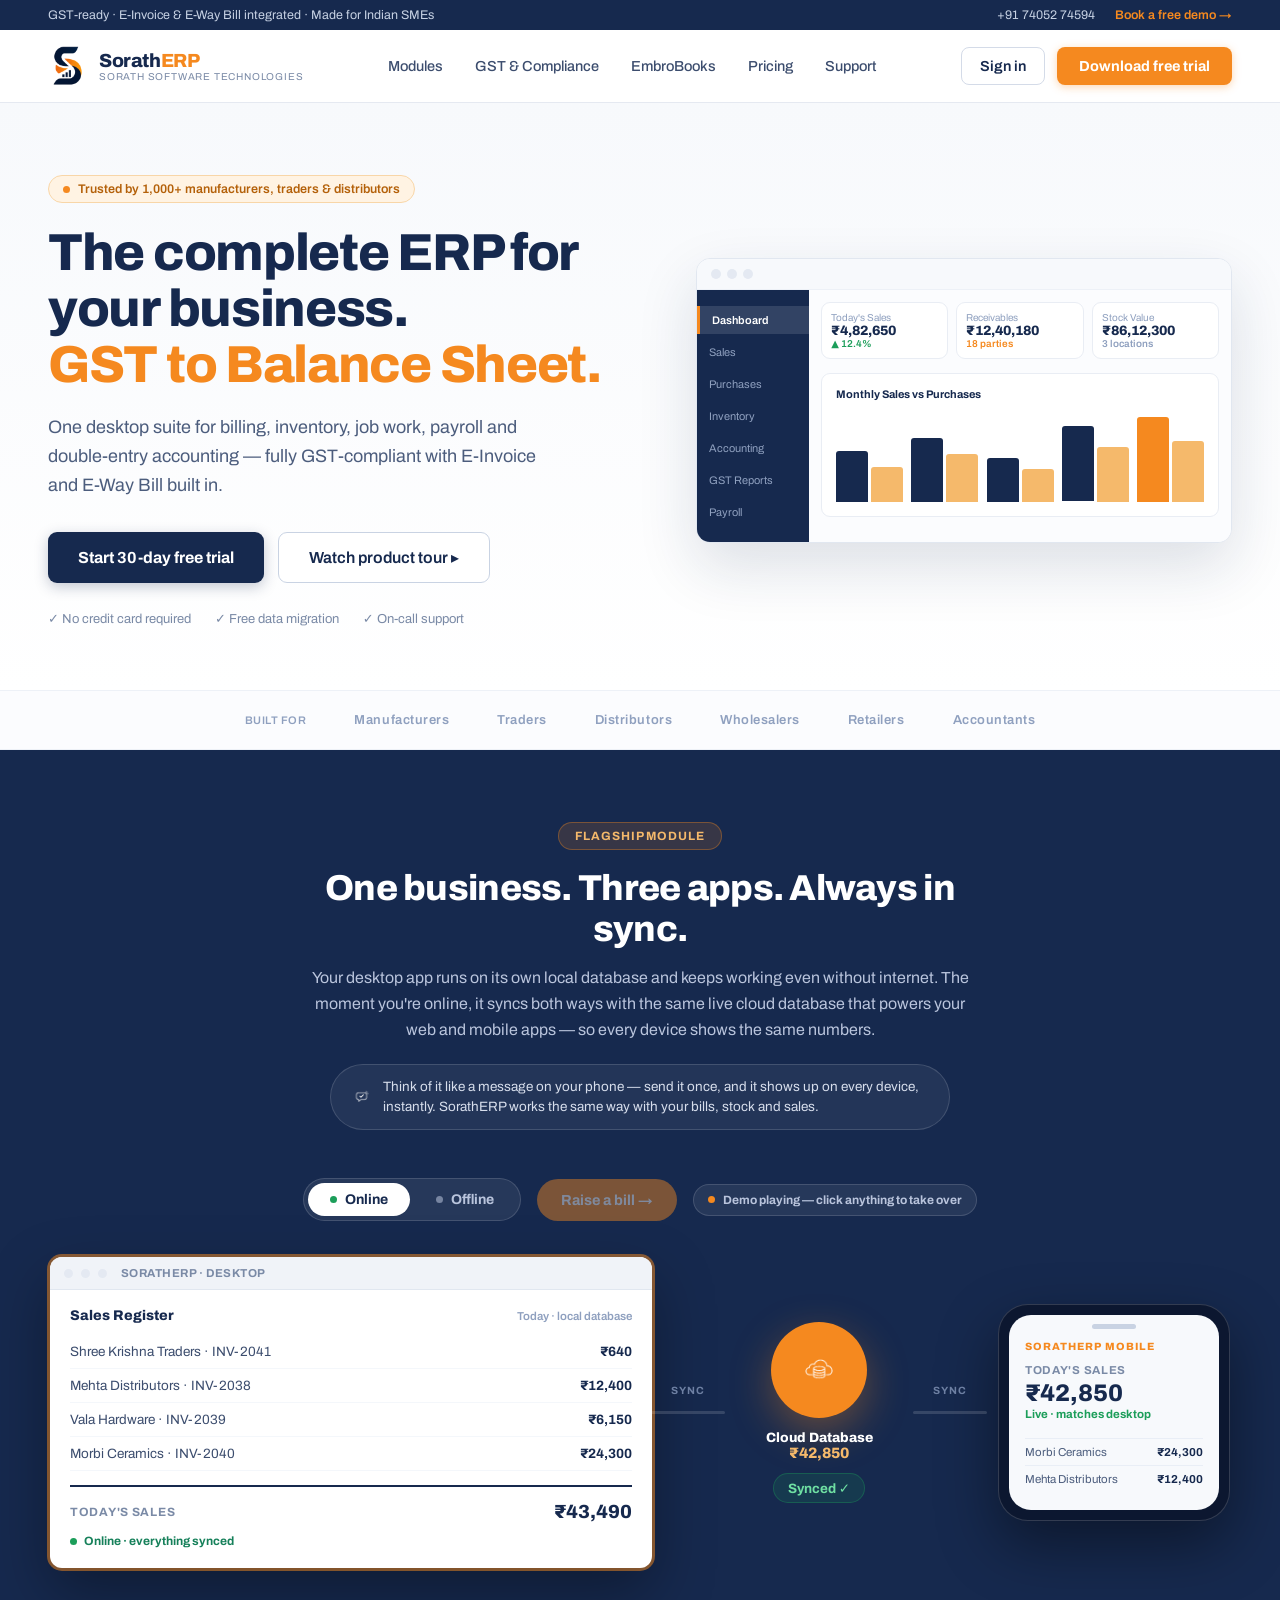
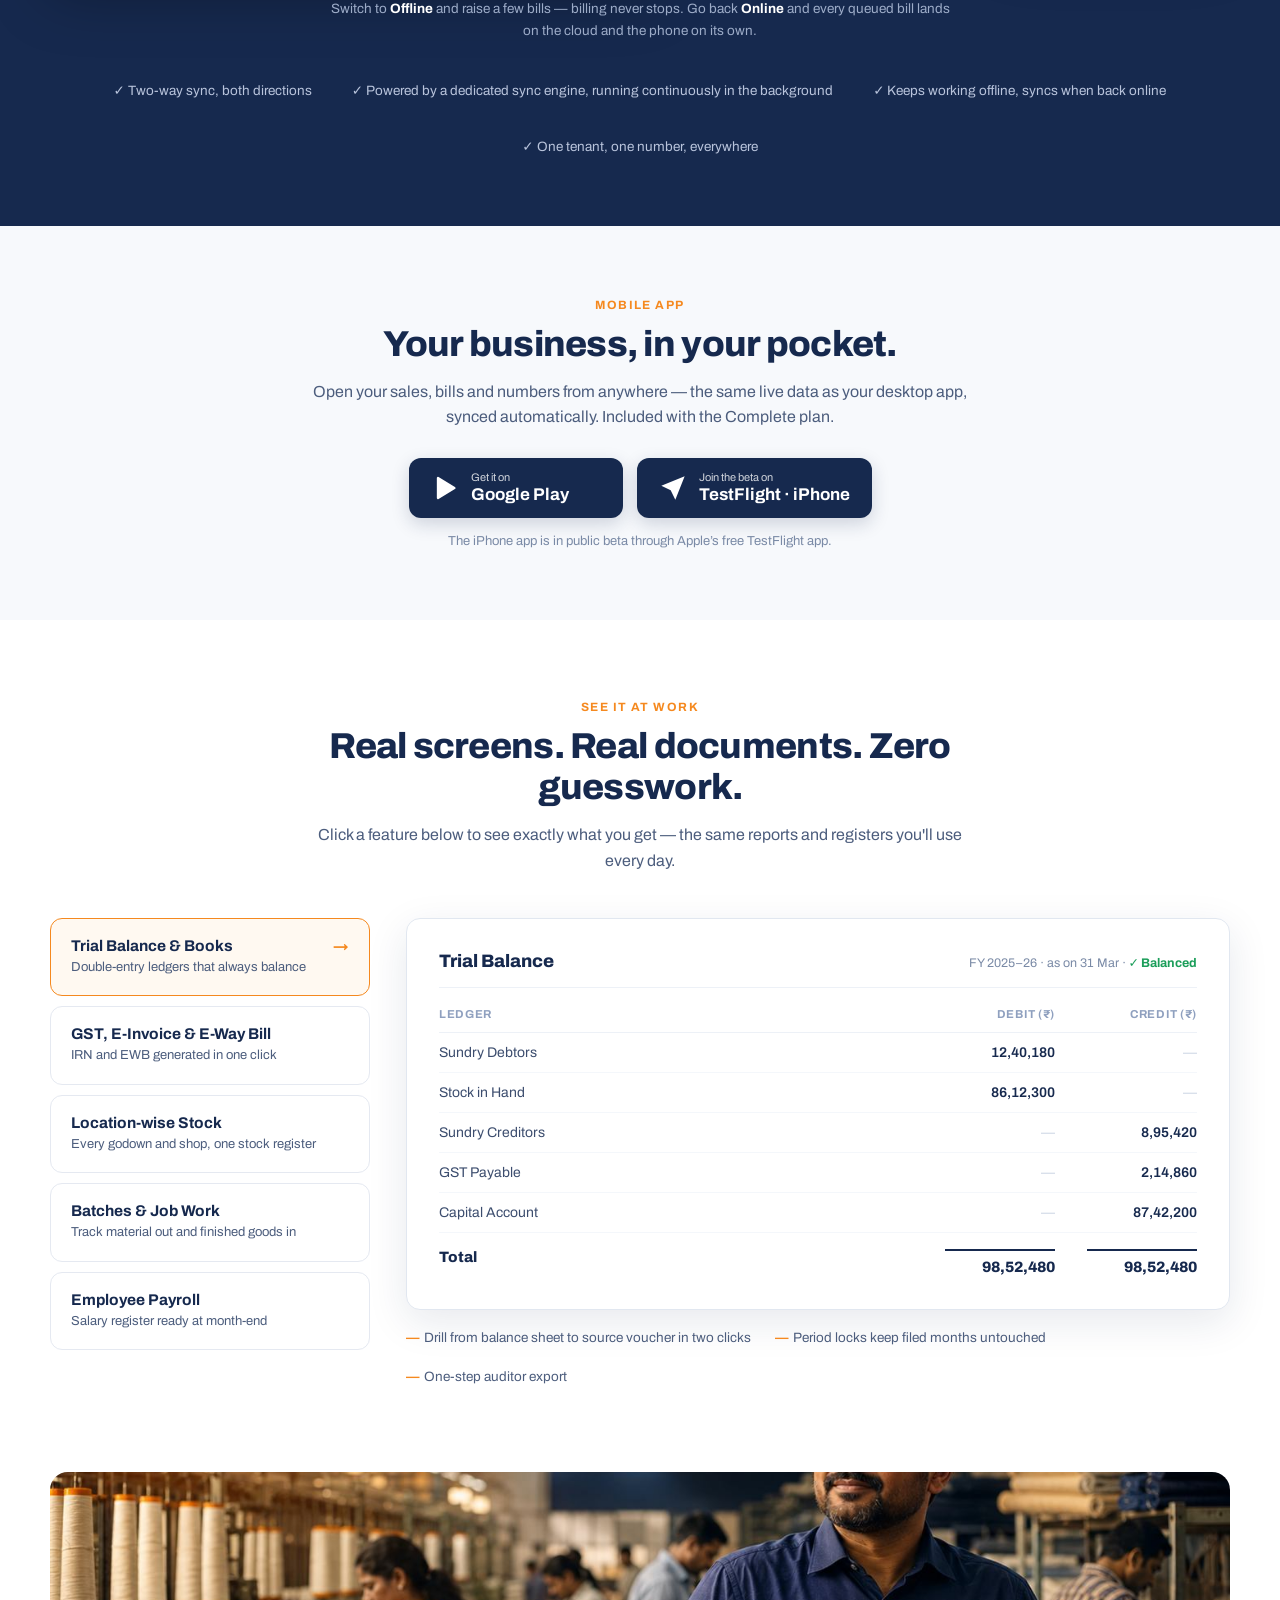
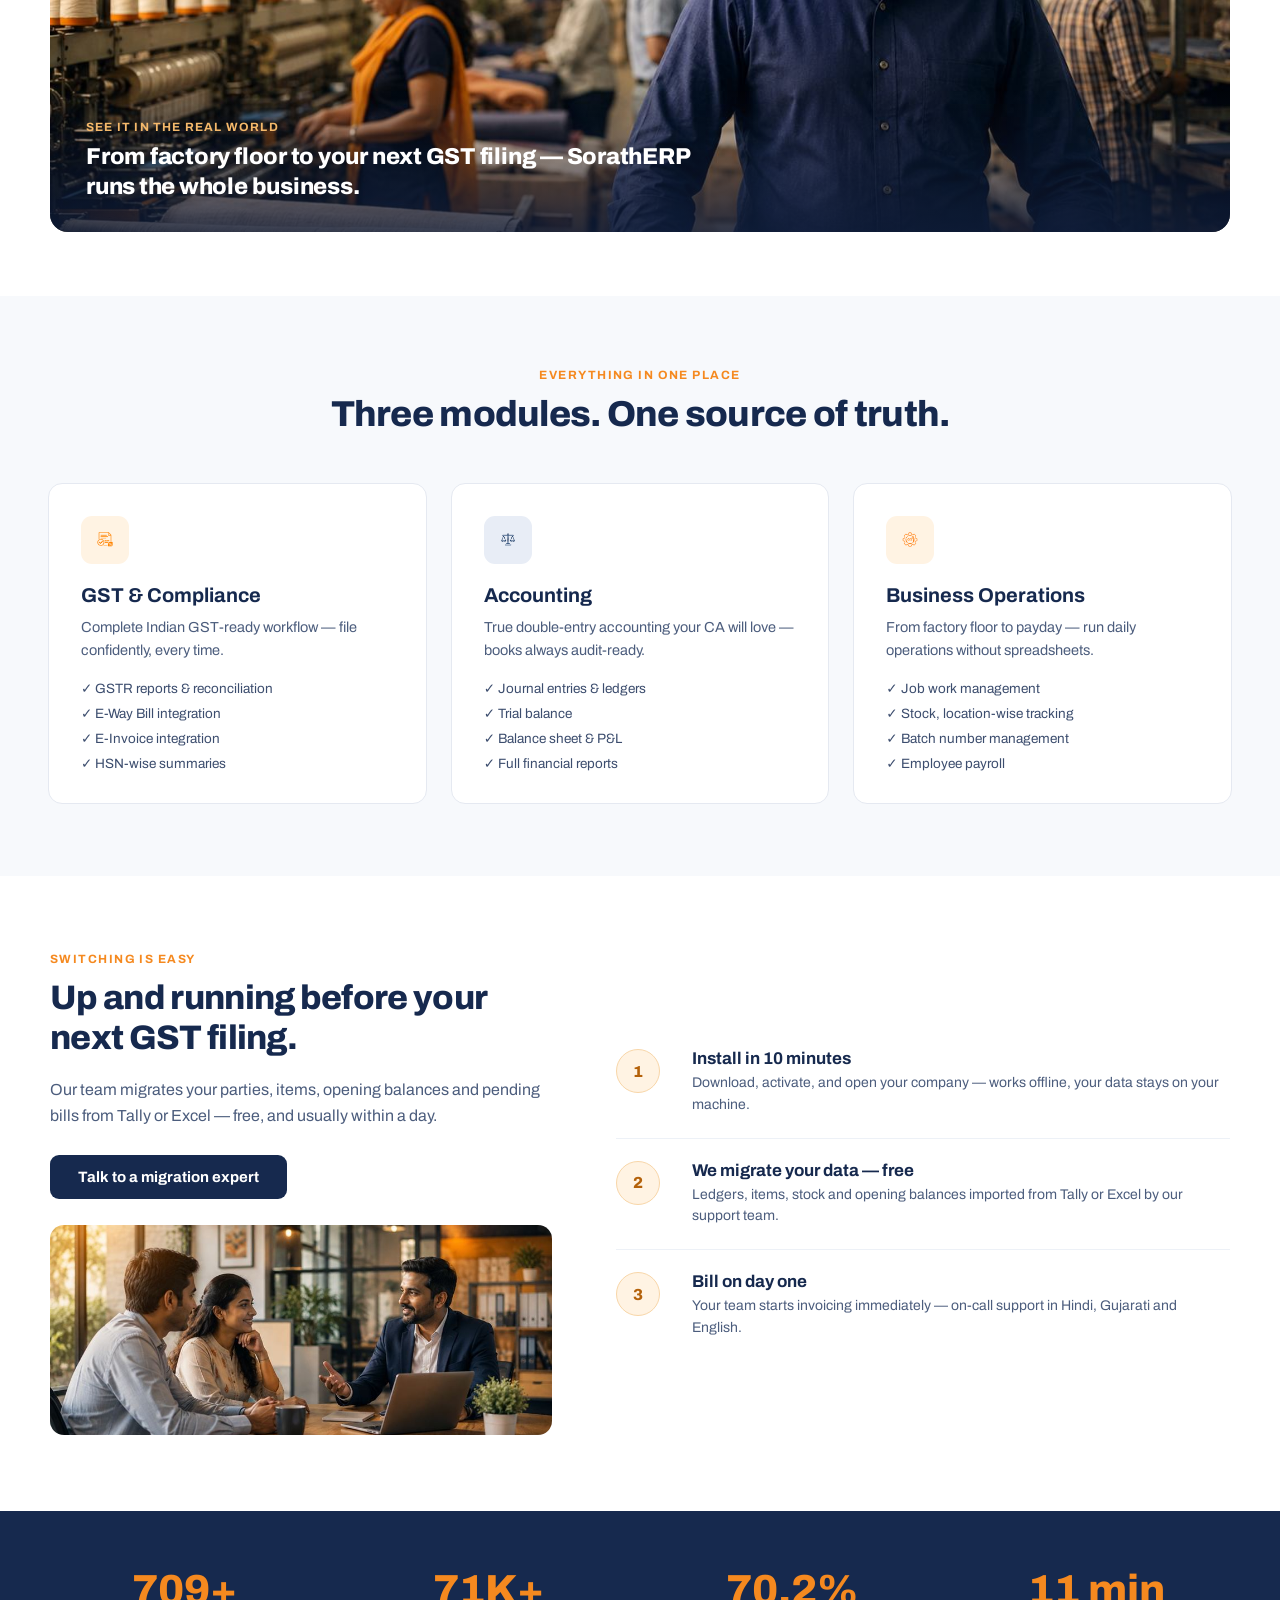
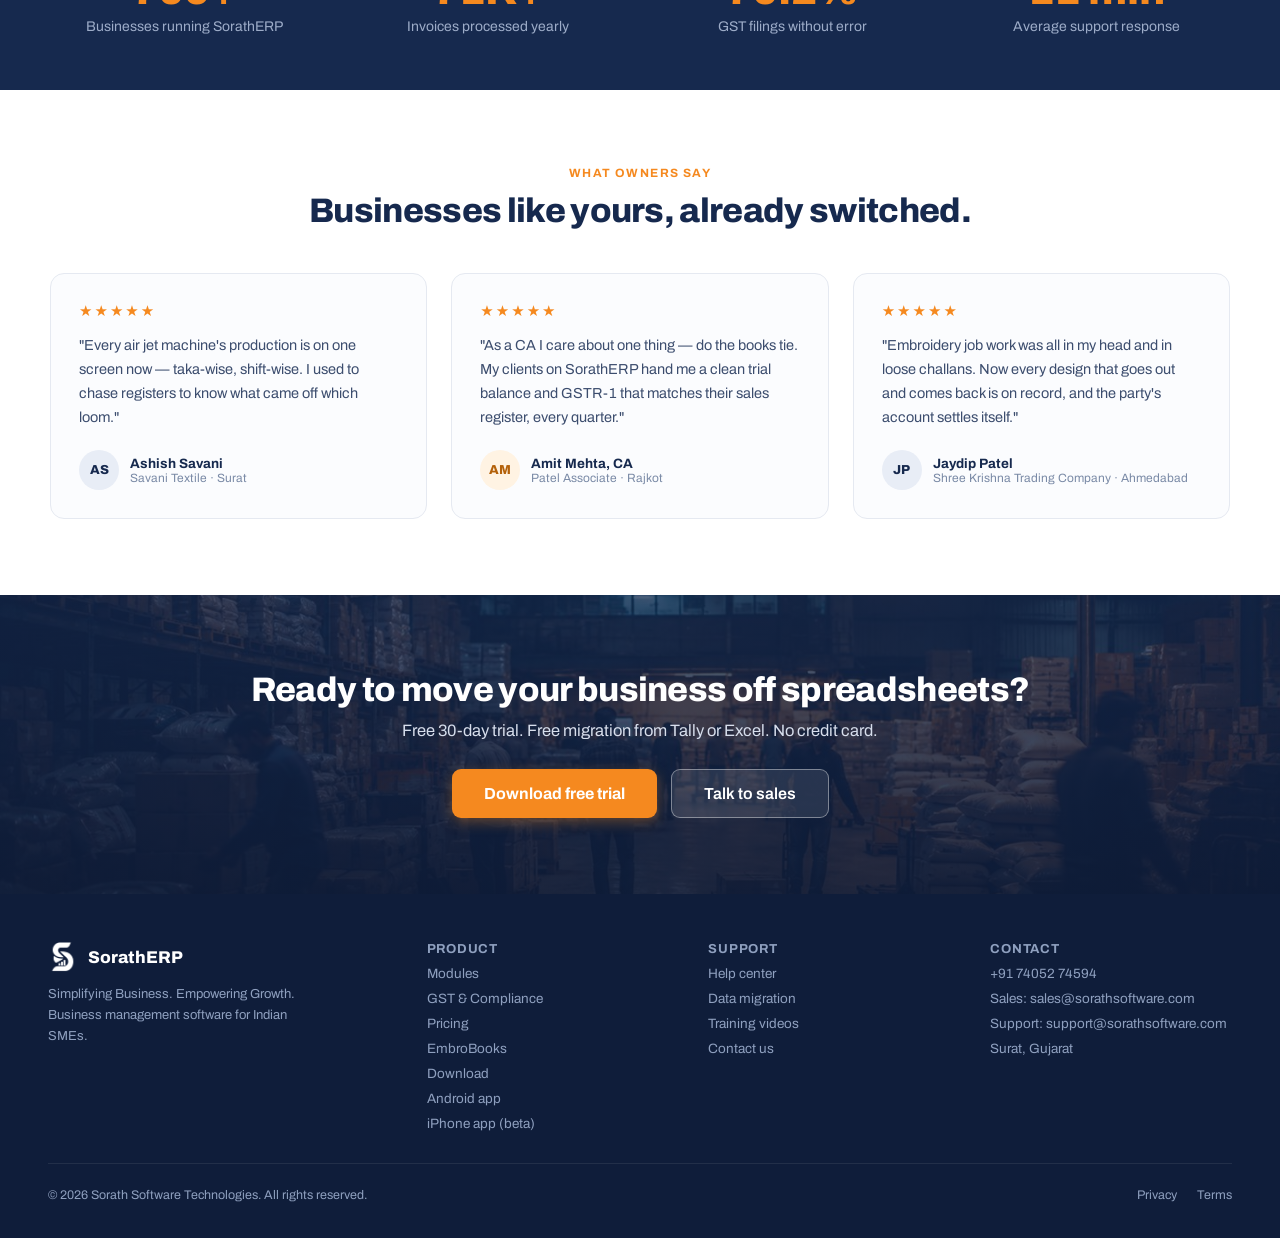
<file: index.html>
<!DOCTYPE html>
<html lang="en">
<head>
<meta charset="utf-8">
<meta name="viewport" content="width=device-width, initial-scale=1">
<meta name="referrer" content="strict-origin-when-cross-origin">
<!-- Google Analytics (GA4) -->
<script async src="https://www.googletagmanager.com/gtag/js?id=G-ZPL8HY80QF"></script>
<script>
  window.dataLayer = window.dataLayer || [];
  function gtag(){dataLayer.push(arguments);}
  gtag('js', new Date());
  gtag('config', 'G-ZPL8HY80QF');
</script>
<title>SorathERP — The complete ERP for your business</title>
<meta name="description" content="One desktop suite for billing, inventory, job work, payroll and double-entry accounting — fully GST-compliant with E-Invoice and E-Way Bill built in.">
<link rel="canonical" href="https://sorathsoftware.com/">
<meta property="og:type" content="website">
<meta property="og:site_name" content="SorathERP">
<meta property="og:title" content="SorathERP — The complete ERP for your business">
<meta property="og:description" content="One desktop suite for billing, inventory, job work, payroll and double-entry accounting — fully GST-compliant with E-Invoice and E-Way Bill built in.">
<meta property="og:url" content="https://sorathsoftware.com/">
<meta property="og:image" content="https://sorathsoftware.com/assets/images/home-real-business-banner.jpg">
<meta property="og:locale" content="en_IN">
<meta name="twitter:card" content="summary_large_image">
<meta name="twitter:title" content="SorathERP — The complete ERP for your business">
<meta name="twitter:description" content="One desktop suite for billing, inventory, job work, payroll and double-entry accounting — fully GST-compliant with E-Invoice and E-Way Bill built in.">
<meta name="twitter:image" content="https://sorathsoftware.com/assets/images/home-real-business-banner.jpg">
<link rel="icon" href="favicon.ico" sizes="any">
<link rel="icon" href="assets/icon-192.png" type="image/png">
<link rel="apple-touch-icon" href="assets/icon-192.png">
<link rel="manifest" href="site.webmanifest">
<meta name="theme-color" content="#16294E">
<link rel="preconnect" href="https://fonts.googleapis.com">
<link rel="preconnect" href="https://fonts.gstatic.com" crossorigin>
<link href="https://fonts.googleapis.com/css2?family=Archivo:wght@400;500;600;700;800&display=swap" rel="stylesheet">
<link rel="stylesheet" href="css/style.css">
<script type="application/ld+json">
{
  "@context": "https://schema.org",
  "@type": "Organization",
  "name": "Sorath Software Technologies",
  "url": "https://sorathsoftware.com/",
  "logo": "https://sorathsoftware.com/assets/app-icon.png",
  "email": "sales@sorathsoftware.com",
  "address": {
    "@type": "PostalAddress",
    "addressLocality": "Surat",
    "addressRegion": "Gujarat",
    "addressCountry": "IN"
  },
  "sameAs": []
}
</script>
<script type="application/ld+json">
{
  "@context": "https://schema.org",
  "@type": "SoftwareApplication",
  "name": "SorathERP",
  "applicationCategory": "BusinessApplication",
  "operatingSystem": "Windows",
  "description": "One desktop suite for billing, inventory, job work, payroll and double-entry accounting — fully GST-compliant with E-Invoice and E-Way Bill built in.",
  "url": "https://sorathsoftware.com/",
  "offers": {
    "@type": "AggregateOffer",
    "priceCurrency": "INR",
    "lowPrice": "11999",
    "highPrice": "14999",
    "offerCount": "2",
    "url": "https://sorathsoftware.com/pricing.html"
  },
  "publisher": {
    "@type": "Organization",
    "name": "Sorath Software Technologies"
  }
}
</script>
</head>
<body>
<div class="page">

<!-- ============ TOP BAR ============ -->
<div class="top-bar">
  <span>GST-ready · E-Invoice &amp; E-Way Bill integrated · Made for Indian SMEs</span>
  <span class="top-bar-right">
    <a href="tel:+917405274594">+91 74052 74594</a>
    <button class="top-bar-cta" type="button" data-action="demo">Book a free demo →</button>
  </span>
</div>

<!-- ============ NAV ============ -->
<header class="nav">
  <a class="nav-brand" href="index.html">
    <img src="assets/app-icon.png" alt="SorathERP">
    <div>
      <div class="nav-brand-name">Sorath<span>ERP</span></div>
      <div class="nav-brand-sub">Sorath Software Technologies</div>
    </div>
  </a>
  <button class="nav-toggle" id="nav-toggle" type="button" aria-label="Toggle menu" aria-expanded="false">
    <span class="nav-toggle-bar"></span><span class="nav-toggle-bar"></span><span class="nav-toggle-bar"></span>
  </button>
  <div class="nav-menu" id="nav-menu">
  <nav class="nav-links">
    <a href="modules.html">Modules</a>
    <a href="gst-compliance.html">GST &amp; Compliance</a>
    <a href="embrobooks.html">EmbroBooks</a>
    <a href="pricing.html">Pricing</a>
    <a href="support.html">Support</a>
  </nav>
  <div class="nav-actions">
    <a class="btn-signin" href="https://erp.sorathsoftware.com/" target="_blank" rel="noopener">Sign in</a>
    <button class="btn-download" type="button" data-action="download">Download free trial</button>
  </div>
  </div>
</header>

<!-- ============ HERO ============ -->
<section class="hero">
  <div class="hero-content">
    <div class="hero-badge"><span class="hero-badge-dot"></span>Trusted by 1,000+ manufacturers, traders &amp; distributors</div>
    <h1 class="hero-title">The complete ERP for your business.<br><span class="accent">GST to Balance Sheet.</span></h1>
    <p class="hero-subtitle">One desktop suite for billing, inventory, job work, payroll and double-entry accounting — fully GST-compliant with E-Invoice and E-Way Bill built in.</p>
    <div class="hero-ctas">
      <button class="btn-trial" type="button" data-action="download">Start 30-day free trial</button>
      <button class="btn-tour" type="button" data-action="tour">Watch product tour ▸</button>
    </div>
    <div class="hero-trust-list">
      <span>✓ No credit card required</span><span>✓ Free data migration</span><span>✓ On-call support</span>
    </div>
  </div>
  <div class="hero-mockup">
    <div class="mockup-window">
      <div class="mockup-titlebar"><span class="mockup-dot"></span><span class="mockup-dot"></span><span class="mockup-dot"></span></div>
      <div class="mockup-body">
        <div class="mockup-sidebar">
          <div class="mockup-sidebar-item active">Dashboard</div>
          <div class="mockup-sidebar-item">Sales</div>
          <div class="mockup-sidebar-item">Purchases</div>
          <div class="mockup-sidebar-item">Inventory</div>
          <div class="mockup-sidebar-item">Accounting</div>
          <div class="mockup-sidebar-item">GST Reports</div>
          <div class="mockup-sidebar-item">Payroll</div>
        </div>
        <div class="mockup-content">
          <div class="mockup-stats">
            <div class="mockup-stat-card"><div class="mockup-stat-label">Today's Sales</div><div class="mockup-stat-value">₹4,82,650</div><div class="mockup-stat-sub up">▲ 12.4%</div></div>
            <div class="mockup-stat-card"><div class="mockup-stat-label">Receivables</div><div class="mockup-stat-value">₹12,40,180</div><div class="mockup-stat-sub warn">18 parties</div></div>
            <div class="mockup-stat-card"><div class="mockup-stat-label">Stock Value</div><div class="mockup-stat-value">₹86,12,300</div><div class="mockup-stat-sub muted">3 locations</div></div>
          </div>
          <div class="mockup-chart-card">
            <div class="mockup-chart-title">Monthly Sales vs Purchases</div>
            <div class="chart-bars">
              <div class="chart-bar-group"><span class="chart-bar navy" style="height:55%;animation-delay:.1s"></span><span class="chart-bar light" style="height:38%;animation-delay:.2s"></span></div>
              <div class="chart-bar-group"><span class="chart-bar navy" style="height:70%;animation-delay:.25s"></span><span class="chart-bar light" style="height:52%;animation-delay:.35s"></span></div>
              <div class="chart-bar-group"><span class="chart-bar navy" style="height:48%;animation-delay:.4s"></span><span class="chart-bar light" style="height:36%;animation-delay:.5s"></span></div>
              <div class="chart-bar-group"><span class="chart-bar navy" style="height:82%;animation-delay:.55s"></span><span class="chart-bar light" style="height:60%;animation-delay:.65s"></span></div>
              <div class="chart-bar-group"><span class="chart-bar orange" style="height:92%;animation-delay:.7s"></span><span class="chart-bar light" style="height:66%;animation-delay:.8s"></span></div>
            </div>
          </div>
        </div>
      </div>
    </div>
  </div>
</section>

<!-- ============ TRUST STRIP ============ -->
<div class="trust-strip">
  <span class="trust-strip-label">Built for</span>
  <span>Manufacturers</span><span>Traders</span><span>Distributors</span><span>Wholesalers</span><span>Retailers</span><span>Accountants</span>
</div>

<!-- ============ LOCAL ⇄ CLOUD SYNC (SCROLL-DRIVEN) ============ -->
<section class="sync-section" id="sync">
  <div class="sync-header">
    <div class="sync-badge">Flagship module</div>
    <h2 class="sync-title">One business. Three apps. Always in sync.</h2>
    <div class="sync-desc">Your desktop app runs on its own local database and keeps working even without internet. The moment you're online, it syncs both ways with the same live cloud database that powers your web and mobile apps — so every device shows the same numbers.</div>
    <div class="sync-analogy">
      <img src="assets/icons/sync-demo-analogy.png" alt="" width="22" height="22">
      <span>Think of it like a message on your phone — send it once, and it shows up on every device, instantly. SorathERP works the same way with your bills, stock and sales.</span>
    </div>
  </div>

  <div class="sync-controls">
    <div class="sync-seg" role="group" aria-label="Internet connection">
      <button class="sync-seg-opt online" type="button" data-conn="online" aria-pressed="true"><span class="sync-seg-dot"></span>Online</button>
      <button class="sync-seg-opt offline" type="button" data-conn="offline" aria-pressed="false"><span class="sync-seg-dot"></span>Offline</button>
    </div>
    <button class="btn-raise-bill" id="sync-raise" type="button">Raise a bill →</button>
    <span class="sync-demo-chip" id="sync-demo-chip" hidden><span class="sync-demo-chip-dot"></span>Demo playing — click anything to take over</span>
  </div>

  <div class="sync-stage">
    <!-- Desktop app -->
    <div class="sync-app" id="sync-app">
      <div class="sync-app-bar">
        <span class="mockup-dot"></span><span class="mockup-dot"></span><span class="mockup-dot"></span>
        <span class="sync-app-name">SorathERP · Desktop</span>
      </div>
      <div class="sync-app-body">
        <div class="sync-app-head">
          <span class="sync-app-title">Sales Register</span>
          <span class="sync-app-sub">Today · local database</span>
        </div>
        <div class="sync-bill-list" id="sync-bill-list">
          <div class="sync-bill-row"><span>Mehta Distributors · INV-2038</span><span class="sync-bill-amt">₹12,400</span></div>
          <div class="sync-bill-row"><span>Vala Hardware · INV-2039</span><span class="sync-bill-amt">₹6,150</span></div>
          <div class="sync-bill-row"><span>Morbi Ceramics · INV-2040</span><span class="sync-bill-amt">₹24,300</span></div>
        </div>
        <div class="sync-app-foot">
          <span class="sync-app-foot-label">Today's Sales</span>
          <span class="sync-app-total" id="sync-app-total">₹42,850</span>
        </div>
        <div class="sync-app-state is-online" id="sync-app-state"><span class="dot"></span><span id="sync-app-state-text">Online · everything synced</span></div>
      </div>
    </div>

    <!-- Desktop ⇄ Cloud -->
    <div class="sync-link" id="sync-link-1">
      <span class="sync-link-label">sync</span>
      <span class="sync-link-blocked" aria-hidden="true">!</span>
      <span class="sync-link-dot"><img src="assets/icons/sync-demo-bill.png" alt=""></span>
    </div>

    <!-- Cloud -->
    <div class="sync-cloud-node" id="sync-cloud">
      <div class="sync-cloud-disc"><img src="assets/icons/sync-cloud.png" alt="Cloud database"></div>
      <div class="sync-cloud-name">Cloud Database<br><span class="sync-cloud-total" id="sync-cloud-total">₹42,850</span></div>
      <span class="sync-status-pill" id="sync-status-cloud">Synced ✓</span>
    </div>

    <!-- Cloud ⇄ Phone -->
    <div class="sync-link" id="sync-link-2">
      <span class="sync-link-label">sync</span>
      <span class="sync-link-blocked" aria-hidden="true">!</span>
      <span class="sync-link-dot"><img src="assets/icons/sync-demo-bill.png" alt=""></span>
    </div>

    <!-- Phone -->
    <div class="sync-phone" id="sync-phone">
      <div class="sync-phone-screen">
        <div class="sync-phone-notch"><span></span></div>
        <div class="sync-phone-body">
          <div class="sync-phone-app">SorathERP Mobile</div>
          <div class="sync-phone-label">Today's Sales</div>
          <div class="sync-phone-total" id="sync-phone-total">₹42,850</div>
          <div class="sync-phone-delta" id="sync-phone-delta"></div>
          <div class="sync-phone-rows" id="sync-phone-rows">
            <div class="sync-phone-row"><span>Morbi Ceramics</span><b>₹24,300</b></div>
            <div class="sync-phone-row"><span>Mehta Distributors</span><b>₹12,400</b></div>
          </div>
          <div class="sync-phone-stale">Waiting for the desktop to come back online.</div>
        </div>
      </div>
    </div>
  </div>

  <p class="sync-stage-caption" id="sync-caption">Switch to <b>Offline</b> and raise a few bills — billing never stops. Go back <b>Online</b> and every queued bill lands on the cloud and the phone on its own.</p>

  <div class="sync-features">
    <span>✓ Two-way sync, both directions</span>
    <span>✓ Powered by a dedicated sync engine, running continuously in the background</span>
    <span>✓ Keeps working offline, syncs when back online</span>
    <span>✓ One tenant, one number, everywhere</span>
  </div>
</section>

<!-- ============ MOBILE APP ============ -->
<section class="app-section" id="mobile-app">
  <div class="app-inner">
    <div class="showcase-eyebrow">Mobile app</div>
    <h2 class="showcase-title">Your business, in your pocket.</h2>
    <div class="showcase-desc">Open your sales, bills and numbers from anywhere — the same live data as your desktop app, synced automatically. Included with the Complete plan.</div>
    <div class="store-buttons">
      <a class="store-btn" href="https://play.google.com/store/apps/details?id=com.sorathsoftware.soratherp" target="_blank" rel="noopener">
        <svg viewBox="0 0 24 24" width="28" height="28" aria-hidden="true"><path fill="currentColor" d="M5 3.5v17a1 1 0 0 0 1.5.9l14-8.5a1 1 0 0 0 0-1.8l-14-8.5A1 1 0 0 0 5 3.5z"/></svg>
        <span><small>Get it on</small><b>Google Play</b></span>
      </a>
      <a class="store-btn" href="https://testflight.apple.com/join/1mRCrmcE" target="_blank" rel="noopener">
        <svg viewBox="0 0 24 24" width="28" height="28" aria-hidden="true"><path fill="currentColor" d="M22 2 2 10l8 4 4 8z"/></svg>
        <span><small>Join the beta on</small><b>TestFlight · iPhone</b></span>
      </a>
    </div>
    <p class="app-note">The iPhone app is in public beta through Apple&rsquo;s free TestFlight app.</p>
  </div>
</section>

<!-- ============ INTERACTIVE SHOWCASE: SEE IT AT WORK ============ -->
<section class="showcase-section">
  <div class="showcase-header">
    <div class="showcase-eyebrow">See it at work</div>
    <h2 class="showcase-title">Real screens. Real documents. Zero guesswork.</h2>
    <div class="showcase-desc">Click a feature below to see exactly what you get — the same reports and registers you'll use every day.</div>
  </div>

  <div class="showcase-grid">
    <div class="tab-list" role="tablist" aria-orientation="vertical" aria-label="Feature examples">
      <button class="tab-item active" type="button" data-tab="trial" role="tab" id="tab-trial" aria-controls="panel-trial" aria-selected="true" tabindex="0">
        <div class="tab-item-head">Trial Balance &amp; Books <span class="tab-item-arrow">→</span></div>
        <div class="tab-item-desc">Double-entry ledgers that always balance</div>
      </button>
      <button class="tab-item" type="button" data-tab="gst" role="tab" id="tab-gst" aria-controls="panel-gst" aria-selected="false" tabindex="-1">
        <div class="tab-item-head">GST, E-Invoice &amp; E-Way Bill <span class="tab-item-arrow"></span></div>
        <div class="tab-item-desc">IRN and EWB generated in one click</div>
      </button>
      <button class="tab-item" type="button" data-tab="stock" role="tab" id="tab-stock" aria-controls="panel-stock" aria-selected="false" tabindex="-1">
        <div class="tab-item-head">Location-wise Stock <span class="tab-item-arrow"></span></div>
        <div class="tab-item-desc">Every godown and shop, one stock register</div>
      </button>
      <button class="tab-item" type="button" data-tab="batch" role="tab" id="tab-batch" aria-controls="panel-batch" aria-selected="false" tabindex="-1">
        <div class="tab-item-head">Batches &amp; Job Work <span class="tab-item-arrow"></span></div>
        <div class="tab-item-desc">Track material out and finished goods in</div>
      </button>
      <button class="tab-item" type="button" data-tab="payroll" role="tab" id="tab-payroll" aria-controls="panel-payroll" aria-selected="false" tabindex="-1">
        <div class="tab-item-head">Employee Payroll <span class="tab-item-arrow"></span></div>
        <div class="tab-item-desc">Salary register ready at month-end</div>
      </button>
    </div>

    <!-- document panel -->
    <div class="doc-panel-wrap">
      <div class="doc-panel active" data-panel="trial" id="panel-trial" role="tabpanel" aria-labelledby="tab-trial">
        <div class="doc-card">
          <div class="doc-header">
            <span class="doc-header-title">Trial Balance</span>
            <span class="doc-header-meta">FY 2025–26 · as on 31 Mar · <span style="color:#1C9E5A;font-weight:700">✓ Balanced</span></span>
          </div>
          <div class="doc-table-head tb-cols"><span>Ledger</span><span>Debit (₹)</span><span>Credit (₹)</span></div>
          <div class="doc-row hoverable tb-cols"><span class="ledger-name">Sundry Debtors</span><span class="num val-strong">12,40,180</span><span class="num dim">—</span></div>
          <div class="doc-row hoverable tb-cols"><span class="ledger-name">Stock in Hand</span><span class="num val-strong">86,12,300</span><span class="num dim">—</span></div>
          <div class="doc-row hoverable tb-cols"><span class="ledger-name">Sundry Creditors</span><span class="num dim">—</span><span class="num val-strong">8,95,420</span></div>
          <div class="doc-row hoverable tb-cols"><span class="ledger-name">GST Payable</span><span class="num dim">—</span><span class="num val-strong">2,14,860</span></div>
          <div class="doc-row hoverable tb-cols"><span class="ledger-name">Capital Account</span><span class="num dim">—</span><span class="num val-strong">87,42,200</span></div>
          <div class="tb-total tb-cols"><span>Total</span><span class="num">98,52,480</span><span class="num">98,52,480</span></div>
        </div>
        <div class="doc-notes">
          <span>Drill from balance sheet to source voucher in two clicks</span>
          <span>Period locks keep filed months untouched</span>
          <span>One-step auditor export</span>
        </div>
      </div>

      <div class="doc-panel" data-panel="gst" id="panel-gst" role="tabpanel" aria-labelledby="tab-gst" hidden>
        <div class="doc-card">
          <div class="doc-header">
            <span class="doc-header-title">Tax Invoice · INV-2041</span>
            <span class="doc-header-tags"><span class="doc-pill success">IRN Generated ✓</span><span class="doc-pill success">E-Way Bill ✓</span></span>
          </div>
          <div class="doc-meta-grid">
            <div><div class="doc-meta-label">Billed to</div><div class="doc-meta-value">Shree Krishna Traders</div><div class="doc-meta-sub">GSTIN 24AACFS1234A1Z5 · Rajkot, Gujarat</div></div>
            <div><div class="doc-meta-label">IRN</div><div class="doc-meta-mono">a4f8c2…9d21 · Ack No. 112420412345678</div><div class="doc-meta-sub">EWB-0412-8867-2210 · valid 3 days</div></div>
          </div>
          <div class="doc-table-head inv-cols"><span>Item</span><span>HSN</span><span>GST</span><span class="text-right">Amount (₹)</span></div>
          <div class="doc-row inv-cols"><span class="inv-item">MS Angle 50×50×6 mm</span><span class="inv-sub">7216</span><span class="inv-sub">18%</span><span class="text-right num val-strong">1,20,400</span></div>
          <div class="doc-row inv-cols"><span class="inv-item">GI Sheet 0.8 mm</span><span class="inv-sub">7210</span><span class="inv-sub">18%</span><span class="text-right num val-strong">35,690</span></div>
          <div class="inv-totals">
            <div class="inv-total-block">Taxable <div class="amt num">1,56,090</div></div>
            <div class="inv-total-block">CGST + SGST <div class="amt num">28,110</div></div>
            <div class="inv-total-block">Total <div class="grand num">₹1,84,200</div></div>
          </div>
        </div>
        <div class="doc-notes">
          <span>IRN &amp; QR printed on the invoice automatically</span>
          <span>GSTR-1 and 3B build themselves from your bills</span>
          <span>No portal re-entry, ever</span>
        </div>
      </div>

      <div class="doc-panel" data-panel="stock" id="panel-stock" role="tabpanel" aria-labelledby="tab-stock" hidden>
        <div class="doc-card">
          <div class="doc-header">
            <span class="doc-header-title">Stock Summary · Item-wise</span>
            <span class="doc-header-meta">3 locations · live</span>
          </div>
          <div class="doc-table-head stock-cols"><span>Item</span><span>Factory</span><span>Godown A</span><span>Shop</span><span class="text-right">Total</span></div>
          <div class="doc-row hoverable stock-cols"><span class="val-strong">MS Angle 50×50×6</span><span class="num qty">2,140 kg</span><span class="num qty">5,600 kg</span><span class="num qty">380 kg</span><span class="text-right num val-strong">8,120 kg</span></div>
          <div class="doc-row hoverable stock-cols"><span class="val-strong">GI Sheet 0.8 mm</span><span class="num qty">920 kg</span><span class="num qty">3,150 kg</span><span class="num qty">—</span><span class="text-right num val-strong">4,070 kg</span></div>
          <div class="doc-row hoverable stock-cols"><span class="val-strong">Welding Rod 3.15</span><span class="num qty">64 box</span><span class="num qty">210 box</span><span class="num qty danger">4 box ⚠</span><span class="text-right num val-strong">278 box</span></div>
          <div class="stock-footer">
            <span class="stock-alert">⚠ 1 item below reorder level at Shop</span>
            <span class="stock-value">Stock value: <span class="num">₹86,12,300</span></span>
          </div>
        </div>
        <div class="doc-notes">
          <span>Transfer stock between locations with one voucher</span>
          <span>Reorder alerts before you run out</span>
          <span>Valuation methods: FIFO, weighted average</span>
        </div>
      </div>

      <div class="doc-panel" data-panel="batch" id="panel-batch" role="tabpanel" aria-labelledby="tab-batch" hidden>
        <div class="doc-card">
          <div class="doc-header">
            <span class="doc-header-title">Job Work Register · JW-118</span>
            <span class="doc-pill warn">In process · 68% received</span>
          </div>
          <div class="doc-meta-grid">
            <div><div class="doc-meta-label">Job worker</div><div class="doc-meta-value">Patel Fabricators, Shapar</div><div class="doc-meta-sub">Challan JC-244 · sent 02 Mar 2026</div></div>
            <div><div class="doc-meta-label">Process</div><div class="doc-meta-value">Powder coating</div><div class="doc-meta-sub">Due back 18 Mar 2026</div></div>
          </div>
          <div class="doc-table-head jw-cols"><span>Item · Batch</span><span>Sent</span><span>Received</span><span>Pending</span></div>
          <div class="doc-row jw-cols"><span class="val-strong">Panel Frame · <span class="jw-batch">B-2603</span></span><span class="num qty">500 pcs</span><span class="num jw-meta">340 pcs</span><span class="num jw-meta pending">160 pcs</span></div>
          <div class="doc-row jw-cols"><span class="val-strong">Door Bracket · <span class="jw-batch">B-2598</span></span><span class="num qty">1,200 pcs</span><span class="num jw-meta">820 pcs</span><span class="num jw-meta pending">380 pcs</span></div>
          <div class="jw-progress-wrap">
            <div class="jw-progress-track"><span class="jw-progress-fill" style="width:68%"></span></div>
            <div class="jw-progress-labels"><span>1,160 of 1,700 pcs received back</span><span>ITC-04 ready</span></div>
          </div>
        </div>
        <div class="doc-notes">
          <span>Batch numbers follow goods through every process</span>
          <span>Pending challans chased automatically</span>
          <span>ITC-04 built from your challans</span>
        </div>
      </div>

      <div class="doc-panel" data-panel="payroll" id="panel-payroll" role="tabpanel" aria-labelledby="tab-payroll" hidden>
        <div class="doc-card">
          <div class="doc-header">
            <span class="doc-header-title">Salary Register · March 2026</span>
            <span class="doc-pill success">42 employees · processed ✓</span>
          </div>
          <div class="doc-table-head payroll-cols"><span>Employee</span><span>Basic</span><span>Days</span><span>OT hrs</span><span class="text-right">Net Pay (₹)</span></div>
          <div class="doc-row hoverable payroll-cols"><span class="val-strong">Ramesh Chauhan</span><span class="num qty">18,000</span><span class="num qty">26</span><span class="num qty">12</span><span class="text-right num val-strong">21,450</span></div>
          <div class="doc-row hoverable payroll-cols"><span class="val-strong">Suresh Vala</span><span class="num qty">16,500</span><span class="num qty">24</span><span class="num qty">—</span><span class="text-right num val-strong">15,230</span></div>
          <div class="doc-row hoverable payroll-cols"><span class="val-strong">Meena Parmar</span><span class="num qty">22,000</span><span class="num qty">26</span><span class="num qty">6</span><span class="text-right num val-strong">24,120</span></div>
          <div class="payroll-footer">
            <span class="payroll-note">Advances &amp; deductions adjusted automatically</span>
            <span class="payroll-total">Total payout: <span class="num">₹8,64,900</span></span>
          </div>
        </div>
        <div class="doc-notes">
          <span>Attendance, OT and advances in one register</span>
          <span>Payslips printed or shared in one click</span>
          <span>Salary posts straight into your books</span>
        </div>
      </div>
    </div>
  </div>
</section>

<!-- ============ PHOTO BANNER: REAL BUSINESS ============ -->
<section class="photo-banner-section">
  <div class="photo-banner">
    <img src="assets/images/home-real-business-banner.jpg"
      srcset="assets/images/home-real-business-banner-480w.jpg 480w, assets/images/home-real-business-banner-900w.jpg 900w, assets/images/home-real-business-banner.jpg 1440w"
      sizes="(max-width: 900px) 100vw, 1180px"
      alt="A manufacturer checking stock and dashboard on the floor" loading="lazy">
    <div class="photo-banner-caption">
      <div class="photo-banner-eyebrow">See it in the real world</div>
      <div class="photo-banner-title">From factory floor to your next GST filing — SorathERP runs the whole business.</div>
    </div>
  </div>
</section>

<!-- ============ THREE MODULES ============ -->
<section class="modules-section">
  <div class="modules-header">
    <div class="modules-eyebrow">Everything in one place</div>
    <h2 class="modules-title">Three modules. One source of truth.</h2>
  </div>
  <div class="modules-grid">
    <div class="module-card orange">
      <div class="module-icon orange-bg"><img src="assets/icons/module-gst-compliance.png" alt="GST &amp; Compliance" width="26" height="26"></div>
      <h3 class="module-title">GST &amp; Compliance</h3>
      <div class="module-desc">Complete Indian GST-ready workflow — file confidently, every time.</div>
      <div class="module-features">
        <span>GSTR reports &amp; reconciliation</span><span>E-Way Bill integration</span><span>E-Invoice integration</span><span>HSN-wise summaries</span>
      </div>
    </div>
    <div class="module-card navy">
      <div class="module-icon navy-bg"><img src="assets/icons/module-accounting.png" alt="Accounting" width="26" height="26"></div>
      <h3 class="module-title">Accounting</h3>
      <div class="module-desc">True double-entry accounting your CA will love — books always audit-ready.</div>
      <div class="module-features">
        <span>Journal entries &amp; ledgers</span><span>Trial balance</span><span>Balance sheet &amp; P&amp;L</span><span>Full financial reports</span>
      </div>
    </div>
    <div class="module-card orange">
      <div class="module-icon orange-bg"><img src="assets/icons/module-business-operations.png" alt="Business Operations" width="26" height="26"></div>
      <h3 class="module-title">Business Operations</h3>
      <div class="module-desc">From factory floor to payday — run daily operations without spreadsheets.</div>
      <div class="module-features">
        <span>Job work management</span><span>Stock, location-wise tracking</span><span>Batch number management</span><span>Employee payroll</span>
      </div>
    </div>
  </div>
</section>

<!-- ============ HOW YOU GET STARTED ============ -->
<section class="onboarding-section">
  <div class="onboarding-grid">
    <div>
      <div class="onboarding-eyebrow">Switching is easy</div>
      <h2 class="onboarding-title">Up and running before your next GST filing.</h2>
      <p class="onboarding-desc">Our team migrates your parties, items, opening balances and pending bills from Tally or Excel — free, and usually within a day.</p>
      <a class="btn-migration" href="https://wa.me/917405274594?text=Hi%2C%20I%27d%20like%20to%20talk%20to%20a%20migration%20expert%20about%20switching%20to%20SorathERP." target="_blank" rel="noopener">Talk to a migration expert</a>
      <div class="onboarding-photo"><img src="assets/images/home-migration-support.jpg"
        srcset="assets/images/home-migration-support-480w.jpg 480w, assets/images/home-migration-support-900w.jpg 900w, assets/images/home-migration-support.jpg 1440w"
        sizes="(max-width: 900px) 100vw, 500px"
        alt="Our team helping a customer migrate their data" loading="lazy"></div>
    </div>
    <div class="steps">
      <div class="step">
        <span class="step-number">1</span>
        <div><h3 class="step-title">Install in 10 minutes</h3><div class="step-desc">Download, activate, and open your company — works offline, your data stays on your machine.</div></div>
      </div>
      <div class="step">
        <span class="step-number">2</span>
        <div><h3 class="step-title">We migrate your data — free</h3><div class="step-desc">Ledgers, items, stock and opening balances imported from Tally or Excel by our support team.</div></div>
      </div>
      <div class="step">
        <span class="step-number">3</span>
        <div><h3 class="step-title">Bill on day one</h3><div class="step-desc">Your team starts invoicing immediately — on-call support in Hindi, Gujarati and English.</div></div>
      </div>
    </div>
  </div>
</section>

<!-- ============ STATS BAND ============ -->
<section class="stats-band">
  <div><div class="stat-value"><span data-count="1000">0</span>+</div><div class="stat-label">Businesses running SorathERP</div></div>
  <div><div class="stat-value"><span data-count="100">0</span>K+</div><div class="stat-label">Invoices processed yearly</div></div>
  <div><div class="stat-value"><span data-count="99">0</span>.2%</div><div class="stat-label">GST filings without error</div></div>
  <div><div class="stat-value"><span data-count="15">0</span> min</div><div class="stat-label">Average support response</div></div>
</section>

<!-- ============ TESTIMONIALS ============ -->
<section class="testimonials-section">
  <div class="testimonials-header">
    <div class="testimonials-eyebrow">What owners say</div>
    <h2 class="testimonials-title">Businesses like yours, already switched.</h2>
  </div>
  <div class="testimonials-grid">
    <div class="testimonial-card">
      <div class="testimonial-stars">★★★★★</div>
      <div class="testimonial-quote">"Every air jet machine's production is on one screen now — taka-wise, shift-wise. I used to chase registers to know what came off which loom."</div>
      <div class="testimonial-author"><span class="testimonial-avatar navy">AS</span><div><div class="testimonial-name">Ashish Savani</div><div class="testimonial-company">Savani Textile · Surat</div></div></div>
    </div>
    <div class="testimonial-card">
      <div class="testimonial-stars">★★★★★</div>
      <div class="testimonial-quote">"As a CA I care about one thing — do the books tie. My clients on SorathERP hand me a clean trial balance and GSTR-1 that matches their sales register, every quarter."</div>
      <div class="testimonial-author"><span class="testimonial-avatar orange">AM</span><div><div class="testimonial-name">Amit Mehta, CA</div><div class="testimonial-company">Patel Associate · Rajkot</div></div></div>
    </div>
    <div class="testimonial-card">
      <div class="testimonial-stars">★★★★★</div>
      <div class="testimonial-quote">"Embroidery job work was all in my head and in loose challans. Now every design that goes out and comes back is on record, and the party's account settles itself."</div>
      <div class="testimonial-author"><span class="testimonial-avatar navy">JP</span><div><div class="testimonial-name">Jaydip Patel</div><div class="testimonial-company">Shree Krishna Trading Company · Ahmedabad</div></div></div>
    </div>
  </div>
</section>

<!-- ============ CTA ============ -->
<section class="cta-section photo" style="--cta-bg-image:url('../assets/images/home-cta-background.jpg')">
  <h2 class="cta-title">Ready to move your business off spreadsheets?</h2>
  <div class="cta-desc">Free 30-day trial. Free migration from Tally or Excel. No credit card.</div>
  <div class="cta-buttons">
    <button class="btn-cta-primary" type="button" data-action="download">Download free trial</button>
    <a class="btn-cta-secondary" href="https://wa.me/917405274594?text=Hi%2C%20I%27d%20like%20to%20talk%20to%20your%20sales%20team%20about%20SorathERP." target="_blank" rel="noopener">Talk to sales</a>
  </div>
</section>

<!-- ============ FOOTER ============ -->
<footer class="footer">
  <div class="footer-top">
    <div>
      <div class="footer-brand-row"><img src="assets/app-icon.png" alt=""><span class="footer-brand-name">SorathERP</span></div>
      <div class="footer-tagline">Simplifying Business. Empowering Growth.<br>Business management software for Indian SMEs.</div>
    </div>
    <div class="footer-col">
      <span class="footer-col-title">Product</span>
      <a href="modules.html">Modules</a>
      <a href="gst-compliance.html">GST &amp; Compliance</a>
      <a href="pricing.html">Pricing</a>
      <a href="embrobooks.html">EmbroBooks</a>
      <a href="#" data-action="download">Download</a>
      <a href="https://play.google.com/store/apps/details?id=com.sorathsoftware.soratherp" target="_blank" rel="noopener">Android app</a>
      <a href="https://testflight.apple.com/join/1mRCrmcE" target="_blank" rel="noopener">iPhone app (beta)</a>
    </div>
    <div class="footer-col">
      <span class="footer-col-title">Support</span>
      <a href="support.html">Help center</a>
      <a href="support.html">Data migration</a>
      <a href="support.html">Training videos</a>
      <a href="support.html">Contact us</a>
    </div>
    <div class="footer-col">
      <span class="footer-col-title">Contact</span>
      <a href="tel:+917405274594">+91 74052 74594</a>
      <a href="mailto:sales@sorathsoftware.com">Sales: sales@sorathsoftware.com</a>
      <a href="mailto:support@sorathsoftware.com">Support: support@sorathsoftware.com</a>
      <span>Surat, Gujarat</span>
    </div>
  </div>
  <div class="footer-bottom">
    <span>© 2026 Sorath Software Technologies. All rights reserved.</span>
    <span class="footer-legal"><a href="privacy.html">Privacy</a><a href="terms.html">Terms</a></span>
  </div>
</footer>

</div>
<script src="js/main.js"></script>
</body>
</html>
</file>
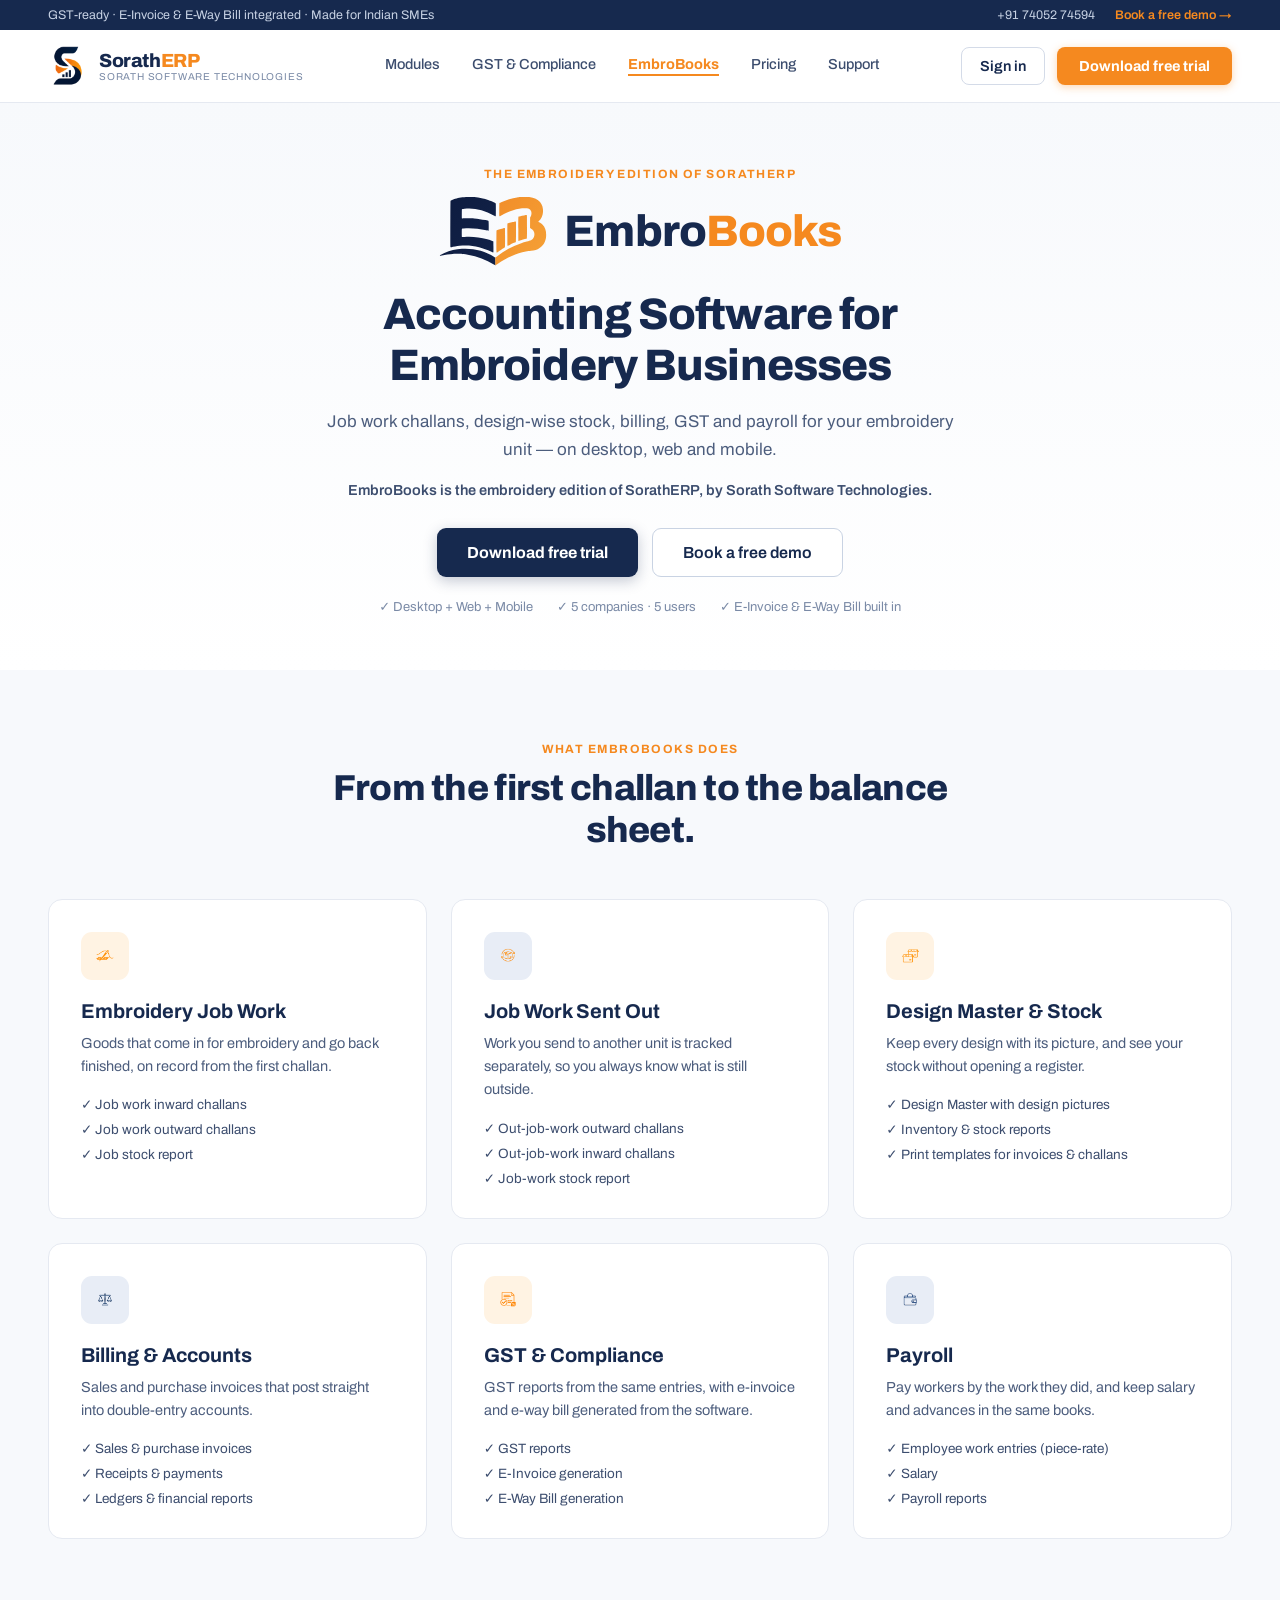
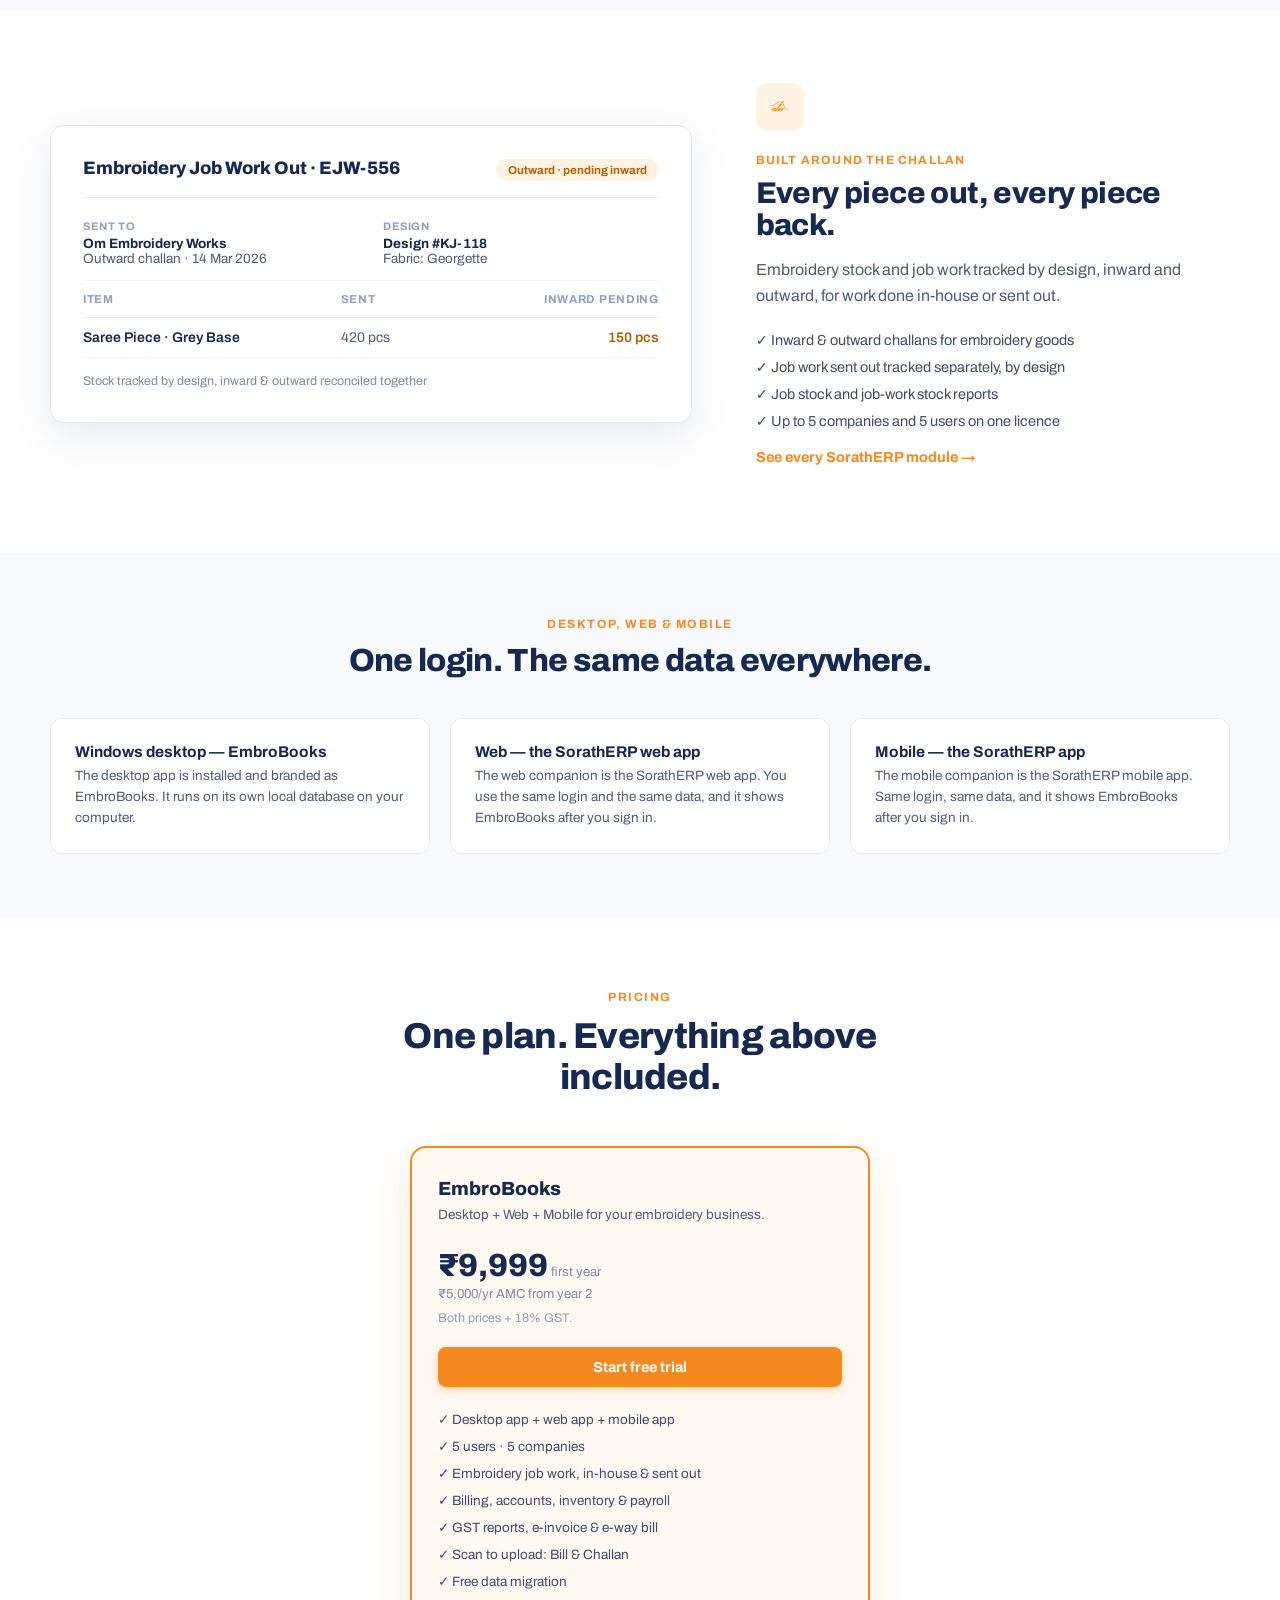
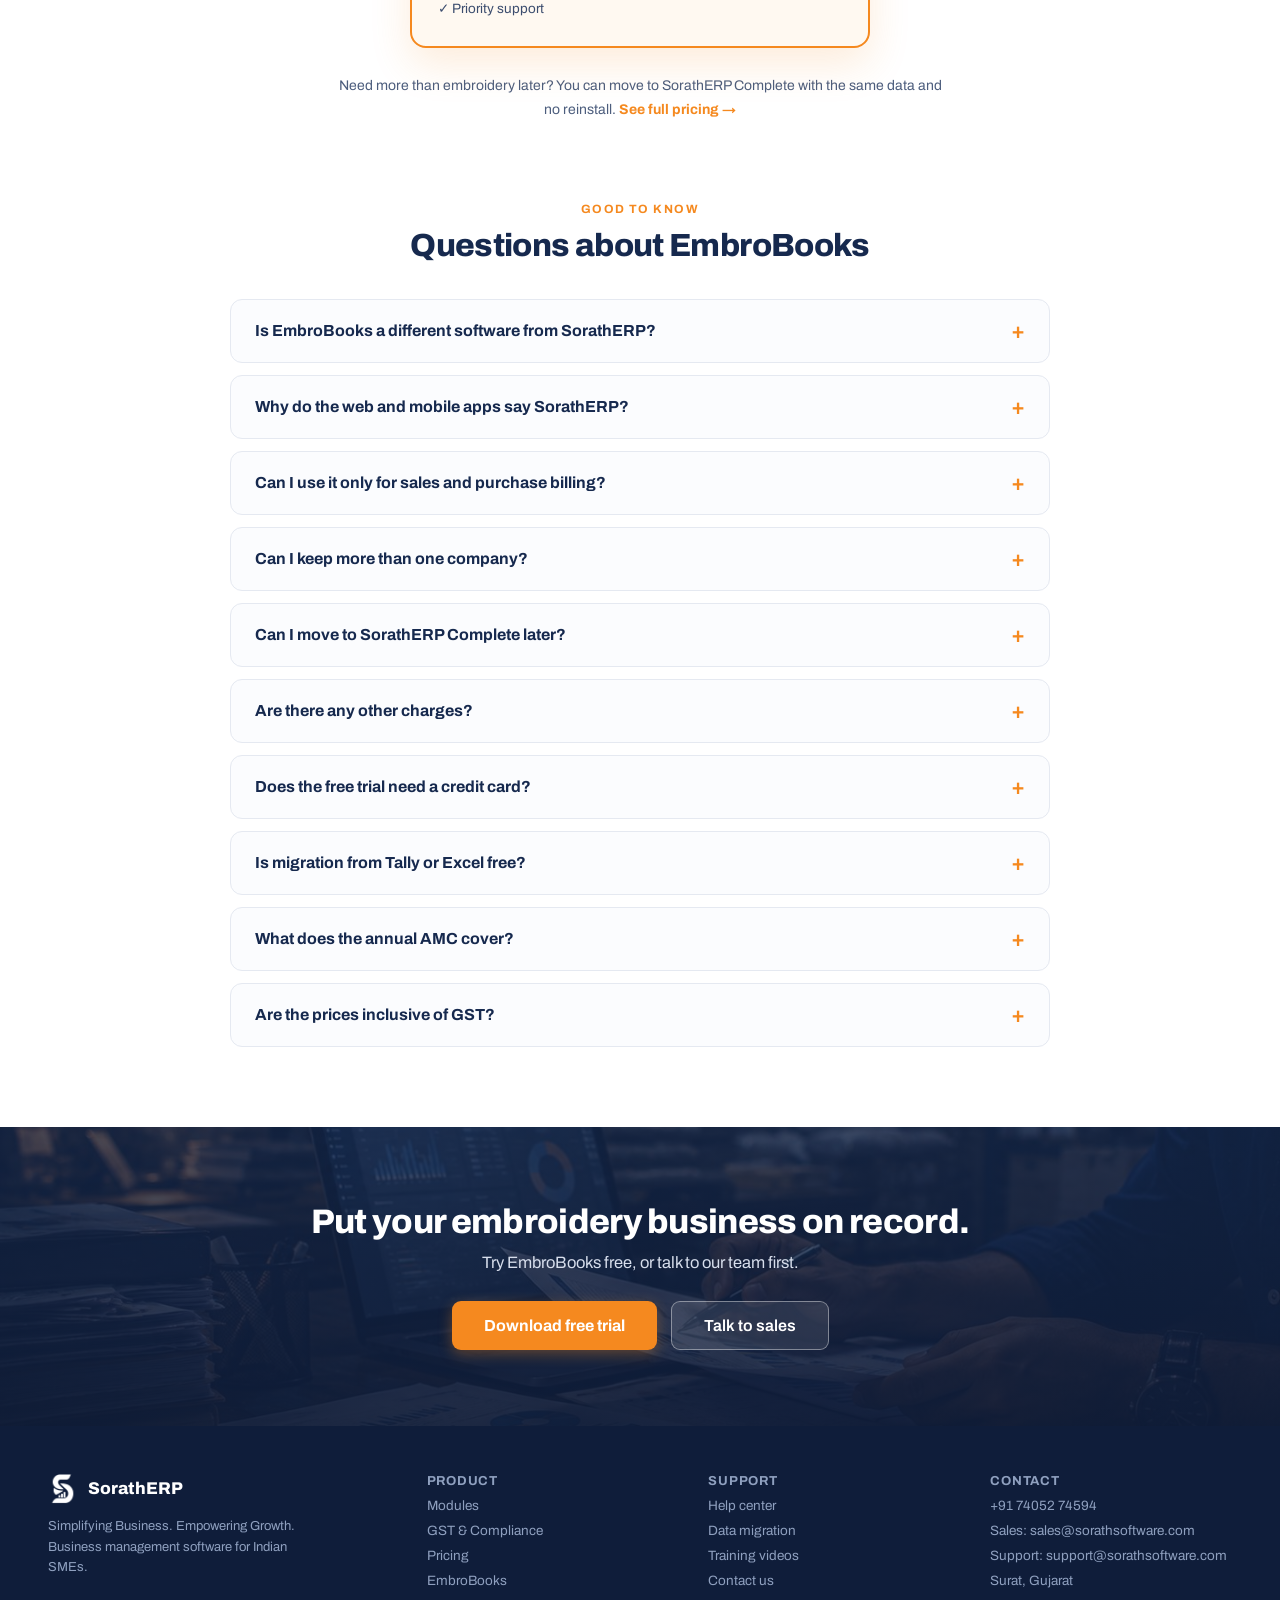
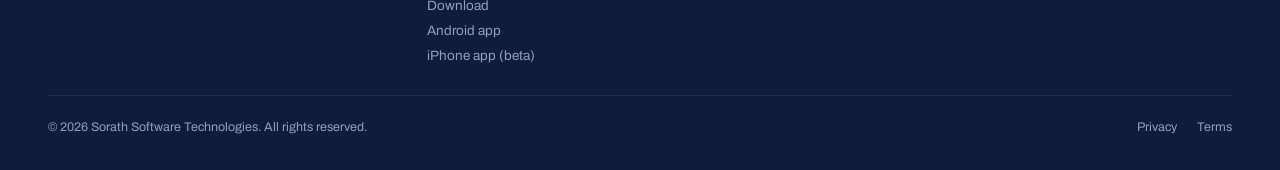
<file: embrobooks.html>
<!DOCTYPE html>
<html lang="en">
<head>
<meta charset="utf-8">
<meta name="viewport" content="width=device-width, initial-scale=1">
<meta name="referrer" content="strict-origin-when-cross-origin">
<!-- Google Analytics (GA4) -->
<script async src="https://www.googletagmanager.com/gtag/js?id=G-ZPL8HY80QF"></script>
<script>
  window.dataLayer = window.dataLayer || [];
  function gtag(){dataLayer.push(arguments);}
  gtag('js', new Date());
  gtag('config', 'G-ZPL8HY80QF');
</script>
<title>EmbroBooks — Accounting Software for Embroidery Businesses</title>
<meta name="description" content="EmbroBooks is the embroidery edition of SorathERP: job work challans, design-wise stock, billing, GST, e-invoice, e-way bill and payroll for embroidery businesses.">
<link rel="canonical" href="https://sorathsoftware.com/embrobooks.html">
<meta property="og:type" content="website">
<meta property="og:site_name" content="SorathERP">
<meta property="og:title" content="EmbroBooks — Accounting Software for Embroidery Businesses">
<meta property="og:description" content="The embroidery edition of SorathERP: job work challans, design-wise stock, billing, GST and payroll — on desktop, web and mobile.">
<meta property="og:url" content="https://sorathsoftware.com/embrobooks.html">
<meta property="og:image" content="https://sorathsoftware.com/assets/embrobooks/embrobooks-og-1200x630.png">
<meta property="og:locale" content="en_IN">
<meta name="twitter:card" content="summary_large_image">
<meta name="twitter:title" content="EmbroBooks — Accounting Software for Embroidery Businesses">
<meta name="twitter:description" content="The embroidery edition of SorathERP: job work challans, design-wise stock, billing, GST and payroll — on desktop, web and mobile.">
<meta name="twitter:image" content="https://sorathsoftware.com/assets/embrobooks/embrobooks-og-1200x630.png">
<link rel="icon" href="favicon.ico" sizes="any">
<link rel="icon" href="assets/icon-192.png" type="image/png">
<link rel="apple-touch-icon" href="assets/icon-192.png">
<link rel="manifest" href="site.webmanifest">
<meta name="theme-color" content="#16294E">
<link rel="preconnect" href="https://fonts.googleapis.com">
<link rel="preconnect" href="https://fonts.gstatic.com" crossorigin>
<link href="https://fonts.googleapis.com/css2?family=Archivo:wght@400;500;600;700;800&display=swap" rel="stylesheet">
<link rel="stylesheet" href="css/style.css">
<script type="application/ld+json">
{
  "@context": "https://schema.org",
  "@type": "BreadcrumbList",
  "itemListElement": [
    { "@type": "ListItem", "position": 1, "name": "Home", "item": "https://sorathsoftware.com/" },
    { "@type": "ListItem", "position": 2, "name": "EmbroBooks", "item": "https://sorathsoftware.com/embrobooks.html" }
  ]
}
</script>
<script type="application/ld+json">
{
  "@context": "https://schema.org",
  "@type": "Product",
  "name": "EmbroBooks",
  "description": "Accounting software for embroidery businesses. The embroidery edition of SorathERP, by Sorath Software Technologies.",
  "brand": { "@type": "Brand", "name": "Sorath Software Technologies" },
  "offers": [
    { "@type": "Offer", "name": "EmbroBooks", "price": "9999", "priceCurrency": "INR", "url": "https://sorathsoftware.com/embrobooks.html" }
  ]
}
</script>
</head>
<body>
<div class="page">

<div class="top-bar">
  <span>GST-ready · E-Invoice &amp; E-Way Bill integrated · Made for Indian SMEs</span>
  <span class="top-bar-right">
    <a href="tel:+917405274594">+91 74052 74594</a>
    <button class="top-bar-cta" type="button" data-action="demo-embrobooks">Book a free demo →</button>
  </span>
</div>

<header class="nav">
  <a class="nav-brand" href="index.html">
    <img src="assets/app-icon.png" alt="SorathERP">
    <div>
      <div class="nav-brand-name">Sorath<span>ERP</span></div>
      <div class="nav-brand-sub">Sorath Software Technologies</div>
    </div>
  </a>
  <button class="nav-toggle" id="nav-toggle" type="button" aria-label="Toggle menu" aria-expanded="false">
    <span class="nav-toggle-bar"></span><span class="nav-toggle-bar"></span><span class="nav-toggle-bar"></span>
  </button>
  <div class="nav-menu" id="nav-menu">
  <nav class="nav-links">
    <a href="modules.html">Modules</a>
    <a href="gst-compliance.html">GST &amp; Compliance</a>
    <a href="embrobooks.html" class="active">EmbroBooks</a>
    <a href="pricing.html">Pricing</a>
    <a href="support.html">Support</a>
  </nav>
  <div class="nav-actions">
    <a class="btn-signin" href="https://erp.sorathsoftware.com/" target="_blank" rel="noopener">Sign in</a>
    <button class="btn-download" type="button" data-action="download-embrobooks">Download free trial</button>
  </div>
  </div>
</header>

<!-- ============ HERO ============ -->
<div class="page-hero">
  <div class="page-hero-eyebrow">The embroidery edition of SorathERP</div>
  <div class="eb-brand">
    <img src="assets/embrobooks/embrobooks-mark.svg" alt="" width="110" height="72">
    <div class="eb-brand-name">Embro<span>Books</span></div>
  </div>
  <h1 class="page-hero-title">Accounting Software for Embroidery Businesses</h1>
  <p class="page-hero-desc">Job work challans, design-wise stock, billing, GST and payroll for your embroidery unit — on desktop, web and mobile.</p>
  <p class="eb-edition-line">EmbroBooks is the embroidery edition of SorathERP, by Sorath Software Technologies.</p>
  <div class="eb-hero-ctas">
    <button class="btn-trial" type="button" data-action="download-embrobooks">Download free trial</button>
    <button class="btn-tour" type="button" data-action="demo-embrobooks">Book a free demo</button>
  </div>
  <div class="eb-hero-trust">
    <span>✓ Desktop + Web + Mobile</span><span>✓ 5 companies · 5 users</span><span>✓ E-Invoice &amp; E-Way Bill built in</span>
  </div>
</div>

<!-- ============ WHAT IT DOES ============ -->
<section class="modules-section">
  <div class="modules-header">
    <div class="modules-eyebrow">What EmbroBooks does</div>
    <h2 class="modules-title">From the first challan to the balance sheet.</h2>
  </div>
  <div class="modules-grid">
    <div class="module-card orange static">
      <div class="module-icon orange-bg"><img src="assets/icons/module-embroidery.png" alt="" width="26" height="26"></div>
      <h3 class="module-title">Embroidery Job Work</h3>
      <div class="module-desc">Goods that come in for embroidery and go back finished, on record from the first challan.</div>
      <div class="module-features">
        <span>Job work inward challans</span><span>Job work outward challans</span><span>Job stock report</span>
      </div>
    </div>
    <div class="module-card navy static">
      <div class="module-icon navy-bg"><img src="assets/icons/module-batches-jobwork.png" alt="" width="26" height="26"></div>
      <h3 class="module-title">Job Work Sent Out</h3>
      <div class="module-desc">Work you send to another unit is tracked separately, so you always know what is still outside.</div>
      <div class="module-features">
        <span>Out-job-work outward challans</span><span>Out-job-work inward challans</span><span>Job-work stock report</span>
      </div>
    </div>
    <div class="module-card orange static">
      <div class="module-icon orange-bg"><img src="assets/icons/module-inventory-stock.png" alt="" width="26" height="26"></div>
      <h3 class="module-title">Design Master &amp; Stock</h3>
      <div class="module-desc">Keep every design with its picture, and see your stock without opening a register.</div>
      <div class="module-features">
        <span>Design Master with design pictures</span><span>Inventory &amp; stock reports</span><span>Print templates for invoices &amp; challans</span>
      </div>
    </div>
    <div class="module-card navy static">
      <div class="module-icon navy-bg"><img src="assets/icons/module-accounting.png" alt="" width="26" height="26"></div>
      <h3 class="module-title">Billing &amp; Accounts</h3>
      <div class="module-desc">Sales and purchase invoices that post straight into double-entry accounts.</div>
      <div class="module-features">
        <span>Sales &amp; purchase invoices</span><span>Receipts &amp; payments</span><span>Ledgers &amp; financial reports</span>
      </div>
    </div>
    <div class="module-card orange static">
      <div class="module-icon orange-bg"><img src="assets/icons/module-gst-compliance.png" alt="" width="26" height="26"></div>
      <h3 class="module-title">GST &amp; Compliance</h3>
      <div class="module-desc">GST reports from the same entries, with e-invoice and e-way bill generated from the software.</div>
      <div class="module-features">
        <span>GST reports</span><span>E-Invoice generation</span><span>E-Way Bill generation</span>
      </div>
    </div>
    <div class="module-card navy static">
      <div class="module-icon navy-bg"><img src="assets/icons/module-payroll.png" alt="" width="26" height="26"></div>
      <h3 class="module-title">Payroll</h3>
      <div class="module-desc">Pay workers by the work they did, and keep salary and advances in the same books.</div>
      <div class="module-features">
        <span>Employee work entries (piece-rate)</span><span>Salary</span><span>Payroll reports</span>
      </div>
    </div>
  </div>
</section>

<!-- ============ JOB WORK IN DETAIL ============ -->
<section class="detail-section" style="padding-top:72px">
  <div class="detail-grid doc-first">
    <div class="detail-doc">
      <div class="doc-card">
        <div class="doc-header">
          <span class="doc-header-title">Embroidery Job Work Out · EJW-556</span>
          <span class="doc-pill warn">Outward · pending inward</span>
        </div>
        <div class="doc-meta-grid">
          <div><div class="doc-meta-label">Sent to</div><div class="doc-meta-value">Om Embroidery Works</div><div class="doc-meta-sub">Outward challan · 14 Mar 2026</div></div>
          <div><div class="doc-meta-label">Design</div><div class="doc-meta-value">Design #KJ-118</div><div class="doc-meta-sub">Fabric: Georgette</div></div>
        </div>
        <div class="doc-table-head" style="grid-template-columns:1.6fr 1fr 1fr"><span>Item</span><span>Sent</span><span class="text-right">Inward pending</span></div>
        <div class="doc-row" style="grid-template-columns:1.6fr 1fr 1fr"><span class="val-strong">Saree Piece · Grey Base</span><span class="num qty">420 pcs</span><span class="text-right num jw-meta pending">150 pcs</span></div>
        <div class="stock-footer">
          <span class="payroll-note">Stock tracked by design, inward &amp; outward reconciled together</span>
        </div>
      </div>
    </div>
    <div>
      <div class="icon-box orange-bg"><img src="assets/icons/module-embroidery.png" alt="" width="26" height="26"></div>
      <div class="detail-eyebrow">Built around the challan</div>
      <h2 class="detail-title">Every piece out, every piece back.</h2>
      <p class="detail-desc">Embroidery stock and job work tracked by design, inward and outward, for work done in-house or sent out.</p>
      <div class="detail-features">
        <span>Inward &amp; outward challans for embroidery goods</span>
        <span>Job work sent out tracked separately, by design</span>
        <span>Job stock and job-work stock reports</span>
        <span>Up to 5 companies and 5 users on one licence</span>
      </div>
      <a class="detail-link" href="modules.html">See every SorathERP module →</a>
    </div>
  </div>
</section>

<!-- ============ DESKTOP, WEB & MOBILE ============ -->
<section class="help-section">
  <div class="help-header">
    <div class="help-eyebrow">Desktop, web &amp; mobile</div>
    <h2 class="help-title">One login. The same data everywhere.</h2>
  </div>
  <div class="help-grid">
    <div class="help-card" style="cursor:default">
      <div class="help-card-title">Windows desktop — EmbroBooks</div>
      <div class="help-card-desc">The desktop app is installed and branded as EmbroBooks. It runs on its own local database on your computer.</div>
    </div>
    <div class="help-card" style="cursor:default">
      <div class="help-card-title">Web — the SorathERP web app</div>
      <div class="help-card-desc">The web companion is the SorathERP web app. You use the same login and the same data, and it shows EmbroBooks after you sign in.</div>
    </div>
    <div class="help-card" style="cursor:default">
      <div class="help-card-title">Mobile — the SorathERP app</div>
      <div class="help-card-desc">The mobile companion is the SorathERP mobile app. Same login, same data, and it shows EmbroBooks after you sign in.</div>
    </div>
  </div>
</section>

<!-- ============ PRICING ============ -->
<section class="eb-pricing" id="pricing">
  <div class="modules-header">
    <div class="modules-eyebrow">Pricing</div>
    <h2 class="modules-title">One plan. Everything above included.</h2>
  </div>
  <div class="eb-price-wrap">
    <div class="plan-card featured">
      <h3 class="plan-name">EmbroBooks</h3>
      <div class="plan-desc">Desktop + Web + Mobile for your embroidery business.</div>
      <div class="plan-price"><span class="amount">₹9,999</span><span class="period"> first year</span></div>
      <div class="plan-amc">₹5,000/yr AMC from year 2</div>
      <div class="eb-price-note">Both prices + 18% GST.</div>
      <button class="plan-cta solid" type="button" data-action="download-embrobooks">Start free trial</button>
      <div class="plan-features">
        <span>Desktop app + web app + mobile app</span>
        <span>5 users · 5 companies</span>
        <span>Embroidery job work, in-house &amp; sent out</span>
        <span>Billing, accounts, inventory &amp; payroll</span>
        <span>GST reports, e-invoice &amp; e-way bill</span>
        <span>Scan to upload: Bill &amp; Challan</span>
        <span>Free data migration</span>
        <span>Priority support</span>
      </div>
    </div>
  </div>
  <p class="eb-price-links">Need more than embroidery later? You can move to SorathERP Complete with the same data and no reinstall. <a href="pricing.html">See full pricing →</a></p>
</section>

<!-- ============ FAQ ============ -->
<section class="faq-section">
  <div class="faq-wrap">
    <div class="faq-header">
      <div class="faq-eyebrow">Good to know</div>
      <h2 class="faq-title">Questions about EmbroBooks</h2>
    </div>
    <div class="faq-list">
      <details class="faq-item">
        <summary>Is EmbroBooks a different software from SorathERP?</summary>
        <div class="faq-answer">No. EmbroBooks is the embroidery edition of SorathERP, made by the same team at Sorath Software Technologies. It is the same software under a name and plan meant for embroidery businesses.</div>
      </details>
      <details class="faq-item">
        <summary>Why do the web and mobile apps say SorathERP?</summary>
        <div class="faq-answer">The Windows desktop app is branded EmbroBooks. The web and mobile companion apps are the SorathERP apps — you sign in with the same login, see the same data, and they show EmbroBooks once you are signed in.</div>
      </details>
      <details class="faq-item">
        <summary>Can I use it only for sales and purchase billing?</summary>
        <div class="faq-answer">Yes. Billing, accounts and GST work on their own. You can switch the embroidery job work screens on or off for each company in its settings.</div>
      </details>
      <details class="faq-item">
        <summary>Can I keep more than one company?</summary>
        <div class="faq-answer">Yes. One licence covers up to 5 companies and 5 users. Each company keeps its own books.</div>
      </details>
      <details class="faq-item">
        <summary>Can I move to SorathERP Complete later?</summary>
        <div class="faq-answer">Yes. Your data carries over and you do not need to reinstall.</div>
      </details>
      <details class="faq-item">
        <summary>Are there any other charges?</summary>
        <div class="faq-answer">The same as SorathERP Complete. E-way bills and e-invoices are billed per document at our pass-through cost against the GST network, ₹1/document from document 1. Scan-to-upload (Purchase Bill, Purchase Challan or Embroidery Inward Challan) is ₹0.25/scan from the first scan. Extra user or company slots can be added for ₹1,000/yr each. GST verification is always free. <a href="pricing.html">See full pricing →</a></div>
      </details>
      <details class="faq-item">
        <summary>Does the free trial need a credit card?</summary>
        <div class="faq-answer">No. The 30-day trial is the full product with no card and no commitment.</div>
      </details>
      <details class="faq-item">
        <summary>Is migration from Tally or Excel free?</summary>
        <div class="faq-answer">Yes. Our team imports your parties, items, opening balances and pending bills — usually within a day.</div>
      </details>
      <details class="faq-item">
        <summary>What does the annual AMC cover?</summary>
        <div class="faq-answer">Product updates and support for the year — including GST rule changes, new report formats and version upgrades. Your licence itself is one-time and does not expire if you skip an AMC year; you simply stop receiving updates and priority support until you renew.</div>
      </details>
      <details class="faq-item">
        <summary>Are the prices inclusive of GST?</summary>
        <div class="faq-answer">No. ₹9,999 for the first year and ₹5,000 per year AMC are both exclusive of GST; 18% GST is added on your invoice.</div>
      </details>
    </div>
  </div>
</section>

<!-- ============ CTA ============ -->
<section class="cta-section photo" style="--cta-bg-image:url('../assets/images/modules-cta-background.jpg')">
  <h2 class="cta-title">Put your embroidery business on record.</h2>
  <div class="cta-desc">Try EmbroBooks free, or talk to our team first.</div>
  <div class="cta-buttons">
    <button class="btn-cta-primary" type="button" data-action="download-embrobooks">Download free trial</button>
    <a class="btn-cta-secondary" href="https://wa.me/917405274594?text=Hi%2C%20I%27d%20like%20to%20talk%20to%20your%20sales%20team%20about%20EmbroBooks." target="_blank" rel="noopener">Talk to sales</a>
  </div>
</section>

<!-- ============ FOOTER ============ -->
<footer class="footer">
  <div class="footer-top">
    <div>
      <div class="footer-brand-row"><img src="assets/app-icon.png" alt=""><span class="footer-brand-name">SorathERP</span></div>
      <div class="footer-tagline">Simplifying Business. Empowering Growth.<br>Business management software for Indian SMEs.</div>
    </div>
    <div class="footer-col">
      <span class="footer-col-title">Product</span>
      <a href="modules.html">Modules</a>
      <a href="gst-compliance.html">GST &amp; Compliance</a>
      <a href="pricing.html">Pricing</a>
      <a href="embrobooks.html">EmbroBooks</a>
      <a href="#" data-action="download">Download</a>
      <a href="https://play.google.com/store/apps/details?id=com.sorathsoftware.soratherp" target="_blank" rel="noopener">Android app</a>
      <a href="https://testflight.apple.com/join/1mRCrmcE" target="_blank" rel="noopener">iPhone app (beta)</a>
    </div>
    <div class="footer-col">
      <span class="footer-col-title">Support</span>
      <a href="support.html">Help center</a>
      <a href="support.html">Data migration</a>
      <a href="support.html">Training videos</a>
      <a href="support.html">Contact us</a>
    </div>
    <div class="footer-col">
      <span class="footer-col-title">Contact</span>
      <a href="tel:+917405274594">+91 74052 74594</a>
      <a href="mailto:sales@sorathsoftware.com">Sales: sales@sorathsoftware.com</a>
      <a href="mailto:support@sorathsoftware.com">Support: support@sorathsoftware.com</a>
      <span>Surat, Gujarat</span>
    </div>
  </div>
  <div class="footer-bottom">
    <span>© 2026 Sorath Software Technologies. All rights reserved.</span>
    <span class="footer-legal"><a href="privacy.html">Privacy</a><a href="terms.html">Terms</a></span>
  </div>
</footer>

</div>
<script src="js/main.js"></script>
</body>
</html>
</file>
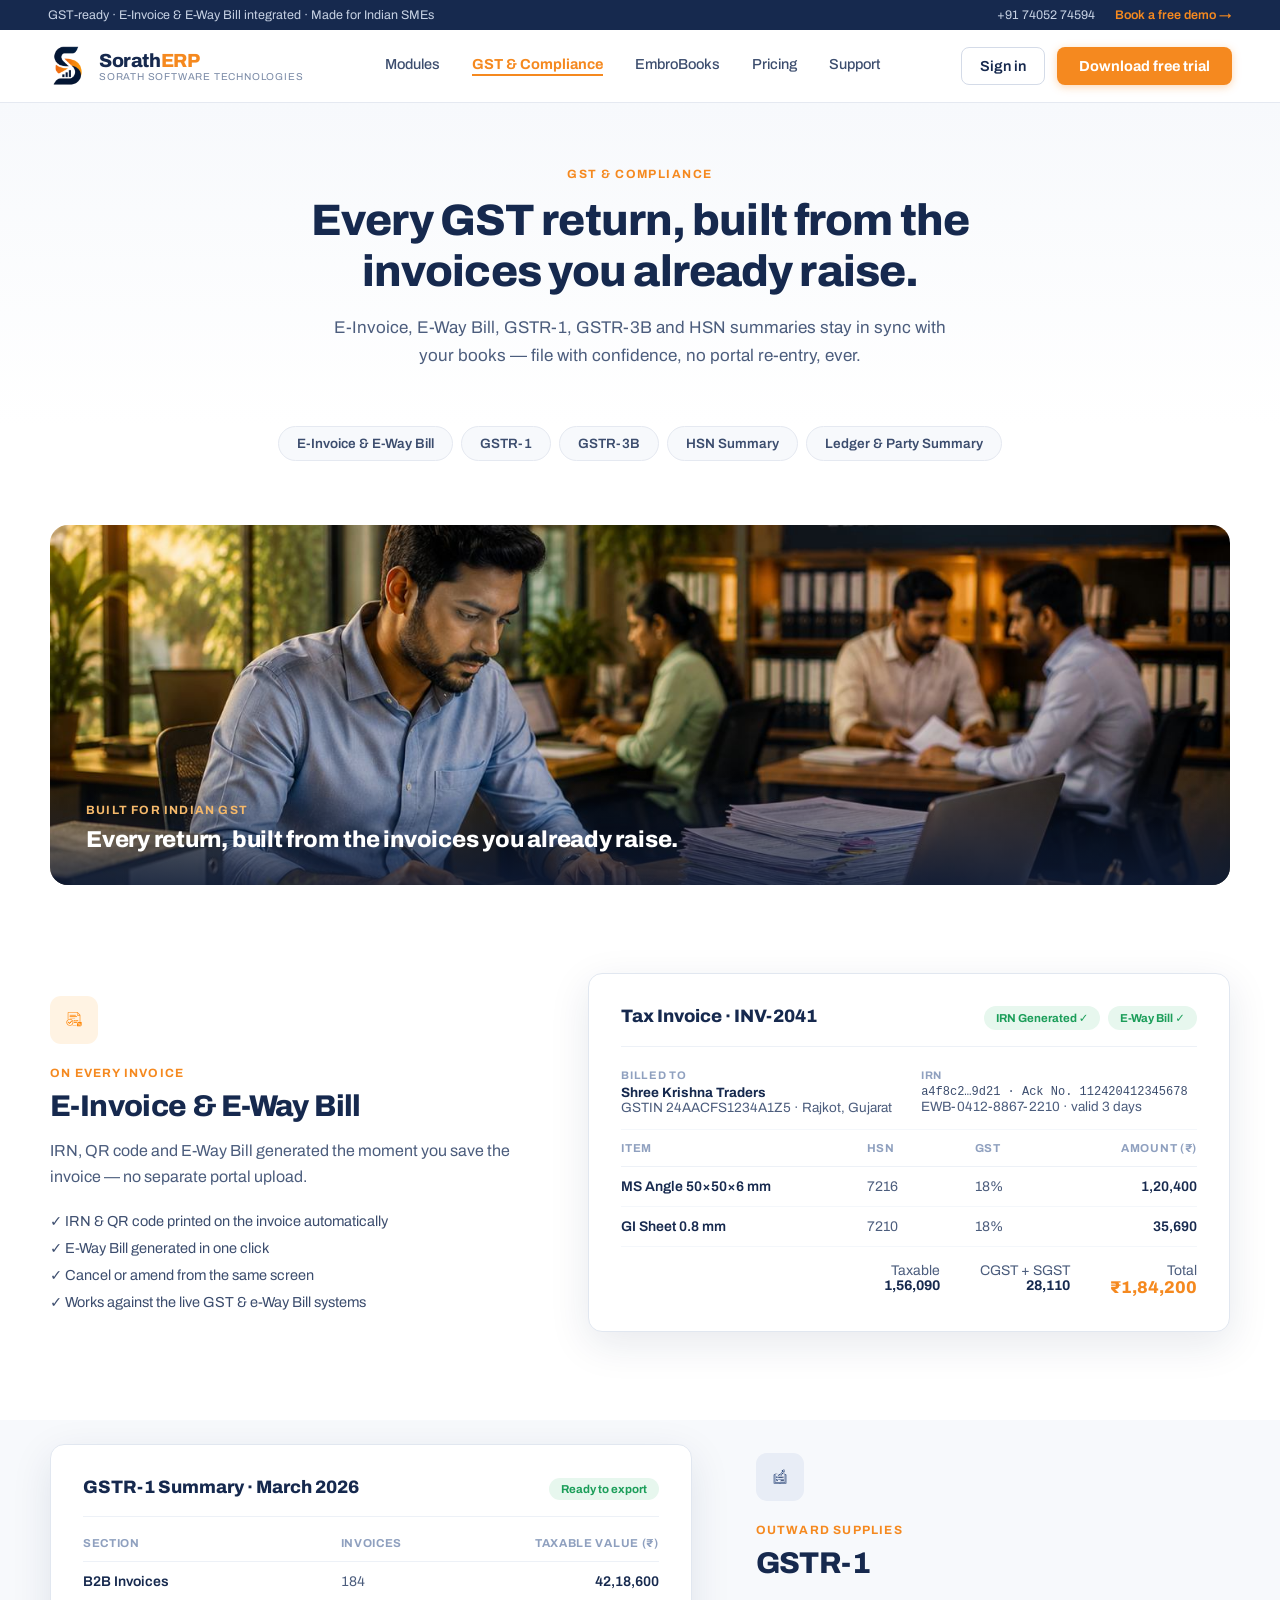
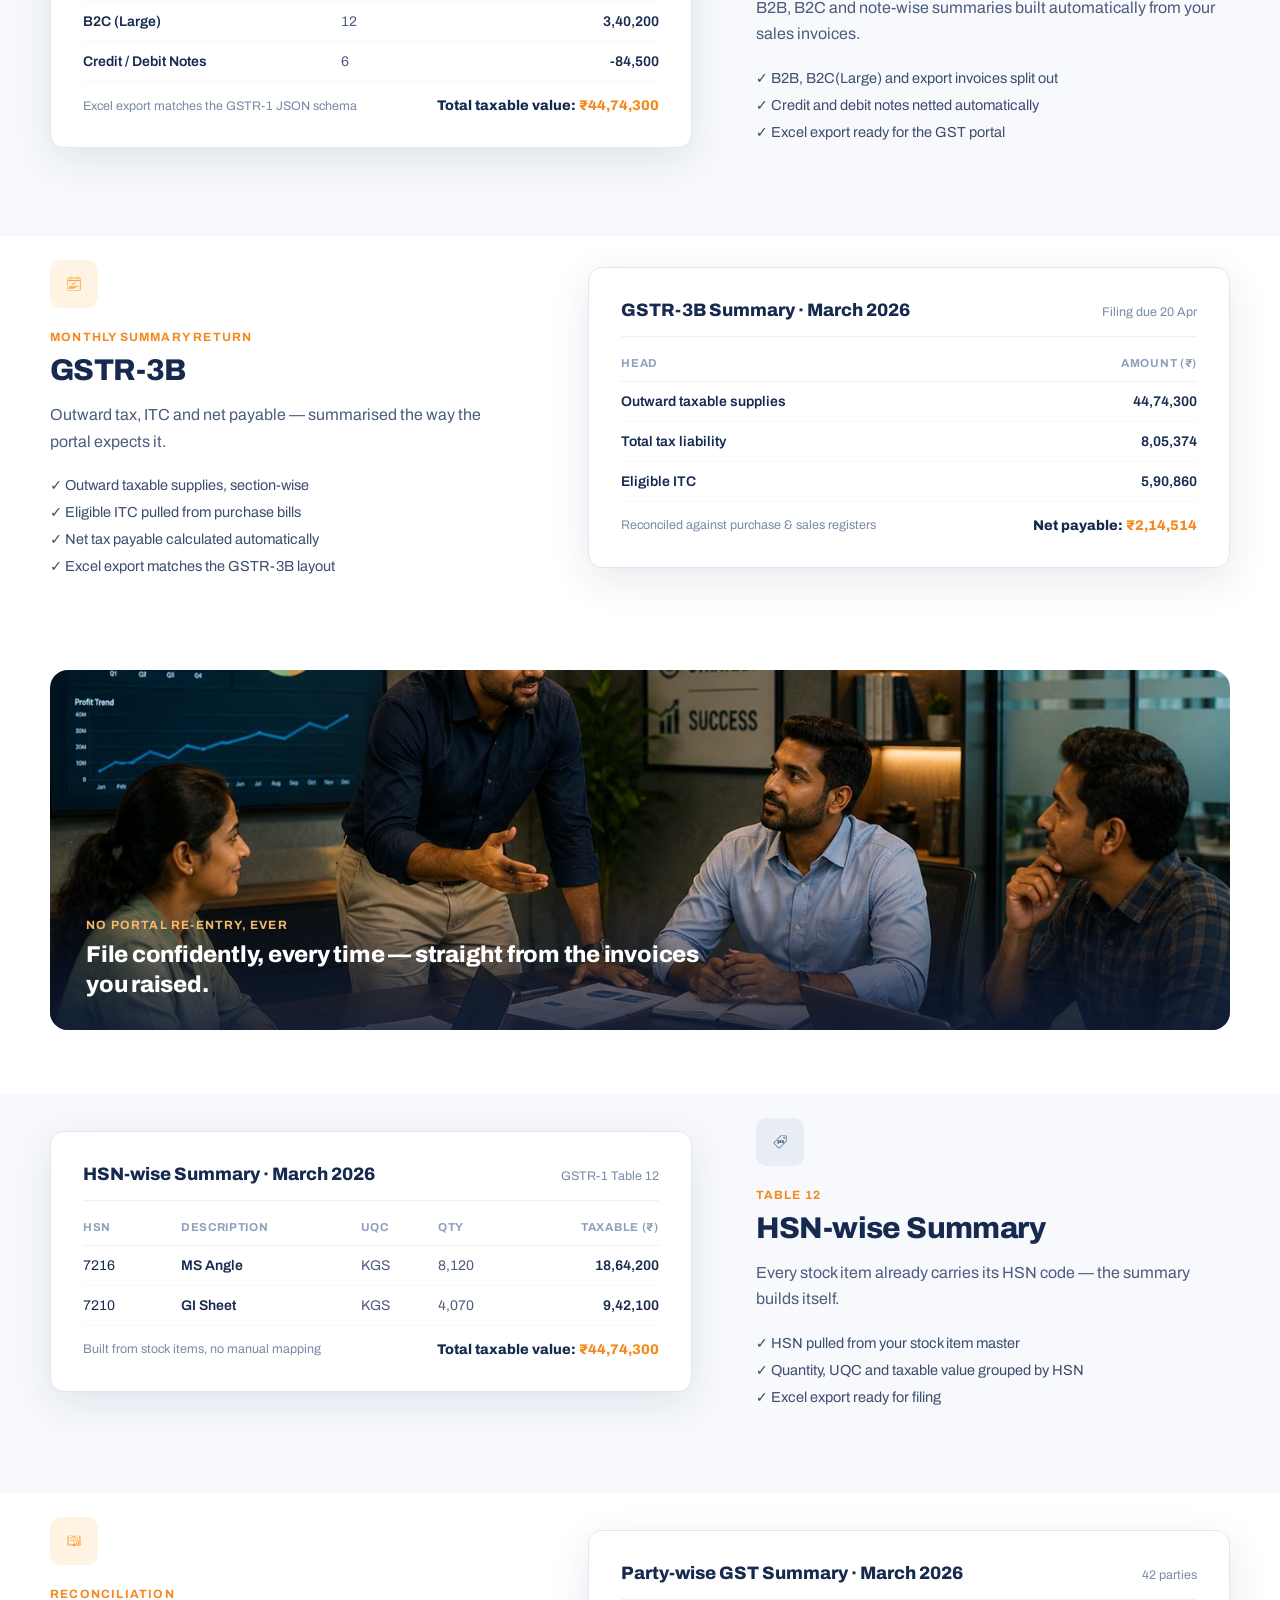
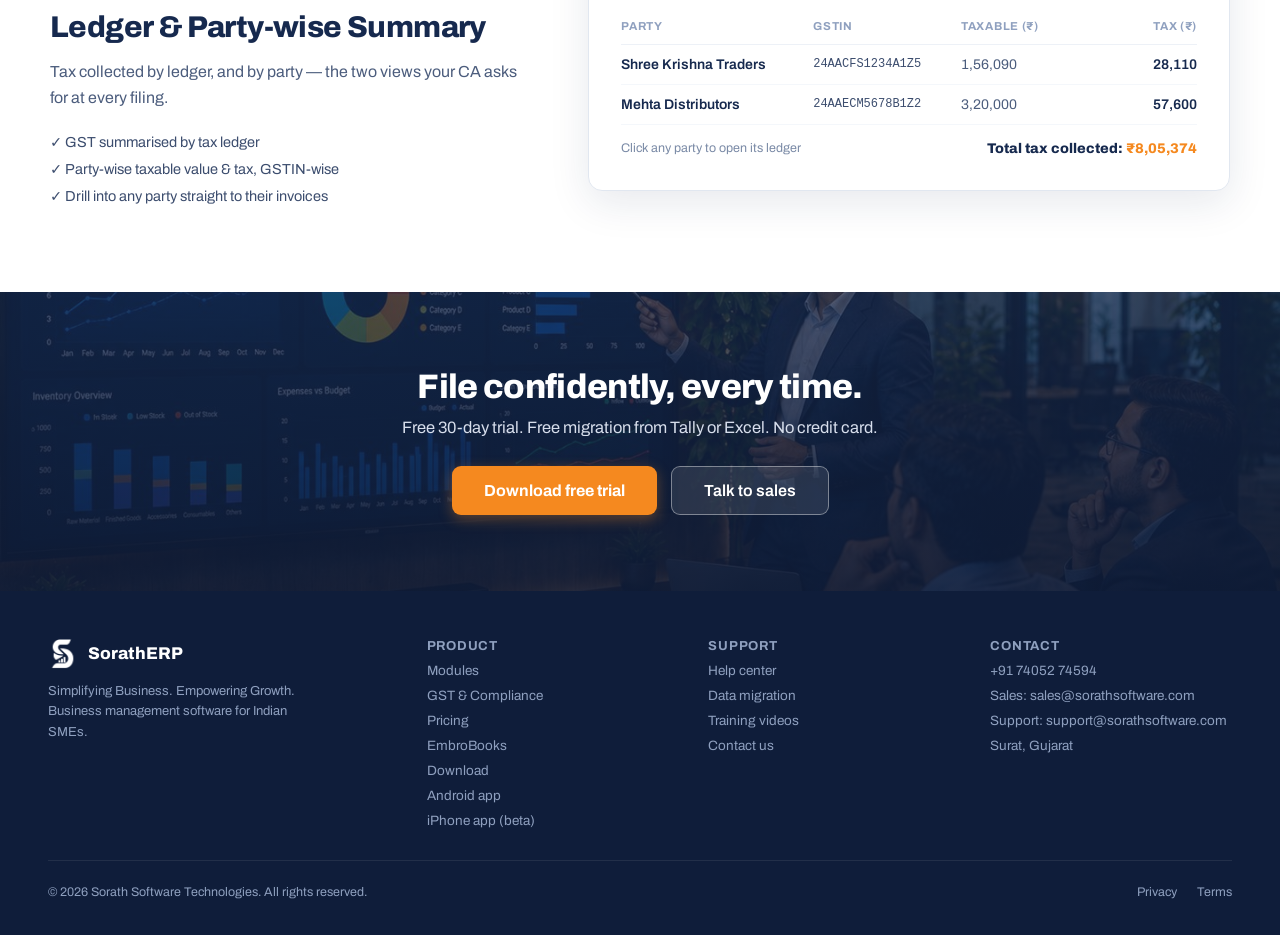
<file: gst-compliance.html>
<!DOCTYPE html>
<html lang="en">
<head>
<meta charset="utf-8">
<meta name="viewport" content="width=device-width, initial-scale=1">
<meta name="referrer" content="strict-origin-when-cross-origin">
<!-- Google Analytics (GA4) -->
<script async src="https://www.googletagmanager.com/gtag/js?id=G-ZPL8HY80QF"></script>
<script>
  window.dataLayer = window.dataLayer || [];
  function gtag(){dataLayer.push(arguments);}
  gtag('js', new Date());
  gtag('config', 'G-ZPL8HY80QF');
</script>
<title>GST & Compliance — SorathERP</title>
<meta name="description" content="E-Invoice, E-Way Bill, GSTR-1, GSTR-3B and HSN summaries stay in sync with your books — file with confidence, no portal re-entry, ever.">
<link rel="canonical" href="https://sorathsoftware.com/gst-compliance.html">
<meta property="og:type" content="website">
<meta property="og:site_name" content="SorathERP">
<meta property="og:title" content="GST & Compliance — SorathERP">
<meta property="og:description" content="E-Invoice, E-Way Bill, GSTR-1, GSTR-3B and HSN summaries stay in sync with your books — file with confidence, no portal re-entry, ever.">
<meta property="og:url" content="https://sorathsoftware.com/gst-compliance.html">
<meta property="og:image" content="https://sorathsoftware.com/assets/images/gst-hero-banner.jpg">
<meta property="og:locale" content="en_IN">
<meta name="twitter:card" content="summary_large_image">
<meta name="twitter:title" content="GST & Compliance — SorathERP">
<meta name="twitter:description" content="E-Invoice, E-Way Bill, GSTR-1, GSTR-3B and HSN summaries stay in sync with your books — file with confidence, no portal re-entry, ever.">
<meta name="twitter:image" content="https://sorathsoftware.com/assets/images/gst-hero-banner.jpg">
<link rel="icon" href="favicon.ico" sizes="any">
<link rel="icon" href="assets/icon-192.png" type="image/png">
<link rel="apple-touch-icon" href="assets/icon-192.png">
<link rel="manifest" href="site.webmanifest">
<meta name="theme-color" content="#16294E">
<link rel="preconnect" href="https://fonts.googleapis.com">
<link rel="preconnect" href="https://fonts.gstatic.com" crossorigin>
<link href="https://fonts.googleapis.com/css2?family=Archivo:wght@400;500;600;700;800&display=swap" rel="stylesheet">
<link rel="stylesheet" href="css/style.css">
<script type="application/ld+json">
{
  "@context": "https://schema.org",
  "@type": "BreadcrumbList",
  "itemListElement": [
    { "@type": "ListItem", "position": 1, "name": "Home", "item": "https://sorathsoftware.com/" },
    { "@type": "ListItem", "position": 2, "name": "GST & Compliance", "item": "https://sorathsoftware.com/gst-compliance.html" }
  ]
}
</script>
</head>
<body>
<div class="page">

<div class="top-bar">
  <span>GST-ready · E-Invoice &amp; E-Way Bill integrated · Made for Indian SMEs</span>
  <span class="top-bar-right">
    <a href="tel:+917405274594">+91 74052 74594</a>
    <button class="top-bar-cta" type="button" data-action="demo">Book a free demo →</button>
  </span>
</div>

<header class="nav">
  <a class="nav-brand" href="index.html">
    <img src="assets/app-icon.png" alt="SorathERP">
    <div>
      <div class="nav-brand-name">Sorath<span>ERP</span></div>
      <div class="nav-brand-sub">Sorath Software Technologies</div>
    </div>
  </a>
  <button class="nav-toggle" id="nav-toggle" type="button" aria-label="Toggle menu" aria-expanded="false">
    <span class="nav-toggle-bar"></span><span class="nav-toggle-bar"></span><span class="nav-toggle-bar"></span>
  </button>
  <div class="nav-menu" id="nav-menu">
  <nav class="nav-links">
    <a href="modules.html">Modules</a>
    <a href="gst-compliance.html" class="active">GST &amp; Compliance</a>
    <a href="embrobooks.html">EmbroBooks</a>
    <a href="pricing.html">Pricing</a>
    <a href="support.html">Support</a>
  </nav>
  <div class="nav-actions">
    <a class="btn-signin" href="https://erp.sorathsoftware.com/" target="_blank" rel="noopener">Sign in</a>
    <button class="btn-download" type="button" data-action="download">Download free trial</button>
  </div>
  </div>
</header>

<div class="page-hero">
  <div class="page-hero-eyebrow">GST &amp; Compliance</div>
  <h1 class="page-hero-title">Every GST return, built from the invoices you already raise.</h1>
  <p class="page-hero-desc">E-Invoice, E-Way Bill, GSTR-1, GSTR-3B and HSN summaries stay in sync with your books — file with confidence, no portal re-entry, ever.</p>
</div>

<nav class="pill-nav" aria-label="Jump to section">
  <a class="pill" href="#einvoice">E-Invoice &amp; E-Way Bill</a>
  <a class="pill" href="#gstr1">GSTR-1</a>
  <a class="pill" href="#gstr3b">GSTR-3B</a>
  <a class="pill" href="#hsn">HSN Summary</a>
  <a class="pill" href="#ledger">Ledger &amp; Party Summary</a>
</nav>

<!-- ============ PHOTO BANNER: GST HERO ============ -->
<section class="photo-banner-section">
  <div class="photo-banner">
    <img src="assets/images/gst-hero-banner.jpg"
      srcset="assets/images/gst-hero-banner-480w.jpg 480w, assets/images/gst-hero-banner-900w.jpg 900w, assets/images/gst-hero-banner.jpg 1440w"
      sizes="(max-width: 900px) 100vw, 1180px"
      alt="An accountant reviewing GST invoices at a desk" loading="lazy">
    <div class="photo-banner-caption">
      <div class="photo-banner-eyebrow">Built for Indian GST</div>
      <div class="photo-banner-title">Every return, built from the invoices you already raise.</div>
    </div>
  </div>
</section>

<!-- ============ E-INVOICE & E-WAY BILL ============ -->
<section class="detail-section" id="einvoice">
  <div class="detail-grid text-first">
    <div>
      <div class="icon-box orange-bg"><img src="assets/icons/module-gst-compliance.png" alt="E-Invoice &amp; E-Way Bill" width="26" height="26"></div>
      <div class="detail-eyebrow">On every invoice</div>
      <h2 class="detail-title">E-Invoice &amp; E-Way Bill</h2>
      <p class="detail-desc">IRN, QR code and E-Way Bill generated the moment you save the invoice — no separate portal upload.</p>
      <div class="detail-features">
        <span>IRN &amp; QR code printed on the invoice automatically</span>
        <span>E-Way Bill generated in one click</span>
        <span>Cancel or amend from the same screen</span>
        <span>Works against the live GST &amp; e-Way Bill systems</span>
      </div>
    </div>
    <div class="detail-doc">
      <div class="doc-card">
        <div class="doc-header">
          <span class="doc-header-title">Tax Invoice · INV-2041</span>
          <span class="doc-header-tags"><span class="doc-pill success">IRN Generated ✓</span><span class="doc-pill success">E-Way Bill ✓</span></span>
        </div>
        <div class="doc-meta-grid">
          <div><div class="doc-meta-label">Billed to</div><div class="doc-meta-value">Shree Krishna Traders</div><div class="doc-meta-sub">GSTIN 24AACFS1234A1Z5 · Rajkot, Gujarat</div></div>
          <div><div class="doc-meta-label">IRN</div><div class="doc-meta-mono">a4f8c2…9d21 · Ack No. 112420412345678</div><div class="doc-meta-sub">EWB-0412-8867-2210 · valid 3 days</div></div>
        </div>
        <div class="doc-table-head inv-cols"><span>Item</span><span>HSN</span><span>GST</span><span class="text-right">Amount (₹)</span></div>
        <div class="doc-row inv-cols"><span class="inv-item">MS Angle 50×50×6 mm</span><span class="inv-sub">7216</span><span class="inv-sub">18%</span><span class="text-right num val-strong">1,20,400</span></div>
        <div class="doc-row inv-cols"><span class="inv-item">GI Sheet 0.8 mm</span><span class="inv-sub">7210</span><span class="inv-sub">18%</span><span class="text-right num val-strong">35,690</span></div>
        <div class="inv-totals">
          <div class="inv-total-block">Taxable <div class="amt num">1,56,090</div></div>
          <div class="inv-total-block">CGST + SGST <div class="amt num">28,110</div></div>
          <div class="inv-total-block">Total <div class="grand num">₹1,84,200</div></div>
        </div>
      </div>
    </div>
  </div>
</section>

<!-- ============ GSTR-1 ============ -->
<section class="detail-section tint" id="gstr1">
  <div class="detail-grid doc-first">
    <div class="detail-doc">
      <div class="doc-card">
        <div class="doc-header">
          <span class="doc-header-title">GSTR-1 Summary · March 2026</span>
          <span class="doc-pill success">Ready to export</span>
        </div>
        <div class="doc-table-head" style="grid-template-columns:1.6fr 1fr 1fr"><span>Section</span><span>Invoices</span><span class="text-right">Taxable Value (₹)</span></div>
        <div class="doc-row" style="grid-template-columns:1.6fr 1fr 1fr"><span class="val-strong">B2B Invoices</span><span class="num qty">184</span><span class="text-right num val-strong">42,18,600</span></div>
        <div class="doc-row" style="grid-template-columns:1.6fr 1fr 1fr"><span class="val-strong">B2C (Large)</span><span class="num qty">12</span><span class="text-right num val-strong">3,40,200</span></div>
        <div class="doc-row" style="grid-template-columns:1.6fr 1fr 1fr"><span class="val-strong">Credit / Debit Notes</span><span class="num qty">6</span><span class="text-right num val-strong">-84,500</span></div>
        <div class="stock-footer">
          <span class="payroll-note">Excel export matches the GSTR-1 JSON schema</span>
          <span class="stock-value">Total taxable value: <span class="num">₹44,74,300</span></span>
        </div>
      </div>
    </div>
    <div>
      <div class="icon-box navy-bg"><img src="assets/icons/gst-gstr1.png" alt="GSTR-1" width="26" height="26"></div>
      <div class="detail-eyebrow">Outward supplies</div>
      <h2 class="detail-title">GSTR-1</h2>
      <p class="detail-desc">B2B, B2C and note-wise summaries built automatically from your sales invoices.</p>
      <div class="detail-features">
        <span>B2B, B2C(Large) and export invoices split out</span>
        <span>Credit and debit notes netted automatically</span>
        <span>Excel export ready for the GST portal</span>
      </div>
    </div>
  </div>
</section>

<!-- ============ GSTR-3B ============ -->
<section class="detail-section" id="gstr3b">
  <div class="detail-grid text-first">
    <div>
      <div class="icon-box orange-bg"><img src="assets/icons/gst-gstr3b.png" alt="GSTR-3B" width="26" height="26"></div>
      <div class="detail-eyebrow">Monthly summary return</div>
      <h2 class="detail-title">GSTR-3B</h2>
      <p class="detail-desc">Outward tax, ITC and net payable — summarised the way the portal expects it.</p>
      <div class="detail-features">
        <span>Outward taxable supplies, section-wise</span>
        <span>Eligible ITC pulled from purchase bills</span>
        <span>Net tax payable calculated automatically</span>
        <span>Excel export matches the GSTR-3B layout</span>
      </div>
    </div>
    <div class="detail-doc">
      <div class="doc-card">
        <div class="doc-header">
          <span class="doc-header-title">GSTR-3B Summary · March 2026</span>
          <span class="doc-header-meta">Filing due 20 Apr</span>
        </div>
        <div class="doc-table-head" style="grid-template-columns:1.6fr 1fr"><span>Head</span><span class="text-right">Amount (₹)</span></div>
        <div class="doc-row" style="grid-template-columns:1.6fr 1fr"><span class="val-strong">Outward taxable supplies</span><span class="text-right num val-strong">44,74,300</span></div>
        <div class="doc-row" style="grid-template-columns:1.6fr 1fr"><span class="val-strong">Total tax liability</span><span class="text-right num val-strong">8,05,374</span></div>
        <div class="doc-row" style="grid-template-columns:1.6fr 1fr"><span class="val-strong">Eligible ITC</span><span class="text-right num val-strong">5,90,860</span></div>
        <div class="stock-footer">
          <span class="payroll-note">Reconciled against purchase &amp; sales registers</span>
          <span class="stock-value">Net payable: <span class="num">₹2,14,514</span></span>
        </div>
      </div>
    </div>
  </div>
</section>

<!-- ============ PHOTO BANNER: FILING MOMENT ============ -->
<section class="photo-banner-section">
  <div class="photo-banner">
    <img src="assets/images/gst-filing-moment.jpg"
      srcset="assets/images/gst-filing-moment-480w.jpg 480w, assets/images/gst-filing-moment-900w.jpg 900w, assets/images/gst-filing-moment.jpg 1440w"
      sizes="(max-width: 900px) 100vw, 1180px"
      alt="A business owner filing a GST return from a laptop" loading="lazy">
    <div class="photo-banner-caption">
      <div class="photo-banner-eyebrow">No portal re-entry, ever</div>
      <div class="photo-banner-title">File confidently, every time — straight from the invoices you raised.</div>
    </div>
  </div>
</section>

<!-- ============ HSN SUMMARY ============ -->
<section class="detail-section tint" id="hsn">
  <div class="detail-grid doc-first">
    <div class="detail-doc">
      <div class="doc-card">
        <div class="doc-header">
          <span class="doc-header-title">HSN-wise Summary · March 2026</span>
          <span class="doc-header-meta">GSTR-1 Table 12</span>
        </div>
        <div class="doc-table-head" style="grid-template-columns:.8fr 1.6fr .6fr 1fr 1fr"><span>HSN</span><span>Description</span><span>UQC</span><span>Qty</span><span class="text-right">Taxable (₹)</span></div>
        <div class="doc-row" style="grid-template-columns:.8fr 1.6fr .6fr 1fr 1fr"><span class="num">7216</span><span class="val-strong">MS Angle</span><span class="qty">KGS</span><span class="num qty">8,120</span><span class="text-right num val-strong">18,64,200</span></div>
        <div class="doc-row" style="grid-template-columns:.8fr 1.6fr .6fr 1fr 1fr"><span class="num">7210</span><span class="val-strong">GI Sheet</span><span class="qty">KGS</span><span class="num qty">4,070</span><span class="text-right num val-strong">9,42,100</span></div>
        <div class="stock-footer">
          <span class="payroll-note">Built from stock items, no manual mapping</span>
          <span class="stock-value">Total taxable value: <span class="num">₹44,74,300</span></span>
        </div>
      </div>
    </div>
    <div>
      <div class="icon-box navy-bg"><img src="assets/icons/gst-hsn-summary.png" alt="HSN-wise Summary" width="26" height="26"></div>
      <div class="detail-eyebrow">Table 12</div>
      <h2 class="detail-title">HSN-wise Summary</h2>
      <p class="detail-desc">Every stock item already carries its HSN code — the summary builds itself.</p>
      <div class="detail-features">
        <span>HSN pulled from your stock item master</span>
        <span>Quantity, UQC and taxable value grouped by HSN</span>
        <span>Excel export ready for filing</span>
      </div>
    </div>
  </div>
</section>

<!-- ============ LEDGER & PARTY SUMMARY ============ -->
<section class="detail-section" id="ledger">
  <div class="detail-grid text-first">
    <div>
      <div class="icon-box orange-bg"><img src="assets/icons/gst-ledger-party.png" alt="Ledger &amp; Party-wise Summary" width="26" height="26"></div>
      <div class="detail-eyebrow">Reconciliation</div>
      <h2 class="detail-title">Ledger &amp; Party-wise Summary</h2>
      <p class="detail-desc">Tax collected by ledger, and by party — the two views your CA asks for at every filing.</p>
      <div class="detail-features">
        <span>GST summarised by tax ledger</span>
        <span>Party-wise taxable value &amp; tax, GSTIN-wise</span>
        <span>Drill into any party straight to their invoices</span>
      </div>
    </div>
    <div class="detail-doc">
      <div class="doc-card">
        <div class="doc-header">
          <span class="doc-header-title">Party-wise GST Summary · March 2026</span>
          <span class="doc-header-meta">42 parties</span>
        </div>
        <div class="doc-table-head" style="grid-template-columns:1.6fr 1.2fr 1fr 1fr"><span>Party</span><span>GSTIN</span><span>Taxable (₹)</span><span class="text-right">Tax (₹)</span></div>
        <div class="doc-row" style="grid-template-columns:1.6fr 1.2fr 1fr 1fr"><span class="val-strong">Shree Krishna Traders</span><span class="doc-meta-mono" style="font-size:12px">24AACFS1234A1Z5</span><span class="num qty">1,56,090</span><span class="text-right num val-strong">28,110</span></div>
        <div class="doc-row" style="grid-template-columns:1.6fr 1.2fr 1fr 1fr"><span class="val-strong">Mehta Distributors</span><span class="doc-meta-mono" style="font-size:12px">24AAECM5678B1Z2</span><span class="num qty">3,20,000</span><span class="text-right num val-strong">57,600</span></div>
        <div class="stock-footer">
          <span class="payroll-note">Click any party to open its ledger</span>
          <span class="stock-value">Total tax collected: <span class="num">₹8,05,374</span></span>
        </div>
      </div>
    </div>
  </div>
</section>

<!-- ============ CTA ============ -->
<section class="cta-section photo" style="--cta-bg-image:url('../assets/images/gst-cta-background.jpg')">
  <h2 class="cta-title">File confidently, every time.</h2>
  <div class="cta-desc">Free 30-day trial. Free migration from Tally or Excel. No credit card.</div>
  <div class="cta-buttons">
    <button class="btn-cta-primary" type="button" data-action="download">Download free trial</button>
    <a class="btn-cta-secondary" href="https://wa.me/917405274594?text=Hi%2C%20I%27d%20like%20to%20talk%20to%20your%20sales%20team%20about%20SorathERP." target="_blank" rel="noopener">Talk to sales</a>
  </div>
</section>

<!-- ============ FOOTER ============ -->
<footer class="footer">
  <div class="footer-top">
    <div>
      <div class="footer-brand-row"><img src="assets/app-icon.png" alt=""><span class="footer-brand-name">SorathERP</span></div>
      <div class="footer-tagline">Simplifying Business. Empowering Growth.<br>Business management software for Indian SMEs.</div>
    </div>
    <div class="footer-col">
      <span class="footer-col-title">Product</span>
      <a href="modules.html">Modules</a>
      <a href="gst-compliance.html">GST &amp; Compliance</a>
      <a href="pricing.html">Pricing</a>
      <a href="embrobooks.html">EmbroBooks</a>
      <a href="#" data-action="download">Download</a>
      <a href="https://play.google.com/store/apps/details?id=com.sorathsoftware.soratherp" target="_blank" rel="noopener">Android app</a>
      <a href="https://testflight.apple.com/join/1mRCrmcE" target="_blank" rel="noopener">iPhone app (beta)</a>
    </div>
    <div class="footer-col">
      <span class="footer-col-title">Support</span>
      <a href="support.html">Help center</a>
      <a href="support.html">Data migration</a>
      <a href="support.html">Training videos</a>
      <a href="support.html">Contact us</a>
    </div>
    <div class="footer-col">
      <span class="footer-col-title">Contact</span>
      <a href="tel:+917405274594">+91 74052 74594</a>
      <a href="mailto:sales@sorathsoftware.com">Sales: sales@sorathsoftware.com</a>
      <a href="mailto:support@sorathsoftware.com">Support: support@sorathsoftware.com</a>
      <span>Surat, Gujarat</span>
    </div>
  </div>
  <div class="footer-bottom">
    <span>© 2026 Sorath Software Technologies. All rights reserved.</span>
    <span class="footer-legal"><a href="privacy.html">Privacy</a><a href="terms.html">Terms</a></span>
  </div>
</footer>

</div>
<script src="js/main.js"></script>
</body>
</html>
</file>
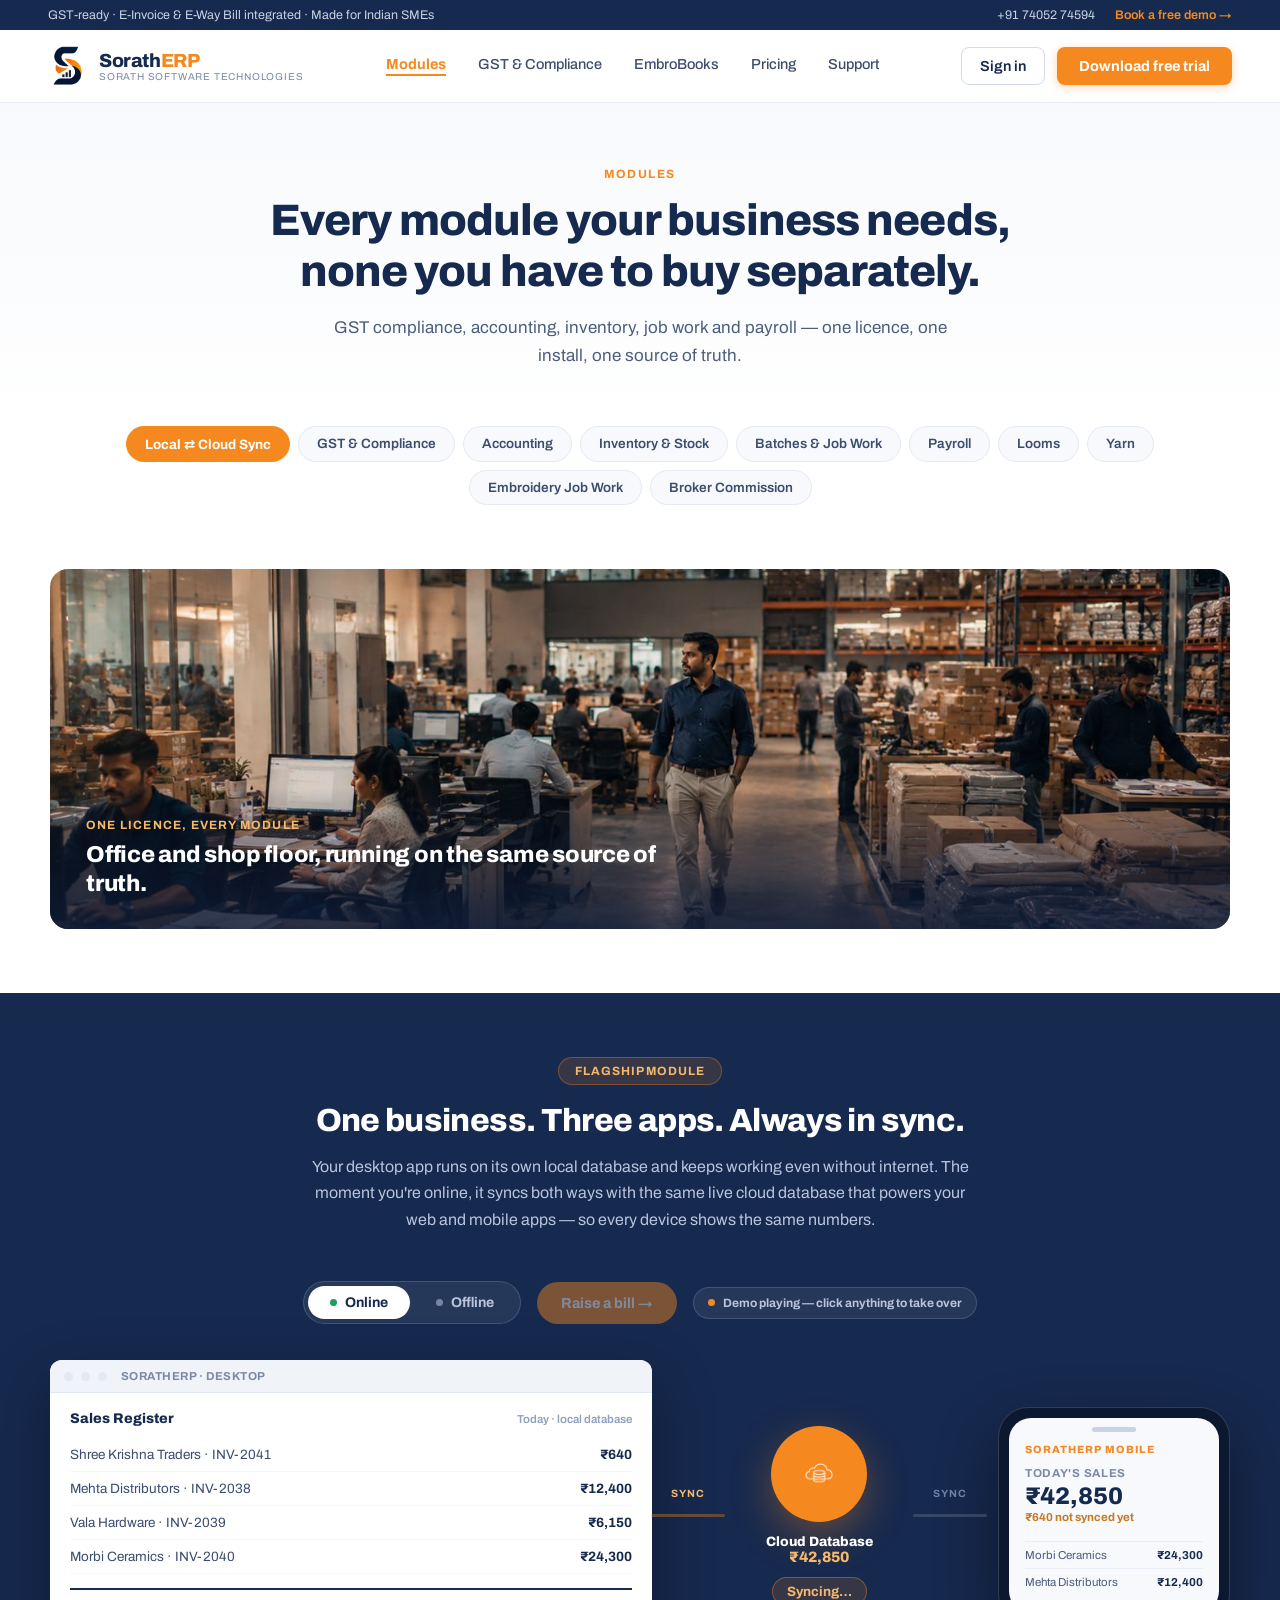
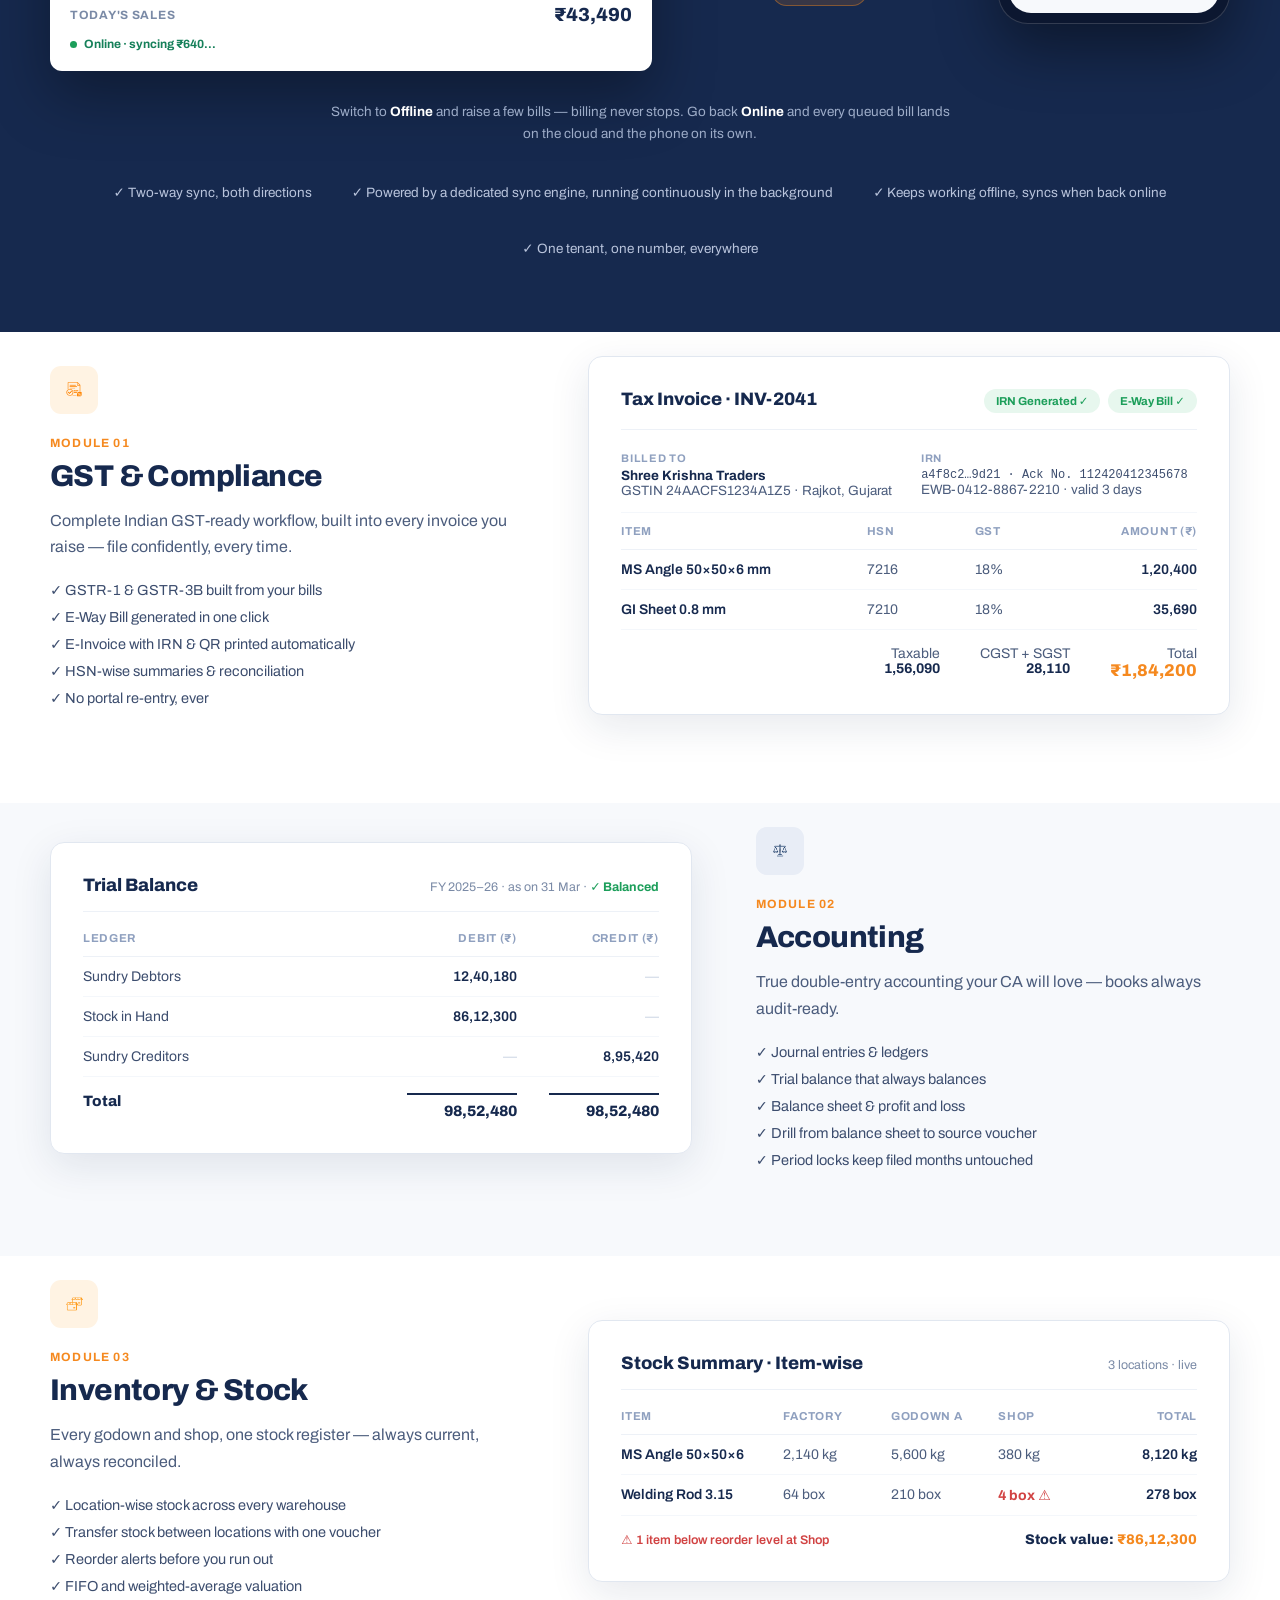
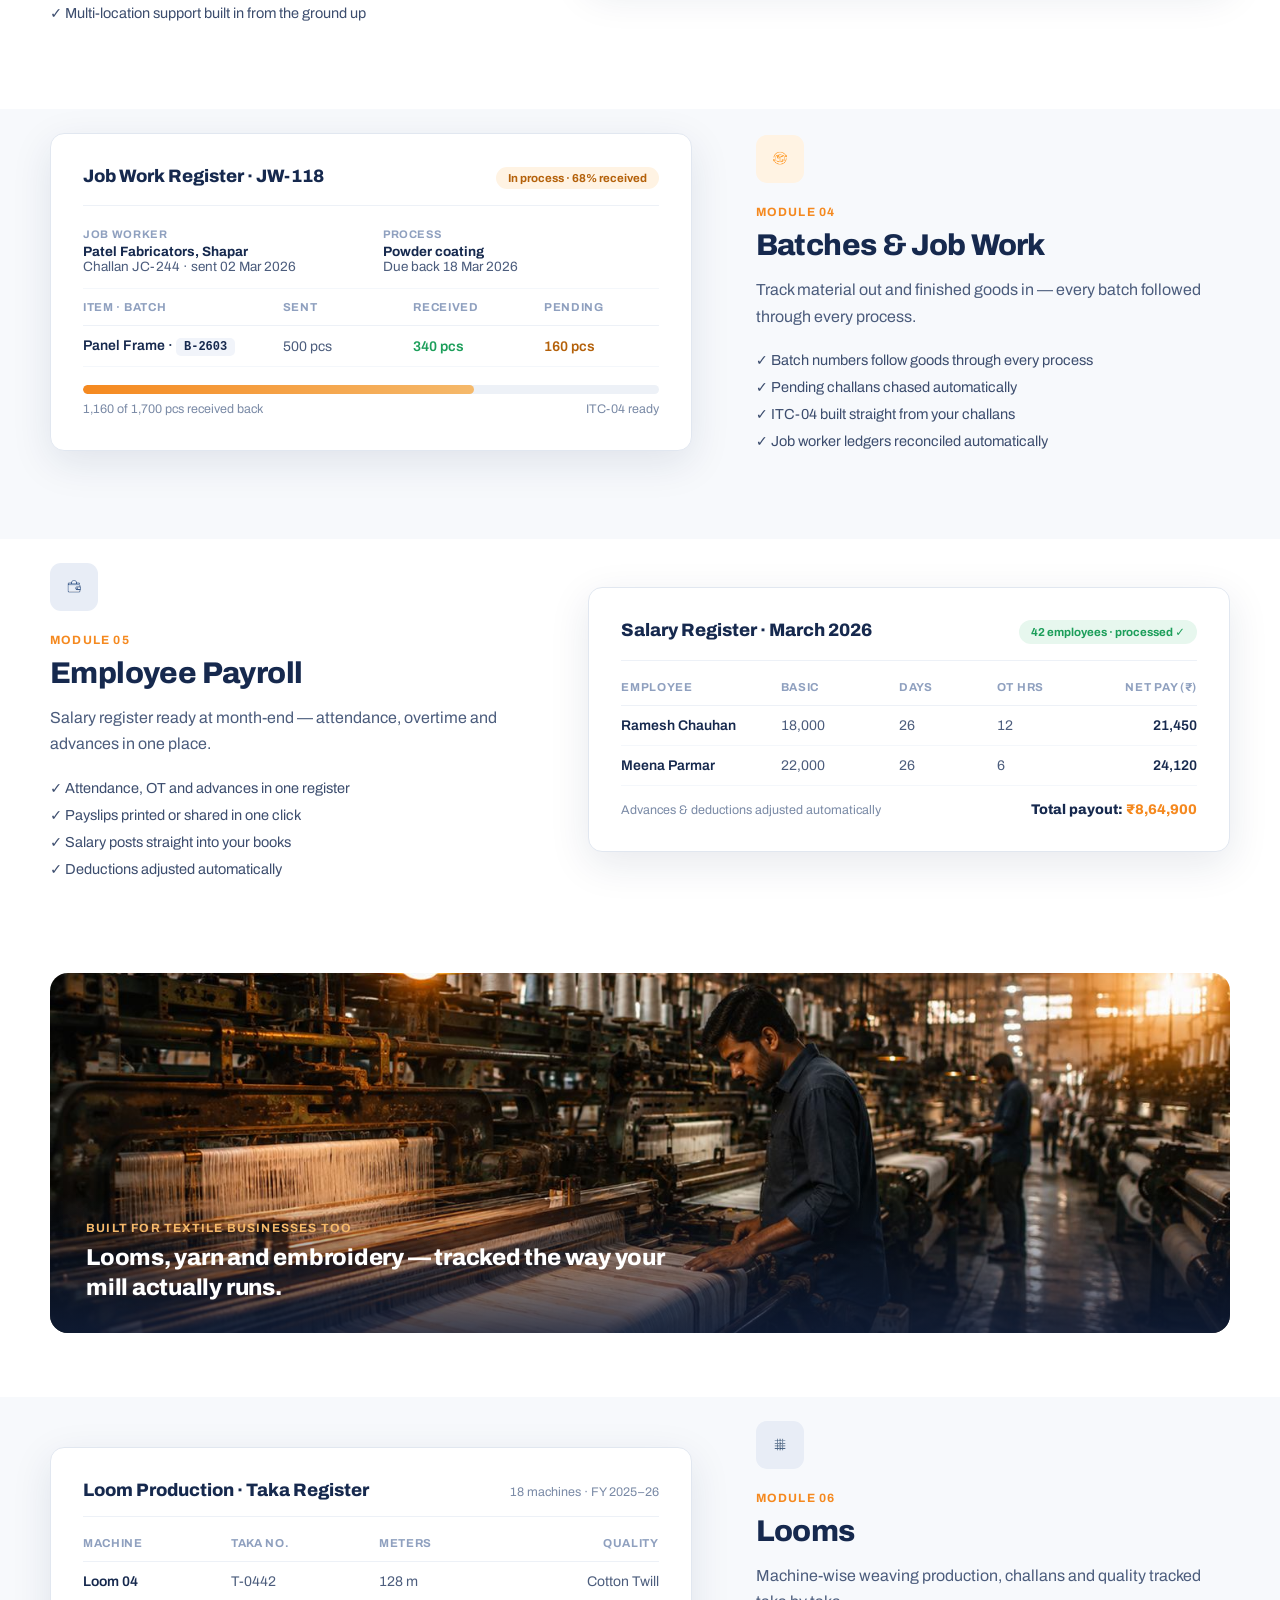
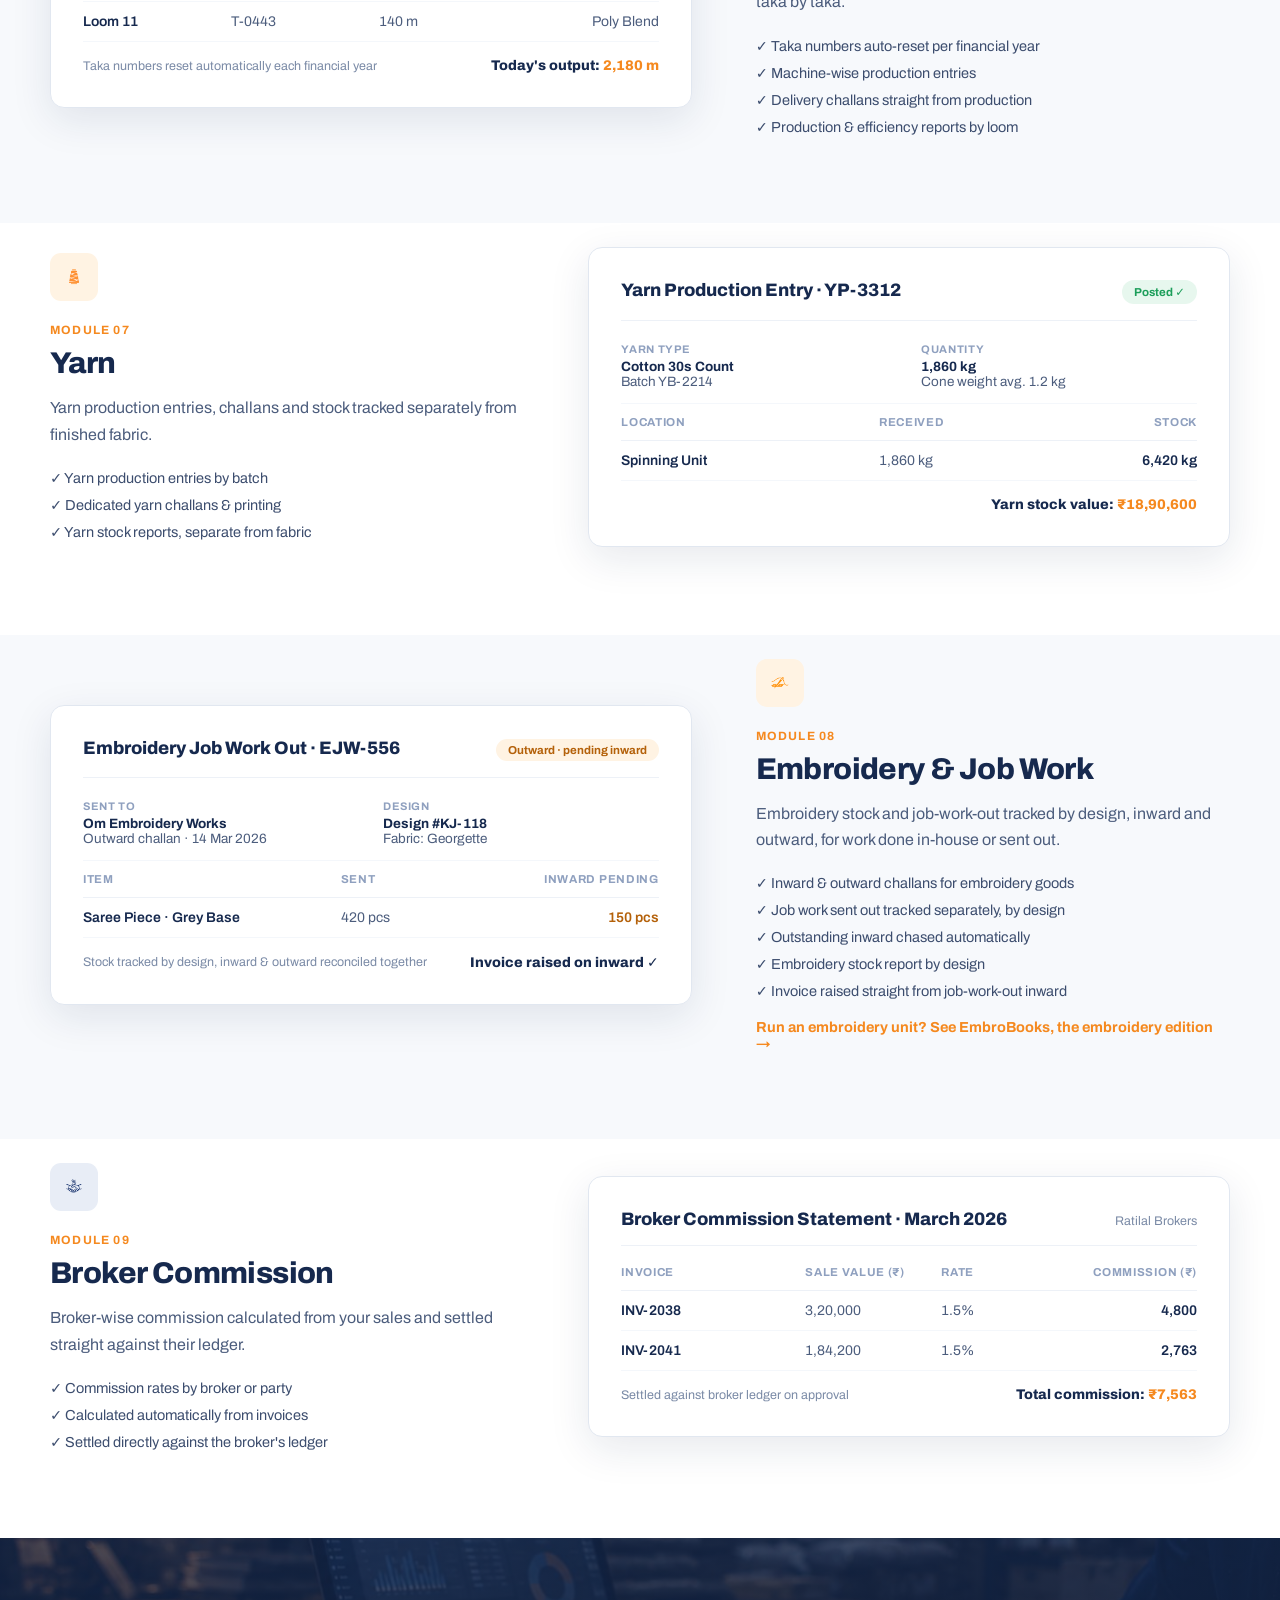
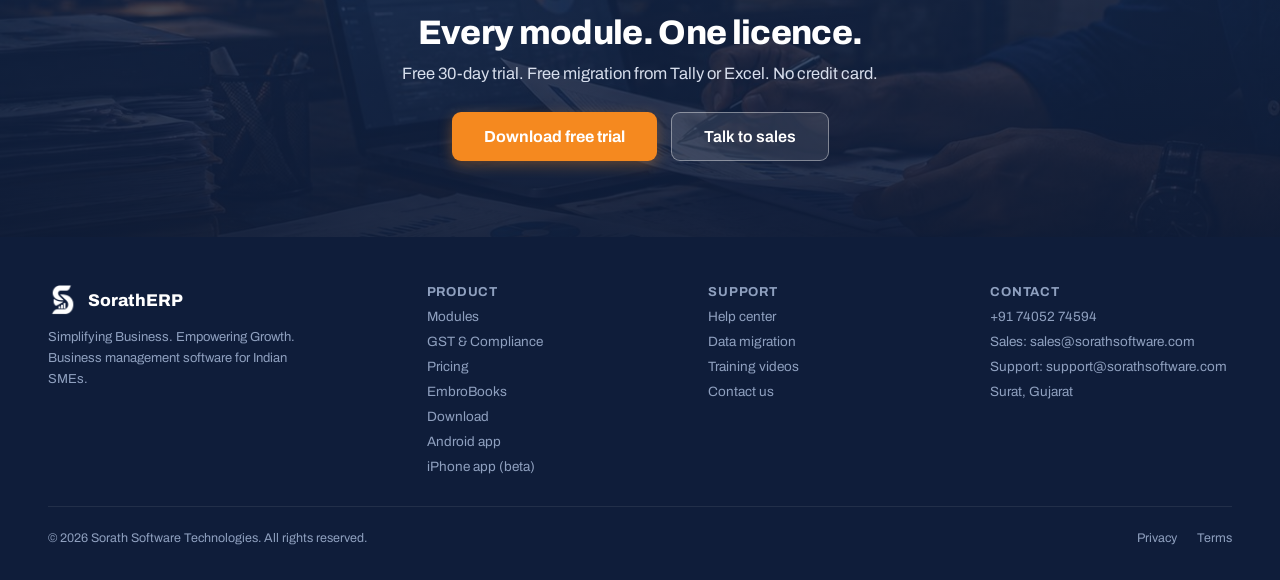
<file: modules.html>
<!DOCTYPE html>
<html lang="en">
<head>
<meta charset="utf-8">
<meta name="viewport" content="width=device-width, initial-scale=1">
<meta name="referrer" content="strict-origin-when-cross-origin">
<!-- Google Analytics (GA4) -->
<script async src="https://www.googletagmanager.com/gtag/js?id=G-ZPL8HY80QF"></script>
<script>
  window.dataLayer = window.dataLayer || [];
  function gtag(){dataLayer.push(arguments);}
  gtag('js', new Date());
  gtag('config', 'G-ZPL8HY80QF');
</script>
<title>Modules — SorathERP</title>
<meta name="description" content="GST compliance, accounting, inventory, job work and payroll — one licence, one install, one source of truth.">
<link rel="canonical" href="https://sorathsoftware.com/modules.html">
<meta property="og:type" content="website">
<meta property="og:site_name" content="SorathERP">
<meta property="og:title" content="Modules — SorathERP">
<meta property="og:description" content="GST compliance, accounting, inventory, job work and payroll — one licence, one install, one source of truth.">
<meta property="og:url" content="https://sorathsoftware.com/modules.html">
<meta property="og:image" content="https://sorathsoftware.com/assets/images/modules-hero-banner.jpg">
<meta property="og:locale" content="en_IN">
<meta name="twitter:card" content="summary_large_image">
<meta name="twitter:title" content="Modules — SorathERP">
<meta name="twitter:description" content="GST compliance, accounting, inventory, job work and payroll — one licence, one install, one source of truth.">
<meta name="twitter:image" content="https://sorathsoftware.com/assets/images/modules-hero-banner.jpg">
<link rel="icon" href="favicon.ico" sizes="any">
<link rel="icon" href="assets/icon-192.png" type="image/png">
<link rel="apple-touch-icon" href="assets/icon-192.png">
<link rel="manifest" href="site.webmanifest">
<meta name="theme-color" content="#16294E">
<link rel="preconnect" href="https://fonts.googleapis.com">
<link rel="preconnect" href="https://fonts.gstatic.com" crossorigin>
<link href="https://fonts.googleapis.com/css2?family=Archivo:wght@400;500;600;700;800&display=swap" rel="stylesheet">
<link rel="stylesheet" href="css/style.css">
<script type="application/ld+json">
{
  "@context": "https://schema.org",
  "@type": "BreadcrumbList",
  "itemListElement": [
    { "@type": "ListItem", "position": 1, "name": "Home", "item": "https://sorathsoftware.com/" },
    { "@type": "ListItem", "position": 2, "name": "Modules", "item": "https://sorathsoftware.com/modules.html" }
  ]
}
</script>
</head>
<body>
<div class="page">

<div class="top-bar">
  <span>GST-ready · E-Invoice &amp; E-Way Bill integrated · Made for Indian SMEs</span>
  <span class="top-bar-right">
    <a href="tel:+917405274594">+91 74052 74594</a>
    <button class="top-bar-cta" type="button" data-action="demo">Book a free demo →</button>
  </span>
</div>

<header class="nav">
  <a class="nav-brand" href="index.html">
    <img src="assets/app-icon.png" alt="SorathERP">
    <div>
      <div class="nav-brand-name">Sorath<span>ERP</span></div>
      <div class="nav-brand-sub">Sorath Software Technologies</div>
    </div>
  </a>
  <button class="nav-toggle" id="nav-toggle" type="button" aria-label="Toggle menu" aria-expanded="false">
    <span class="nav-toggle-bar"></span><span class="nav-toggle-bar"></span><span class="nav-toggle-bar"></span>
  </button>
  <div class="nav-menu" id="nav-menu">
  <nav class="nav-links">
    <a href="modules.html" class="active">Modules</a>
    <a href="gst-compliance.html">GST &amp; Compliance</a>
    <a href="embrobooks.html">EmbroBooks</a>
    <a href="pricing.html">Pricing</a>
    <a href="support.html">Support</a>
  </nav>
  <div class="nav-actions">
    <a class="btn-signin" href="https://erp.sorathsoftware.com/" target="_blank" rel="noopener">Sign in</a>
    <button class="btn-download" type="button" data-action="download">Download free trial</button>
  </div>
  </div>
</header>

<div class="page-hero">
  <div class="page-hero-eyebrow">Modules</div>
  <h1 class="page-hero-title">Every module your business needs, none you have to buy separately.</h1>
  <p class="page-hero-desc">GST compliance, accounting, inventory, job work and payroll — one licence, one install, one source of truth.</p>
</div>

<nav class="pill-nav" aria-label="Jump to module">
  <a class="pill active" href="#sync">Local ⇄ Cloud Sync</a>
  <a class="pill" href="#gst">GST &amp; Compliance</a>
  <a class="pill" href="#accounting">Accounting</a>
  <a class="pill" href="#inventory">Inventory &amp; Stock</a>
  <a class="pill" href="#jobwork">Batches &amp; Job Work</a>
  <a class="pill" href="#payroll">Payroll</a>
  <a class="pill" href="#looms">Looms</a>
  <a class="pill" href="#yarn">Yarn</a>
  <a class="pill" href="#embroidery">Embroidery Job Work</a>
  <a class="pill" href="#broker">Broker Commission</a>
</nav>

<!-- ============ PHOTO BANNER: EVERY MODULE ============ -->
<section class="photo-banner-section">
  <div class="photo-banner">
    <img src="assets/images/modules-hero-banner.jpg"
      srcset="assets/images/modules-hero-banner-480w.jpg 480w, assets/images/modules-hero-banner-900w.jpg 900w, assets/images/modules-hero-banner.jpg 1440w"
      sizes="(max-width: 900px) 100vw, 1180px"
      alt="A modern trading office and warehouse floor" loading="lazy">
    <div class="photo-banner-caption">
      <div class="photo-banner-eyebrow">One licence, every module</div>
      <div class="photo-banner-title">Office and shop floor, running on the same source of truth.</div>
    </div>
  </div>
</section>

<!-- ============ LOCAL ⇄ CLOUD SYNC ============ -->
<section class="sync-section compact" id="sync">
  <div class="sync-header">
    <div class="sync-badge">Flagship module</div>
    <h2 class="sync-title sm">One business. Three apps. Always in sync.</h2>
    <div class="sync-desc">Your desktop app runs on its own local database and keeps working even without internet. The moment you're online, it syncs both ways with the same live cloud database that powers your web and mobile apps — so every device shows the same numbers.</div>
  </div>
  <div class="sync-controls">
    <div class="sync-seg" role="group" aria-label="Internet connection">
      <button class="sync-seg-opt online" type="button" data-conn="online" aria-pressed="true"><span class="sync-seg-dot"></span>Online</button>
      <button class="sync-seg-opt offline" type="button" data-conn="offline" aria-pressed="false"><span class="sync-seg-dot"></span>Offline</button>
    </div>
    <button class="btn-raise-bill" id="sync-raise" type="button">Raise a bill →</button>
    <span class="sync-demo-chip" id="sync-demo-chip" hidden><span class="sync-demo-chip-dot"></span>Demo playing — click anything to take over</span>
  </div>

  <div class="sync-stage">
    <!-- Desktop app -->
    <div class="sync-app" id="sync-app">
      <div class="sync-app-bar">
        <span class="mockup-dot"></span><span class="mockup-dot"></span><span class="mockup-dot"></span>
        <span class="sync-app-name">SorathERP · Desktop</span>
      </div>
      <div class="sync-app-body">
        <div class="sync-app-head">
          <span class="sync-app-title">Sales Register</span>
          <span class="sync-app-sub">Today · local database</span>
        </div>
        <div class="sync-bill-list" id="sync-bill-list">
          <div class="sync-bill-row"><span>Mehta Distributors · INV-2038</span><span class="sync-bill-amt">₹12,400</span></div>
          <div class="sync-bill-row"><span>Vala Hardware · INV-2039</span><span class="sync-bill-amt">₹6,150</span></div>
          <div class="sync-bill-row"><span>Morbi Ceramics · INV-2040</span><span class="sync-bill-amt">₹24,300</span></div>
        </div>
        <div class="sync-app-foot">
          <span class="sync-app-foot-label">Today's Sales</span>
          <span class="sync-app-total" id="sync-app-total">₹42,850</span>
        </div>
        <div class="sync-app-state is-online" id="sync-app-state"><span class="dot"></span><span id="sync-app-state-text">Online · everything synced</span></div>
      </div>
    </div>

    <!-- Desktop ⇄ Cloud -->
    <div class="sync-link" id="sync-link-1">
      <span class="sync-link-label">sync</span>
      <span class="sync-link-blocked" aria-hidden="true">!</span>
      <span class="sync-link-dot"><img src="assets/icons/sync-demo-bill.png" alt=""></span>
    </div>

    <!-- Cloud -->
    <div class="sync-cloud-node" id="sync-cloud">
      <div class="sync-cloud-disc"><img src="assets/icons/sync-cloud.png" alt="Cloud database"></div>
      <div class="sync-cloud-name">Cloud Database<br><span class="sync-cloud-total" id="sync-cloud-total">₹42,850</span></div>
      <span class="sync-status-pill" id="sync-status-cloud">Synced ✓</span>
    </div>

    <!-- Cloud ⇄ Phone -->
    <div class="sync-link" id="sync-link-2">
      <span class="sync-link-label">sync</span>
      <span class="sync-link-blocked" aria-hidden="true">!</span>
      <span class="sync-link-dot"><img src="assets/icons/sync-demo-bill.png" alt=""></span>
    </div>

    <!-- Phone -->
    <div class="sync-phone" id="sync-phone">
      <div class="sync-phone-screen">
        <div class="sync-phone-notch"><span></span></div>
        <div class="sync-phone-body">
          <div class="sync-phone-app">SorathERP Mobile</div>
          <div class="sync-phone-label">Today's Sales</div>
          <div class="sync-phone-total" id="sync-phone-total">₹42,850</div>
          <div class="sync-phone-delta" id="sync-phone-delta"></div>
          <div class="sync-phone-rows" id="sync-phone-rows">
            <div class="sync-phone-row"><span>Morbi Ceramics</span><b>₹24,300</b></div>
            <div class="sync-phone-row"><span>Mehta Distributors</span><b>₹12,400</b></div>
          </div>
          <div class="sync-phone-stale">Waiting for the desktop to come back online.</div>
        </div>
      </div>
    </div>
  </div>

  <p class="sync-stage-caption" id="sync-caption">Switch to <b>Offline</b> and raise a few bills — billing never stops. Go back <b>Online</b> and every queued bill lands on the cloud and the phone on its own.</p>

  <div class="sync-features">
    <span>✓ Two-way sync, both directions</span>
    <span>✓ Powered by a dedicated sync engine, running continuously in the background</span>
    <span>✓ Keeps working offline, syncs when back online</span>
    <span>✓ One tenant, one number, everywhere</span>
  </div>
</section>

<!-- ============ GST & COMPLIANCE ============ -->
<section class="detail-section" id="gst">
  <div class="detail-grid text-first">
    <div>
      <div class="icon-box orange-bg"><img src="assets/icons/module-gst-compliance.png" alt="GST &amp; Compliance" width="26" height="26"></div>
      <div class="detail-eyebrow">Module 01</div>
      <h2 class="detail-title">GST &amp; Compliance</h2>
      <p class="detail-desc">Complete Indian GST-ready workflow, built into every invoice you raise — file confidently, every time.</p>
      <div class="detail-features">
        <span>GSTR-1 &amp; GSTR-3B built from your bills</span>
        <span>E-Way Bill generated in one click</span>
        <span>E-Invoice with IRN &amp; QR printed automatically</span>
        <span>HSN-wise summaries &amp; reconciliation</span>
        <span>No portal re-entry, ever</span>
      </div>
    </div>
    <div class="detail-doc">
      <div class="doc-card">
        <div class="doc-header">
          <span class="doc-header-title">Tax Invoice · INV-2041</span>
          <span class="doc-header-tags"><span class="doc-pill success">IRN Generated ✓</span><span class="doc-pill success">E-Way Bill ✓</span></span>
        </div>
        <div class="doc-meta-grid">
          <div><div class="doc-meta-label">Billed to</div><div class="doc-meta-value">Shree Krishna Traders</div><div class="doc-meta-sub">GSTIN 24AACFS1234A1Z5 · Rajkot, Gujarat</div></div>
          <div><div class="doc-meta-label">IRN</div><div class="doc-meta-mono">a4f8c2…9d21 · Ack No. 112420412345678</div><div class="doc-meta-sub">EWB-0412-8867-2210 · valid 3 days</div></div>
        </div>
        <div class="doc-table-head inv-cols"><span>Item</span><span>HSN</span><span>GST</span><span class="text-right">Amount (₹)</span></div>
        <div class="doc-row inv-cols"><span class="inv-item">MS Angle 50×50×6 mm</span><span class="inv-sub">7216</span><span class="inv-sub">18%</span><span class="text-right num val-strong">1,20,400</span></div>
        <div class="doc-row inv-cols"><span class="inv-item">GI Sheet 0.8 mm</span><span class="inv-sub">7210</span><span class="inv-sub">18%</span><span class="text-right num val-strong">35,690</span></div>
        <div class="inv-totals">
          <div class="inv-total-block">Taxable <div class="amt num">1,56,090</div></div>
          <div class="inv-total-block">CGST + SGST <div class="amt num">28,110</div></div>
          <div class="inv-total-block">Total <div class="grand num">₹1,84,200</div></div>
        </div>
      </div>
    </div>
  </div>
</section>

<!-- ============ ACCOUNTING ============ -->
<section class="detail-section tint" id="accounting">
  <div class="detail-grid doc-first">
    <div class="detail-doc">
      <div class="doc-card">
        <div class="doc-header">
          <span class="doc-header-title">Trial Balance</span>
          <span class="doc-header-meta">FY 2025–26 · as on 31 Mar · <span style="color:#1C9E5A;font-weight:700">✓ Balanced</span></span>
        </div>
        <div class="doc-table-head tb-cols"><span>Ledger</span><span>Debit (₹)</span><span>Credit (₹)</span></div>
        <div class="doc-row tb-cols"><span class="ledger-name">Sundry Debtors</span><span class="num val-strong">12,40,180</span><span class="num dim">—</span></div>
        <div class="doc-row tb-cols"><span class="ledger-name">Stock in Hand</span><span class="num val-strong">86,12,300</span><span class="num dim">—</span></div>
        <div class="doc-row tb-cols"><span class="ledger-name">Sundry Creditors</span><span class="num dim">—</span><span class="num val-strong">8,95,420</span></div>
        <div class="tb-total tb-cols"><span>Total</span><span class="num">98,52,480</span><span class="num">98,52,480</span></div>
      </div>
    </div>
    <div>
      <div class="icon-box navy-bg"><img src="assets/icons/module-accounting.png" alt="Accounting" width="26" height="26"></div>
      <div class="detail-eyebrow">Module 02</div>
      <h2 class="detail-title">Accounting</h2>
      <p class="detail-desc">True double-entry accounting your CA will love — books always audit-ready.</p>
      <div class="detail-features">
        <span>Journal entries &amp; ledgers</span>
        <span>Trial balance that always balances</span>
        <span>Balance sheet &amp; profit and loss</span>
        <span>Drill from balance sheet to source voucher</span>
        <span>Period locks keep filed months untouched</span>
      </div>
    </div>
  </div>
</section>

<!-- ============ INVENTORY & STOCK ============ -->
<section class="detail-section" id="inventory">
  <div class="detail-grid text-first">
    <div>
      <div class="icon-box orange-bg"><img src="assets/icons/module-inventory-stock.png" alt="Inventory &amp; Stock" width="26" height="26"></div>
      <div class="detail-eyebrow">Module 03</div>
      <h2 class="detail-title">Inventory &amp; Stock</h2>
      <p class="detail-desc">Every godown and shop, one stock register — always current, always reconciled.</p>
      <div class="detail-features">
        <span>Location-wise stock across every warehouse</span>
        <span>Transfer stock between locations with one voucher</span>
        <span>Reorder alerts before you run out</span>
        <span>FIFO and weighted-average valuation</span>
        <span>Multi-location support built in from the ground up</span>
      </div>
    </div>
    <div class="detail-doc">
      <div class="doc-card">
        <div class="doc-header">
          <span class="doc-header-title">Stock Summary · Item-wise</span>
          <span class="doc-header-meta">3 locations · live</span>
        </div>
        <div class="doc-table-head stock-cols"><span>Item</span><span>Factory</span><span>Godown A</span><span>Shop</span><span class="text-right">Total</span></div>
        <div class="doc-row stock-cols"><span class="val-strong">MS Angle 50×50×6</span><span class="num qty">2,140 kg</span><span class="num qty">5,600 kg</span><span class="num qty">380 kg</span><span class="text-right num val-strong">8,120 kg</span></div>
        <div class="doc-row stock-cols"><span class="val-strong">Welding Rod 3.15</span><span class="num qty">64 box</span><span class="num qty">210 box</span><span class="num qty danger">4 box ⚠</span><span class="text-right num val-strong">278 box</span></div>
        <div class="stock-footer">
          <span class="stock-alert">⚠ 1 item below reorder level at Shop</span>
          <span class="stock-value">Stock value: <span class="num">₹86,12,300</span></span>
        </div>
      </div>
    </div>
  </div>
</section>

<!-- ============ BATCHES & JOB WORK ============ -->
<section class="detail-section tint" id="jobwork">
  <div class="detail-grid doc-first">
    <div class="detail-doc">
      <div class="doc-card">
        <div class="doc-header">
          <span class="doc-header-title">Job Work Register · JW-118</span>
          <span class="doc-pill warn">In process · 68% received</span>
        </div>
        <div class="doc-meta-grid">
          <div><div class="doc-meta-label">Job worker</div><div class="doc-meta-value">Patel Fabricators, Shapar</div><div class="doc-meta-sub">Challan JC-244 · sent 02 Mar 2026</div></div>
          <div><div class="doc-meta-label">Process</div><div class="doc-meta-value">Powder coating</div><div class="doc-meta-sub">Due back 18 Mar 2026</div></div>
        </div>
        <div class="doc-table-head jw-cols"><span>Item · Batch</span><span>Sent</span><span>Received</span><span>Pending</span></div>
        <div class="doc-row jw-cols"><span class="val-strong">Panel Frame · <span class="jw-batch">B-2603</span></span><span class="num qty">500 pcs</span><span class="num jw-meta">340 pcs</span><span class="num jw-meta pending">160 pcs</span></div>
        <div class="jw-progress-wrap">
          <div class="jw-progress-track"><span class="jw-progress-fill" style="width:68%"></span></div>
          <div class="jw-progress-labels"><span>1,160 of 1,700 pcs received back</span><span>ITC-04 ready</span></div>
        </div>
      </div>
    </div>
    <div>
      <div class="icon-box orange-bg"><img src="assets/icons/module-batches-jobwork.png" alt="Batches &amp; Job Work" width="26" height="26"></div>
      <div class="detail-eyebrow">Module 04</div>
      <h2 class="detail-title">Batches &amp; Job Work</h2>
      <p class="detail-desc">Track material out and finished goods in — every batch followed through every process.</p>
      <div class="detail-features">
        <span>Batch numbers follow goods through every process</span>
        <span>Pending challans chased automatically</span>
        <span>ITC-04 built straight from your challans</span>
        <span>Job worker ledgers reconciled automatically</span>
      </div>
    </div>
  </div>
</section>

<!-- ============ PAYROLL ============ -->
<section class="detail-section" id="payroll">
  <div class="detail-grid text-first">
    <div>
      <div class="icon-box navy-bg"><img src="assets/icons/module-payroll.png" alt="Employee Payroll" width="26" height="26"></div>
      <div class="detail-eyebrow">Module 05</div>
      <h2 class="detail-title">Employee Payroll</h2>
      <p class="detail-desc">Salary register ready at month-end — attendance, overtime and advances in one place.</p>
      <div class="detail-features">
        <span>Attendance, OT and advances in one register</span>
        <span>Payslips printed or shared in one click</span>
        <span>Salary posts straight into your books</span>
        <span>Deductions adjusted automatically</span>
      </div>
    </div>
    <div class="detail-doc">
      <div class="doc-card">
        <div class="doc-header">
          <span class="doc-header-title">Salary Register · March 2026</span>
          <span class="doc-pill success">42 employees · processed ✓</span>
        </div>
        <div class="doc-table-head payroll-cols"><span>Employee</span><span>Basic</span><span>Days</span><span>OT hrs</span><span class="text-right">Net Pay (₹)</span></div>
        <div class="doc-row payroll-cols"><span class="val-strong">Ramesh Chauhan</span><span class="num qty">18,000</span><span class="num qty">26</span><span class="num qty">12</span><span class="text-right num val-strong">21,450</span></div>
        <div class="doc-row payroll-cols"><span class="val-strong">Meena Parmar</span><span class="num qty">22,000</span><span class="num qty">26</span><span class="num qty">6</span><span class="text-right num val-strong">24,120</span></div>
        <div class="payroll-footer">
          <span class="payroll-note">Advances &amp; deductions adjusted automatically</span>
          <span class="payroll-total">Total payout: <span class="num">₹8,64,900</span></span>
        </div>
      </div>
    </div>
  </div>
</section>

<!-- ============ PHOTO BANNER: TEXTILE MODULES ============ -->
<section class="photo-banner-section">
  <div class="photo-banner">
    <img src="assets/images/modules-textile-banner.jpg"
      srcset="assets/images/modules-textile-banner-480w.jpg 480w, assets/images/modules-textile-banner-900w.jpg 900w, assets/images/modules-textile-banner.jpg 1440w"
      sizes="(max-width: 900px) 100vw, 1180px"
      alt="An active textile weaving mill with looms running" loading="lazy">
    <div class="photo-banner-caption">
      <div class="photo-banner-eyebrow">Built for textile businesses too</div>
      <div class="photo-banner-title">Looms, yarn and embroidery — tracked the way your mill actually runs.</div>
    </div>
  </div>
</section>

<!-- ============ LOOMS ============ -->
<section class="detail-section tint" id="looms">
  <div class="detail-grid doc-first">
    <div class="detail-doc">
      <div class="doc-card">
        <div class="doc-header">
          <span class="doc-header-title">Loom Production · Taka Register</span>
          <span class="doc-header-meta">18 machines · FY 2025–26</span>
        </div>
        <div class="doc-table-head" style="grid-template-columns:1fr 1fr 1fr 1fr"><span>Machine</span><span>Taka No.</span><span>Meters</span><span class="text-right">Quality</span></div>
        <div class="doc-row" style="grid-template-columns:1fr 1fr 1fr 1fr"><span class="val-strong">Loom 04</span><span class="num qty">T-0442</span><span class="num qty">128 m</span><span class="text-right qty">Cotton Twill</span></div>
        <div class="doc-row" style="grid-template-columns:1fr 1fr 1fr 1fr"><span class="val-strong">Loom 11</span><span class="num qty">T-0443</span><span class="num qty">140 m</span><span class="text-right qty">Poly Blend</span></div>
        <div class="stock-footer">
          <span class="payroll-note">Taka numbers reset automatically each financial year</span>
          <span class="stock-value">Today's output: <span class="num">2,180 m</span></span>
        </div>
      </div>
    </div>
    <div>
      <div class="icon-box navy-bg"><img src="assets/icons/module-looms.png" alt="Looms" width="26" height="26"></div>
      <div class="detail-eyebrow">Module 06</div>
      <h2 class="detail-title">Looms</h2>
      <p class="detail-desc">Machine-wise weaving production, challans and quality tracked taka by taka.</p>
      <div class="detail-features">
        <span>Taka numbers auto-reset per financial year</span>
        <span>Machine-wise production entries</span>
        <span>Delivery challans straight from production</span>
        <span>Production &amp; efficiency reports by loom</span>
      </div>
    </div>
  </div>
</section>

<!-- ============ YARN ============ -->
<section class="detail-section" id="yarn">
  <div class="detail-grid text-first">
    <div>
      <div class="icon-box orange-bg"><img src="assets/icons/module-yarn.png" alt="Yarn" width="26" height="26"></div>
      <div class="detail-eyebrow">Module 07</div>
      <h2 class="detail-title">Yarn</h2>
      <p class="detail-desc">Yarn production entries, challans and stock tracked separately from finished fabric.</p>
      <div class="detail-features">
        <span>Yarn production entries by batch</span>
        <span>Dedicated yarn challans &amp; printing</span>
        <span>Yarn stock reports, separate from fabric</span>
      </div>
    </div>
    <div class="detail-doc">
      <div class="doc-card">
        <div class="doc-header">
          <span class="doc-header-title">Yarn Production Entry · YP-3312</span>
          <span class="doc-pill success">Posted ✓</span>
        </div>
        <div class="doc-meta-grid">
          <div><div class="doc-meta-label">Yarn type</div><div class="doc-meta-value">Cotton 30s Count</div><div class="doc-meta-sub">Batch YB-2214</div></div>
          <div><div class="doc-meta-label">Quantity</div><div class="doc-meta-value">1,860 kg</div><div class="doc-meta-sub">Cone weight avg. 1.2 kg</div></div>
        </div>
        <div class="doc-table-head" style="grid-template-columns:1.6fr 1fr 1fr"><span>Location</span><span>Received</span><span class="text-right">Stock</span></div>
        <div class="doc-row" style="grid-template-columns:1.6fr 1fr 1fr"><span class="val-strong">Spinning Unit</span><span class="num qty">1,860 kg</span><span class="text-right num val-strong">6,420 kg</span></div>
        <div style="display:flex;justify-content:flex-end;padding:16px 0 2px">
          <span class="stock-value">Yarn stock value: <span class="num">₹18,90,600</span></span>
        </div>
      </div>
    </div>
  </div>
</section>

<!-- ============ EMBROIDERY & JOB WORK ============ -->
<section class="detail-section tint" id="embroidery">
  <div class="detail-grid doc-first">
    <div class="detail-doc">
      <div class="doc-card">
        <div class="doc-header">
          <span class="doc-header-title">Embroidery Job Work Out · EJW-556</span>
          <span class="doc-pill warn">Outward · pending inward</span>
        </div>
        <div class="doc-meta-grid">
          <div><div class="doc-meta-label">Sent to</div><div class="doc-meta-value">Om Embroidery Works</div><div class="doc-meta-sub">Outward challan · 14 Mar 2026</div></div>
          <div><div class="doc-meta-label">Design</div><div class="doc-meta-value">Design #KJ-118</div><div class="doc-meta-sub">Fabric: Georgette</div></div>
        </div>
        <div class="doc-table-head" style="grid-template-columns:1.6fr 1fr 1fr"><span>Item</span><span>Sent</span><span class="text-right">Inward pending</span></div>
        <div class="doc-row" style="grid-template-columns:1.6fr 1fr 1fr"><span class="val-strong">Saree Piece · Grey Base</span><span class="num qty">420 pcs</span><span class="text-right num jw-meta pending">150 pcs</span></div>
        <div class="stock-footer">
          <span class="payroll-note">Stock tracked by design, inward &amp; outward reconciled together</span>
          <span class="payroll-total">Invoice raised on inward ✓</span>
        </div>
      </div>
    </div>
    <div>
      <div class="icon-box orange-bg"><img src="assets/icons/module-embroidery.png" alt="Embroidery &amp; Job Work" width="26" height="26"></div>
      <div class="detail-eyebrow">Module 08</div>
      <h2 class="detail-title">Embroidery &amp; Job Work</h2>
      <p class="detail-desc">Embroidery stock and job-work-out tracked by design, inward and outward, for work done in-house or sent out.</p>
      <div class="detail-features">
        <span>Inward &amp; outward challans for embroidery goods</span>
        <span>Job work sent out tracked separately, by design</span>
        <span>Outstanding inward chased automatically</span>
        <span>Embroidery stock report by design</span>
        <span>Invoice raised straight from job-work-out inward</span>
      </div>
      <a class="detail-link" href="embrobooks.html">Run an embroidery unit? See EmbroBooks, the embroidery edition →</a>
    </div>
  </div>
</section>

<!-- ============ BROKER COMMISSION ============ -->
<section class="detail-section" id="broker">
  <div class="detail-grid text-first">
    <div>
      <div class="icon-box navy-bg"><img src="assets/icons/module-broker-commission.png" alt="Broker Commission" width="26" height="26"></div>
      <div class="detail-eyebrow">Module 09</div>
      <h2 class="detail-title">Broker Commission</h2>
      <p class="detail-desc">Broker-wise commission calculated from your sales and settled straight against their ledger.</p>
      <div class="detail-features">
        <span>Commission rates by broker or party</span>
        <span>Calculated automatically from invoices</span>
        <span>Settled directly against the broker's ledger</span>
      </div>
    </div>
    <div class="detail-doc">
      <div class="doc-card">
        <div class="doc-header">
          <span class="doc-header-title">Broker Commission Statement · March 2026</span>
          <span class="doc-header-meta">Ratilal Brokers</span>
        </div>
        <div class="doc-table-head" style="grid-template-columns:1.4fr 1fr 1fr 1fr"><span>Invoice</span><span>Sale value (₹)</span><span>Rate</span><span class="text-right">Commission (₹)</span></div>
        <div class="doc-row" style="grid-template-columns:1.4fr 1fr 1fr 1fr"><span class="val-strong">INV-2038</span><span class="num qty">3,20,000</span><span class="num qty">1.5%</span><span class="text-right num val-strong">4,800</span></div>
        <div class="doc-row" style="grid-template-columns:1.4fr 1fr 1fr 1fr"><span class="val-strong">INV-2041</span><span class="num qty">1,84,200</span><span class="num qty">1.5%</span><span class="text-right num val-strong">2,763</span></div>
        <div class="stock-footer">
          <span class="payroll-note">Settled against broker ledger on approval</span>
          <span class="stock-value">Total commission: <span class="num">₹7,563</span></span>
        </div>
      </div>
    </div>
  </div>
</section>

<!-- ============ CTA ============ -->
<section class="cta-section photo" style="--cta-bg-image:url('../assets/images/modules-cta-background.jpg')">
  <h2 class="cta-title">Every module. One licence.</h2>
  <div class="cta-desc">Free 30-day trial. Free migration from Tally or Excel. No credit card.</div>
  <div class="cta-buttons">
    <button class="btn-cta-primary" type="button" data-action="download">Download free trial</button>
    <a class="btn-cta-secondary" href="https://wa.me/917405274594?text=Hi%2C%20I%27d%20like%20to%20talk%20to%20your%20sales%20team%20about%20SorathERP." target="_blank" rel="noopener">Talk to sales</a>
  </div>
</section>

<!-- ============ FOOTER ============ -->
<footer class="footer">
  <div class="footer-top">
    <div>
      <div class="footer-brand-row"><img src="assets/app-icon.png" alt=""><span class="footer-brand-name">SorathERP</span></div>
      <div class="footer-tagline">Simplifying Business. Empowering Growth.<br>Business management software for Indian SMEs.</div>
    </div>
    <div class="footer-col">
      <span class="footer-col-title">Product</span>
      <a href="modules.html">Modules</a>
      <a href="gst-compliance.html">GST &amp; Compliance</a>
      <a href="pricing.html">Pricing</a>
      <a href="embrobooks.html">EmbroBooks</a>
      <a href="#" data-action="download">Download</a>
      <a href="https://play.google.com/store/apps/details?id=com.sorathsoftware.soratherp" target="_blank" rel="noopener">Android app</a>
      <a href="https://testflight.apple.com/join/1mRCrmcE" target="_blank" rel="noopener">iPhone app (beta)</a>
    </div>
    <div class="footer-col">
      <span class="footer-col-title">Support</span>
      <a href="support.html">Help center</a>
      <a href="support.html">Data migration</a>
      <a href="support.html">Training videos</a>
      <a href="support.html">Contact us</a>
    </div>
    <div class="footer-col">
      <span class="footer-col-title">Contact</span>
      <a href="tel:+917405274594">+91 74052 74594</a>
      <a href="mailto:sales@sorathsoftware.com">Sales: sales@sorathsoftware.com</a>
      <a href="mailto:support@sorathsoftware.com">Support: support@sorathsoftware.com</a>
      <span>Surat, Gujarat</span>
    </div>
  </div>
  <div class="footer-bottom">
    <span>© 2026 Sorath Software Technologies. All rights reserved.</span>
    <span class="footer-legal"><a href="privacy.html">Privacy</a><a href="terms.html">Terms</a></span>
  </div>
</footer>

</div>
<script src="js/main.js"></script>
</body>
</html>
</file>
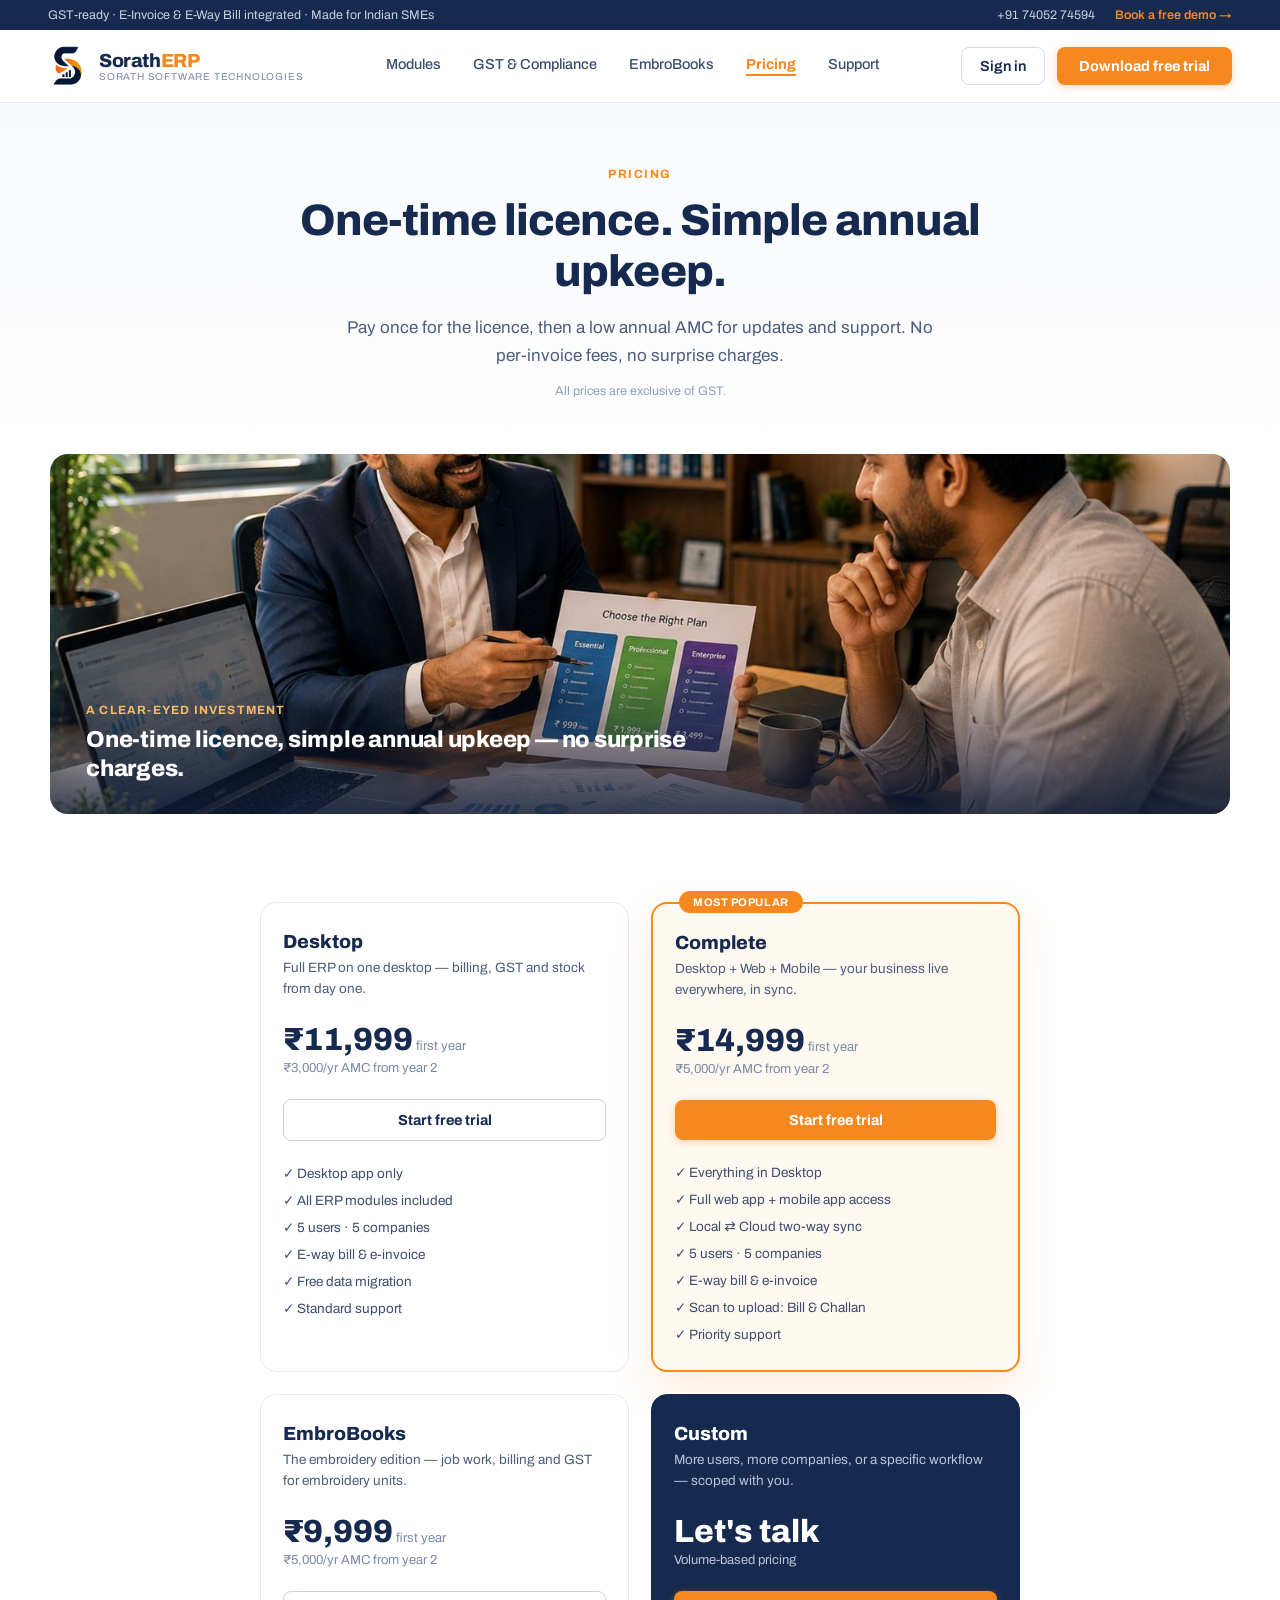
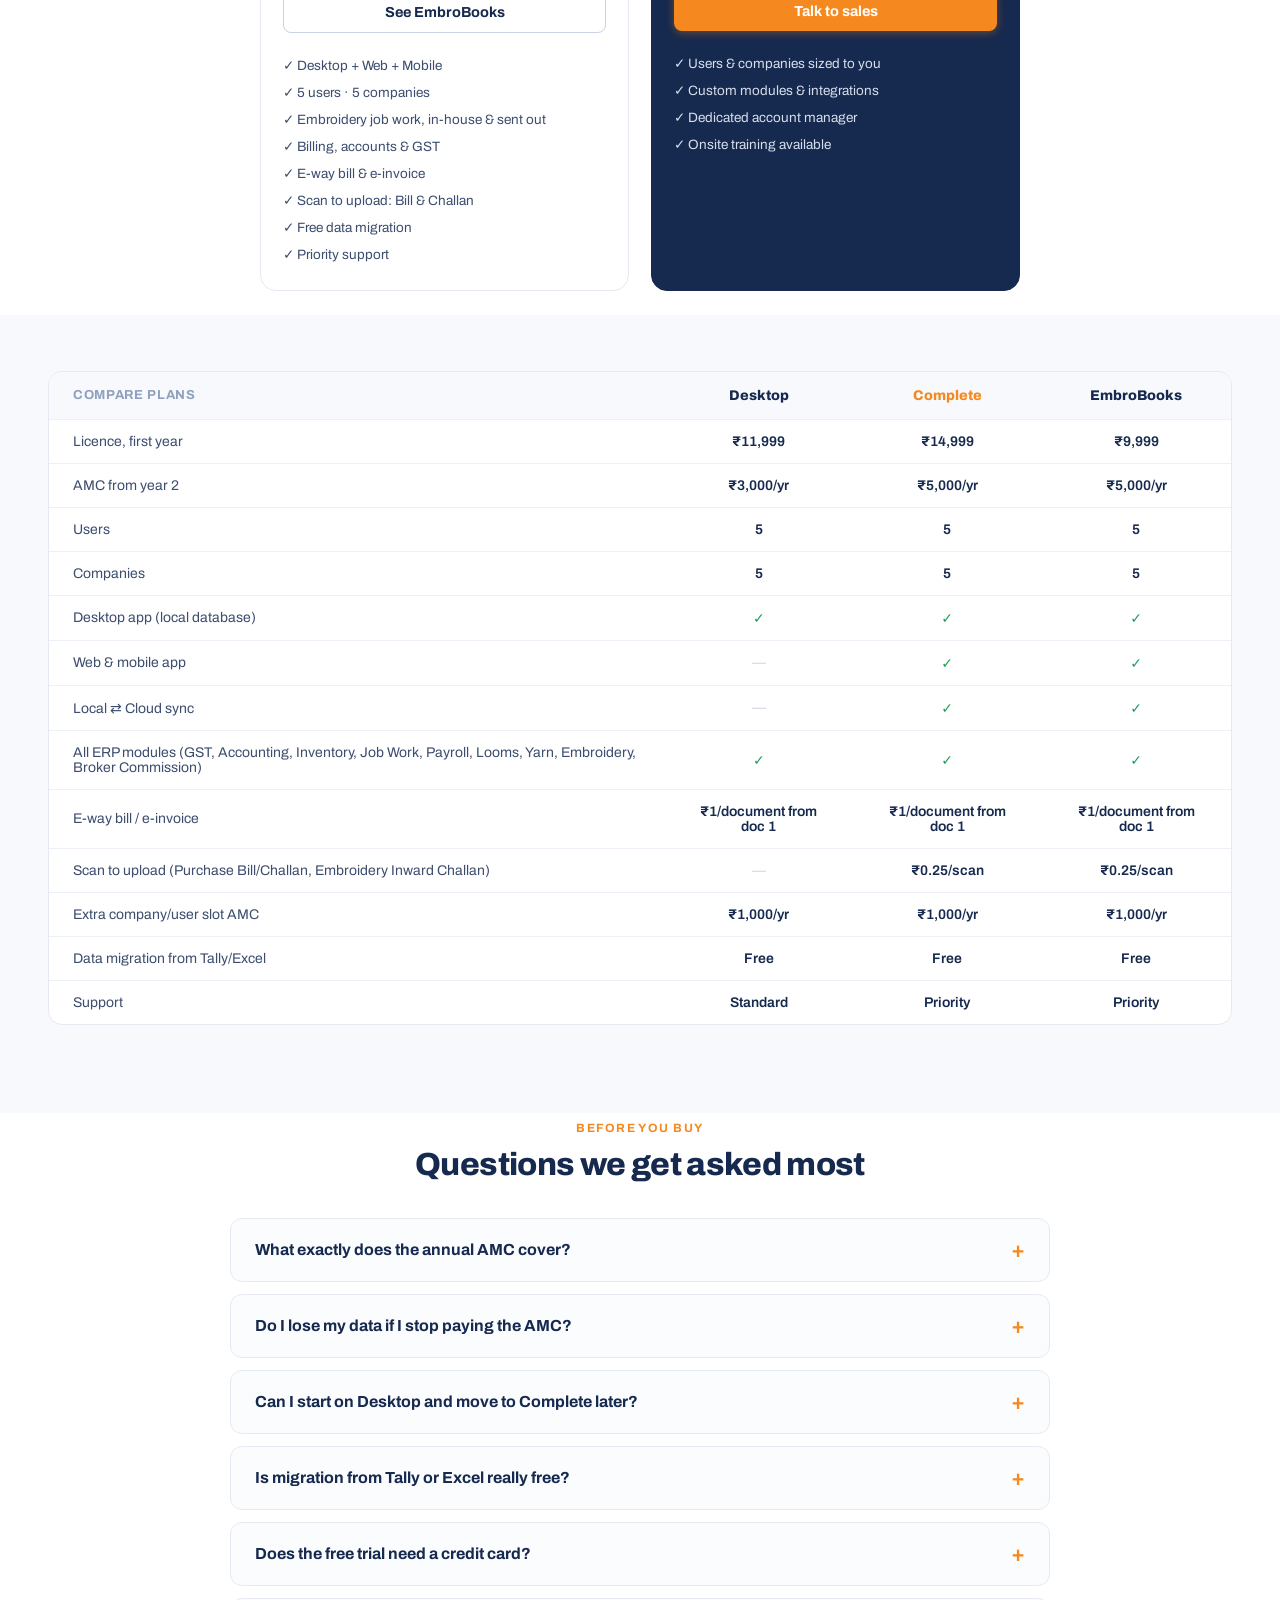
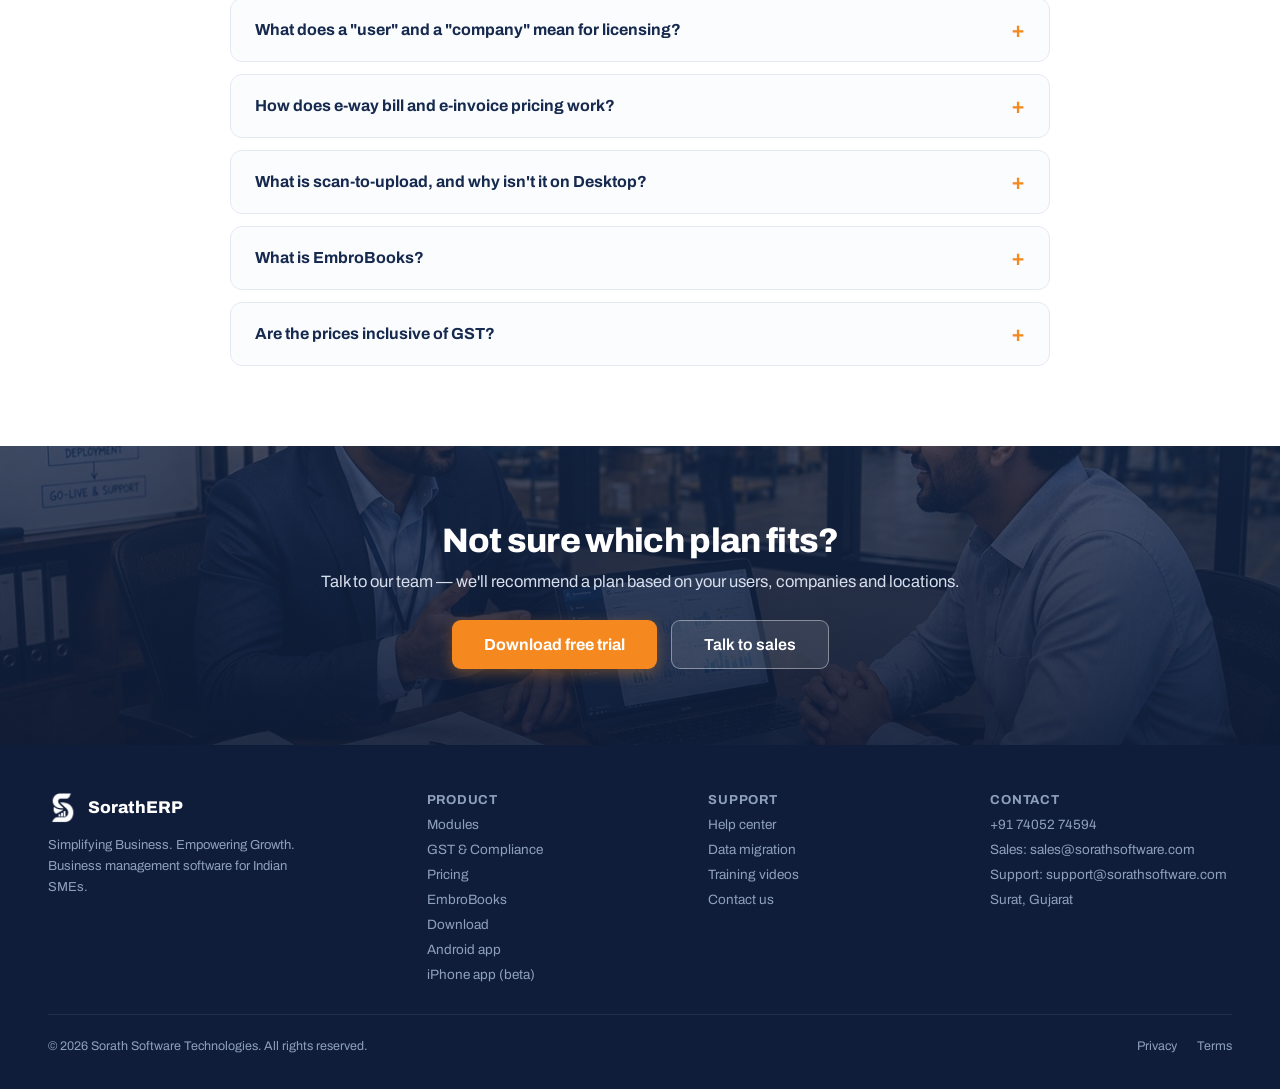
<file: pricing.html>
<!DOCTYPE html>
<html lang="en">
<head>
<meta charset="utf-8">
<meta name="viewport" content="width=device-width, initial-scale=1">
<meta name="referrer" content="strict-origin-when-cross-origin">
<!-- Google Analytics (GA4) -->
<script async src="https://www.googletagmanager.com/gtag/js?id=G-ZPL8HY80QF"></script>
<script>
  window.dataLayer = window.dataLayer || [];
  function gtag(){dataLayer.push(arguments);}
  gtag('js', new Date());
  gtag('config', 'G-ZPL8HY80QF');
</script>
<title>Pricing — SorathERP</title>
<meta name="description" content="Pay once for the licence, then a low annual AMC for updates and support. No per-invoice fees, no surprise charges.">
<link rel="canonical" href="https://sorathsoftware.com/pricing.html">
<meta property="og:type" content="website">
<meta property="og:site_name" content="SorathERP">
<meta property="og:title" content="Pricing — SorathERP">
<meta property="og:description" content="Pay once for the licence, then a low annual AMC for updates and support. No per-invoice fees, no surprise charges.">
<meta property="og:url" content="https://sorathsoftware.com/pricing.html">
<meta property="og:image" content="https://sorathsoftware.com/assets/images/pricing-hero-banner.jpg">
<meta property="og:locale" content="en_IN">
<meta name="twitter:card" content="summary_large_image">
<meta name="twitter:title" content="Pricing — SorathERP">
<meta name="twitter:description" content="Pay once for the licence, then a low annual AMC for updates and support. No per-invoice fees, no surprise charges.">
<meta name="twitter:image" content="https://sorathsoftware.com/assets/images/pricing-hero-banner.jpg">
<link rel="icon" href="favicon.ico" sizes="any">
<link rel="icon" href="assets/icon-192.png" type="image/png">
<link rel="apple-touch-icon" href="assets/icon-192.png">
<link rel="manifest" href="site.webmanifest">
<meta name="theme-color" content="#16294E">
<link rel="preconnect" href="https://fonts.googleapis.com">
<link rel="preconnect" href="https://fonts.gstatic.com" crossorigin>
<link href="https://fonts.googleapis.com/css2?family=Archivo:wght@400;500;600;700;800&display=swap" rel="stylesheet">
<link rel="stylesheet" href="css/style.css">
<script type="application/ld+json">
{
  "@context": "https://schema.org",
  "@type": "BreadcrumbList",
  "itemListElement": [
    { "@type": "ListItem", "position": 1, "name": "Home", "item": "https://sorathsoftware.com/" },
    { "@type": "ListItem", "position": 2, "name": "Pricing", "item": "https://sorathsoftware.com/pricing.html" }
  ]
}
</script>
<script type="application/ld+json">
{
  "@context": "https://schema.org",
  "@type": "Product",
  "name": "SorathERP",
  "description": "Pay once for the licence, then a low annual AMC for updates and support.",
  "offers": [
    { "@type": "Offer", "name": "Desktop", "price": "11999", "priceCurrency": "INR", "url": "https://sorathsoftware.com/pricing.html" },
    { "@type": "Offer", "name": "Complete", "price": "14999", "priceCurrency": "INR", "url": "https://sorathsoftware.com/pricing.html" }
  ]
}
</script>
</head>
<body>
<div class="page">

<div class="top-bar">
  <span>GST-ready · E-Invoice &amp; E-Way Bill integrated · Made for Indian SMEs</span>
  <span class="top-bar-right">
    <a href="tel:+917405274594">+91 74052 74594</a>
    <button class="top-bar-cta" type="button" data-action="demo">Book a free demo →</button>
  </span>
</div>

<header class="nav">
  <a class="nav-brand" href="index.html">
    <img src="assets/app-icon.png" alt="SorathERP">
    <div>
      <div class="nav-brand-name">Sorath<span>ERP</span></div>
      <div class="nav-brand-sub">Sorath Software Technologies</div>
    </div>
  </a>
  <button class="nav-toggle" id="nav-toggle" type="button" aria-label="Toggle menu" aria-expanded="false">
    <span class="nav-toggle-bar"></span><span class="nav-toggle-bar"></span><span class="nav-toggle-bar"></span>
  </button>
  <div class="nav-menu" id="nav-menu">
  <nav class="nav-links">
    <a href="modules.html">Modules</a>
    <a href="gst-compliance.html">GST &amp; Compliance</a>
    <a href="embrobooks.html">EmbroBooks</a>
    <a href="pricing.html" class="active">Pricing</a>
    <a href="support.html">Support</a>
  </nav>
  <div class="nav-actions">
    <a class="btn-signin" href="https://erp.sorathsoftware.com/" target="_blank" rel="noopener">Sign in</a>
    <button class="btn-download" type="button" data-action="download">Download free trial</button>
  </div>
  </div>
</header>

<div class="page-hero" style="padding-bottom:48px">
  <div class="page-hero-eyebrow">Pricing</div>
  <h1 class="page-hero-title" style="max-width:720px">One-time licence. Simple annual upkeep.</h1>
  <p class="page-hero-desc" style="max-width:600px">Pay once for the licence, then a low annual AMC for updates and support. No per-invoice fees, no surprise charges.</p>
  <div class="page-hero-note">All prices are exclusive of GST.</div>
</div>

<!-- ============ PHOTO BANNER: PRICING HERO ============ -->
<section class="photo-banner-section">
  <div class="photo-banner">
    <img src="assets/images/pricing-hero-banner.jpg"
      srcset="assets/images/pricing-hero-banner-480w.jpg 480w, assets/images/pricing-hero-banner-900w.jpg 900w, assets/images/pricing-hero-banner.jpg 1440w"
      sizes="(max-width: 900px) 100vw, 1180px"
      alt="A business owner reviewing a pricing sheet" loading="lazy">
    <div class="photo-banner-caption">
      <div class="photo-banner-eyebrow">A clear-eyed investment</div>
      <div class="photo-banner-title">One-time licence, simple annual upkeep — no surprise charges.</div>
    </div>
  </div>
</section>

<!-- ============ PLAN CARDS ============ -->
<section class="plans-section">
  <div class="plans-grid four">

    <div class="plan-card">
      <h3 class="plan-name">Desktop</h3>
      <div class="plan-desc">Full ERP on one desktop — billing, GST and stock from day one.</div>
      <div class="plan-price"><span class="amount">₹11,999</span><span class="period"> first year</span></div>
      <div class="plan-amc">₹3,000/yr AMC from year 2</div>
      <button class="plan-cta outline" type="button" data-action="download">Start free trial</button>
      <div class="plan-features">
        <span>Desktop app only</span>
        <span>All ERP modules included</span>
        <span>5 users · 5 companies</span>
        <span>E-way bill &amp; e-invoice</span>
        <span>Free data migration</span>
        <span>Standard support</span>
      </div>
    </div>

    <div class="plan-card featured">
      <div class="plan-badge">Most popular</div>
      <h3 class="plan-name">Complete</h3>
      <div class="plan-desc">Desktop + Web + Mobile — your business live everywhere, in sync.</div>
      <div class="plan-price"><span class="amount">₹14,999</span><span class="period"> first year</span></div>
      <div class="plan-amc">₹5,000/yr AMC from year 2</div>
      <button class="plan-cta solid" type="button" data-action="download">Start free trial</button>
      <div class="plan-features">
        <span>Everything in Desktop</span>
        <span>Full web app + mobile app access</span>
        <span>Local ⇄ Cloud two-way sync</span>
        <span>5 users · 5 companies</span>
        <span>E-way bill &amp; e-invoice</span>
        <span>Scan to upload: Bill &amp; Challan</span>
        <span>Priority support</span>
      </div>
    </div>

    <div class="plan-card">
      <h3 class="plan-name">EmbroBooks</h3>
      <div class="plan-desc">The embroidery edition — job work, billing and GST for embroidery units.</div>
      <div class="plan-price"><span class="amount">₹9,999</span><span class="period"> first year</span></div>
      <div class="plan-amc">₹5,000/yr AMC from year 2</div>
      <a class="plan-cta outline" href="embrobooks.html">See EmbroBooks</a>
      <div class="plan-features">
        <span>Desktop + Web + Mobile</span>
        <span>5 users · 5 companies</span>
        <span>Embroidery job work, in-house &amp; sent out</span>
        <span>Billing, accounts &amp; GST</span>
        <span>E-way bill &amp; e-invoice</span>
        <span>Scan to upload: Bill &amp; Challan</span>
        <span>Free data migration</span>
        <span>Priority support</span>
      </div>
    </div>

    <div class="plan-card dark">
      <h3 class="plan-name">Custom</h3>
      <div class="plan-desc">More users, more companies, or a specific workflow — scoped with you.</div>
      <div class="plan-price"><span class="amount">Let's talk</span></div>
      <div class="plan-amc">Volume-based pricing</div>
      <a class="plan-cta solid" href="https://wa.me/917405274594?text=Hi%2C%20I%27d%20like%20to%20talk%20to%20your%20sales%20team%20about%20a%20custom%20SorathERP%20plan." target="_blank" rel="noopener">Talk to sales</a>
      <div class="plan-features">
        <span>Users &amp; companies sized to you</span>
        <span>Custom modules &amp; integrations</span>
        <span>Dedicated account manager</span>
        <span>Onsite training available</span>
      </div>
    </div>

  </div>
</section>

<!-- ============ COMPARISON TABLE ============ -->
<section class="compare-section">
  <div class="compare-table-wrap">
    <table>
      <tr class="head">
        <td>Compare plans</td>
        <td class="c">Desktop</td>
        <td class="c standout">Complete</td>
        <td class="c">EmbroBooks</td>
      </tr>
      <tr><td>Licence, first year</td><td class="c strong">₹11,999</td><td class="c strong">₹14,999</td><td class="c strong">₹9,999</td></tr>
      <tr><td>AMC from year 2</td><td class="c strong">₹3,000/yr</td><td class="c strong">₹5,000/yr</td><td class="c strong">₹5,000/yr</td></tr>
      <tr><td>Users</td><td class="c strong">5</td><td class="c strong">5</td><td class="c strong">5</td></tr>
      <tr><td>Companies</td><td class="c strong">5</td><td class="c strong">5</td><td class="c strong">5</td></tr>
      <tr><td>Desktop app (local database)</td><td class="yes">✓</td><td class="yes">✓</td><td class="yes">✓</td></tr>
      <tr><td>Web &amp; mobile app</td><td class="no">—</td><td class="yes">✓</td><td class="yes">✓</td></tr>
      <tr><td>Local ⇄ Cloud sync</td><td class="no">—</td><td class="yes">✓</td><td class="yes">✓</td></tr>
      <tr><td>All ERP modules (GST, Accounting, Inventory, Job Work, Payroll, Looms, Yarn, Embroidery, Broker Commission)</td><td class="yes">✓</td><td class="yes">✓</td><td class="yes">✓</td></tr>
      <tr><td>E-way bill / e-invoice</td><td class="c strong">₹1/document from doc 1</td><td class="c strong">₹1/document from doc 1</td><td class="c strong">₹1/document from doc 1</td></tr>
      <tr><td>Scan to upload (Purchase Bill/Challan, Embroidery Inward Challan)</td><td class="no">—</td><td class="c strong">₹0.25/scan</td><td class="c strong">₹0.25/scan</td></tr>
      <tr><td>Extra company/user slot AMC</td><td class="c strong">₹1,000/yr</td><td class="c strong">₹1,000/yr</td><td class="c strong">₹1,000/yr</td></tr>
      <tr><td>Data migration from Tally/Excel</td><td class="c strong">Free</td><td class="c strong">Free</td><td class="c strong">Free</td></tr>
      <tr><td>Support</td><td class="c strong">Standard</td><td class="c strong">Priority</td><td class="c strong">Priority</td></tr>
    </table>
  </div>
</section>

<!-- ============ FAQ ============ -->
<section class="faq-section">
  <div class="faq-wrap">
    <div class="faq-header">
      <div class="faq-eyebrow">Before you buy</div>
      <h2 class="faq-title">Questions we get asked most</h2>
    </div>
    <div class="faq-list">
      <details class="faq-item">
        <summary>What exactly does the annual AMC cover?</summary>
        <div class="faq-answer">Product updates and support for the year — including GST rule changes, new report formats and version upgrades. Your licence itself is one-time and does not expire if you skip an AMC year; you simply stop receiving updates and priority support until you renew.</div>
      </details>
      <details class="faq-item">
        <summary>Do I lose my data if I stop paying the AMC?</summary>
        <div class="faq-answer">No. The desktop app keeps its own local database on your machine and keeps working. AMC affects updates and support, not access to your books.</div>
      </details>
      <details class="faq-item">
        <summary>Can I start on Desktop and move to Complete later?</summary>
        <div class="faq-answer">Yes — you pay just the difference in licence cost (₹3,000), and your existing data carries over. Complete is the plan that adds the web and mobile apps plus two-way Local ⇄ Cloud sync.</div>
      </details>
      <details class="faq-item">
        <summary>Is migration from Tally or Excel really free?</summary>
        <div class="faq-answer">Yes, on every plan. Our team imports your parties, items, opening balances and pending bills — usually within a day.</div>
      </details>
      <details class="faq-item">
        <summary>Does the free trial need a credit card?</summary>
        <div class="faq-answer">No. The 30-day trial is the full product with no card and no commitment.</div>
      </details>
      <details class="faq-item">
        <summary>What does a "user" and a "company" mean for licensing?</summary>
        <div class="faq-answer">A user is one person logged in at a time; a company is one set of books with its own GSTIN. Desktop, Complete and EmbroBooks each cover 5 users and 5 companies — extra slots can be added for ₹1,000/yr each on any of them.</div>
      </details>
      <details class="faq-item">
        <summary>How does e-way bill and e-invoice pricing work?</summary>
        <div class="faq-answer">These are billed per document at our pass-through cost against the GST network, ₹1/document from document 1, on Desktop, Complete and EmbroBooks. GST verification is different: it's always free on every plan, and results are cached so you're never charged twice for the same GSTIN.</div>
      </details>
      <details class="faq-item">
        <summary>What is scan-to-upload, and why isn't it on Desktop?</summary>
        <div class="faq-answer">On Complete and EmbroBooks, you can photograph or scan a Purchase Bill, Purchase Challan or Embroidery Inward Challan and have its details extracted and filled in automatically — ₹0.25/scan from the first scan, no free quota. It relies on the web and mobile apps, so it isn't available on the Desktop plan.</div>
      </details>
      <details class="faq-item">
        <summary>What is EmbroBooks?</summary>
        <div class="faq-answer">EmbroBooks is the embroidery edition of SorathERP, for embroidery businesses: ₹9,999 for the first year and ₹5,000/yr AMC from year 2, on desktop, web and mobile, for 5 users and 5 companies. Its other terms are the same as Complete: e-way bill and e-invoice at ₹1/document, scan-to-upload at ₹0.25/scan, extra slots at ₹1,000/yr, free data migration, the 30-day free trial and priority support. You can move to Complete later with the same data. <a href="embrobooks.html">See EmbroBooks →</a></div>
      </details>
      <details class="faq-item">
        <summary>Are the prices inclusive of GST?</summary>
        <div class="faq-answer">All prices shown are exclusive of GST, which is added on your invoice at the applicable rate.</div>
      </details>
    </div>
  </div>
</section>

<!-- ============ CTA ============ -->
<section class="cta-section photo" style="--cta-bg-image:url('../assets/images/pricing-cta-background.jpg')">
  <h2 class="cta-title">Not sure which plan fits?</h2>
  <div class="cta-desc">Talk to our team — we'll recommend a plan based on your users, companies and locations.</div>
  <div class="cta-buttons">
    <button class="btn-cta-primary" type="button" data-action="download">Download free trial</button>
    <a class="btn-cta-secondary" href="https://wa.me/917405274594?text=Hi%2C%20I%27d%20like%20to%20talk%20to%20your%20sales%20team%20about%20SorathERP." target="_blank" rel="noopener">Talk to sales</a>
  </div>
</section>

<!-- ============ FOOTER ============ -->
<footer class="footer">
  <div class="footer-top">
    <div>
      <div class="footer-brand-row"><img src="assets/app-icon.png" alt=""><span class="footer-brand-name">SorathERP</span></div>
      <div class="footer-tagline">Simplifying Business. Empowering Growth.<br>Business management software for Indian SMEs.</div>
    </div>
    <div class="footer-col">
      <span class="footer-col-title">Product</span>
      <a href="modules.html">Modules</a>
      <a href="gst-compliance.html">GST &amp; Compliance</a>
      <a href="pricing.html">Pricing</a>
      <a href="embrobooks.html">EmbroBooks</a>
      <a href="#" data-action="download">Download</a>
      <a href="https://play.google.com/store/apps/details?id=com.sorathsoftware.soratherp" target="_blank" rel="noopener">Android app</a>
      <a href="https://testflight.apple.com/join/1mRCrmcE" target="_blank" rel="noopener">iPhone app (beta)</a>
    </div>
    <div class="footer-col">
      <span class="footer-col-title">Support</span>
      <a href="support.html">Help center</a>
      <a href="support.html">Data migration</a>
      <a href="support.html">Training videos</a>
      <a href="support.html">Contact us</a>
    </div>
    <div class="footer-col">
      <span class="footer-col-title">Contact</span>
      <a href="tel:+917405274594">+91 74052 74594</a>
      <a href="mailto:sales@sorathsoftware.com">Sales: sales@sorathsoftware.com</a>
      <a href="mailto:support@sorathsoftware.com">Support: support@sorathsoftware.com</a>
      <span>Surat, Gujarat</span>
    </div>
  </div>
  <div class="footer-bottom">
    <span>© 2026 Sorath Software Technologies. All rights reserved.</span>
    <span class="footer-legal"><a href="privacy.html">Privacy</a><a href="terms.html">Terms</a></span>
  </div>
</footer>

</div>
<script src="js/main.js"></script>
</body>
</html>
</file>
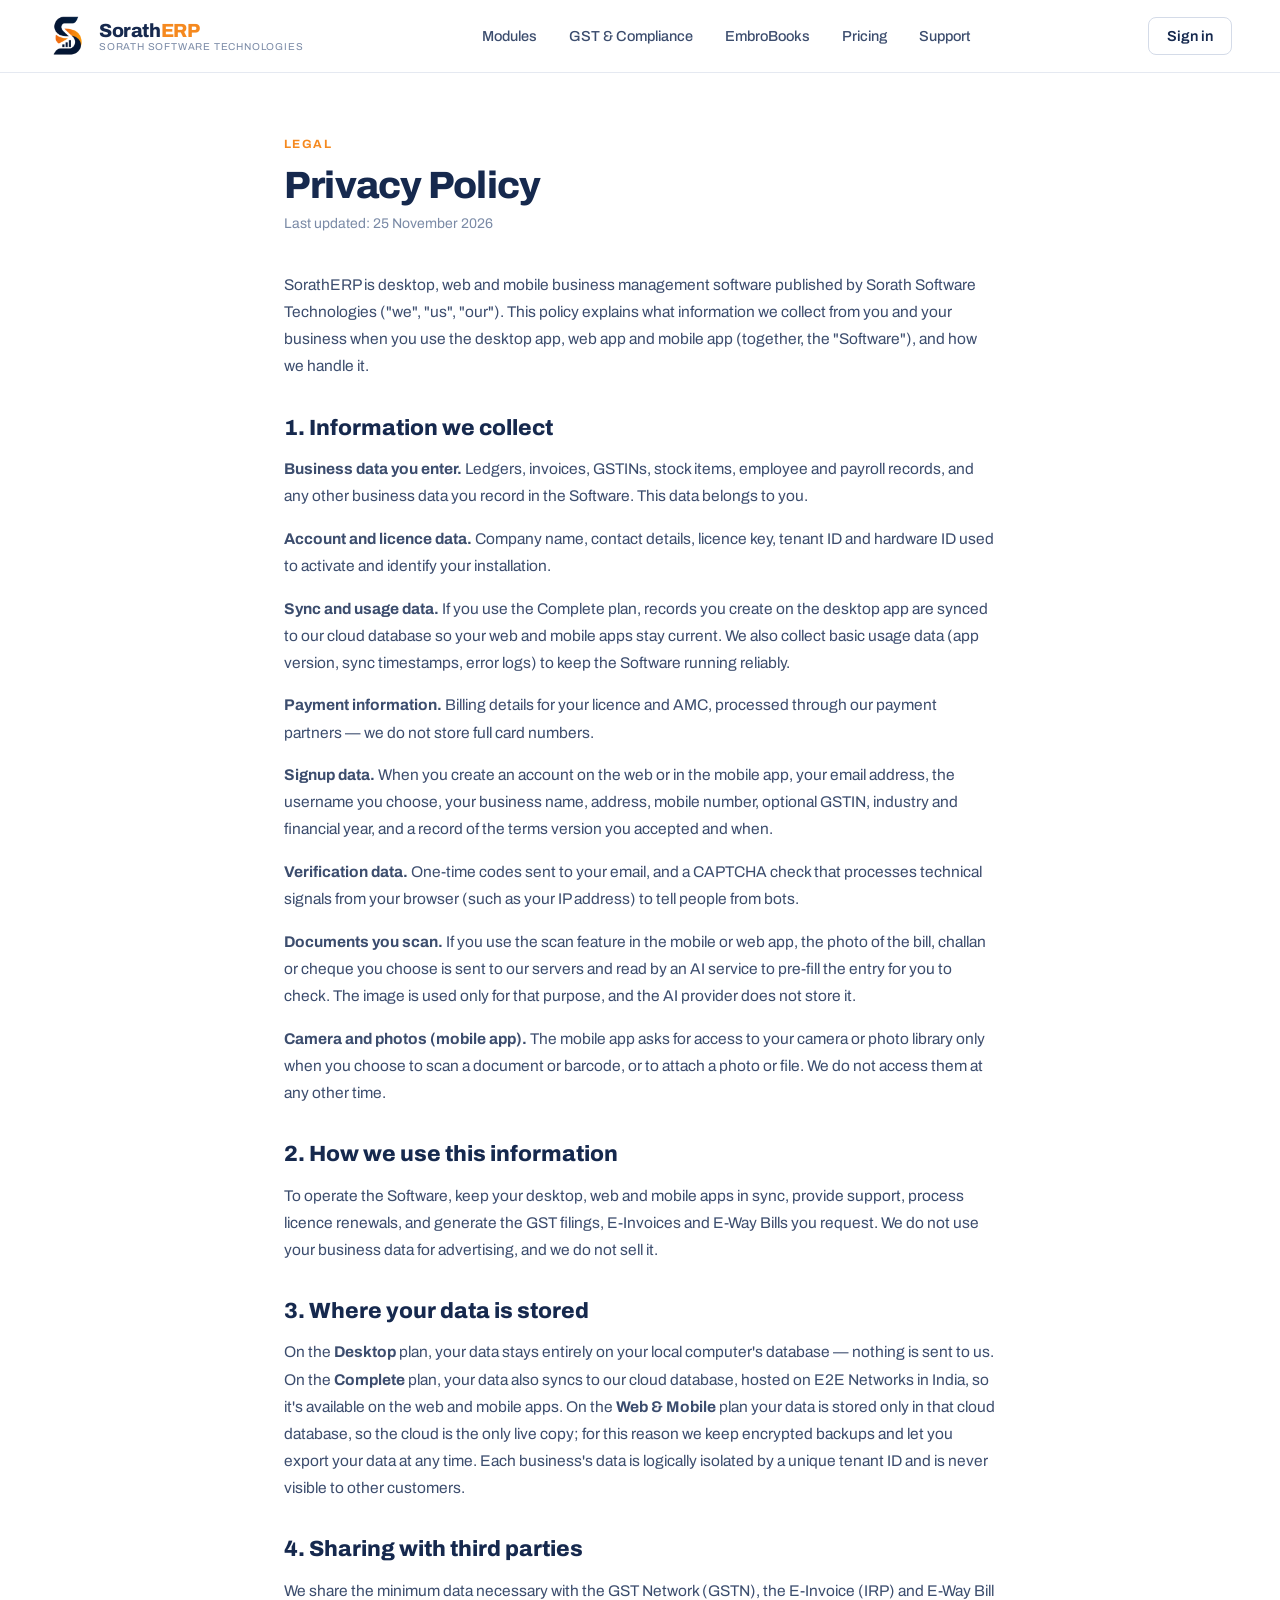
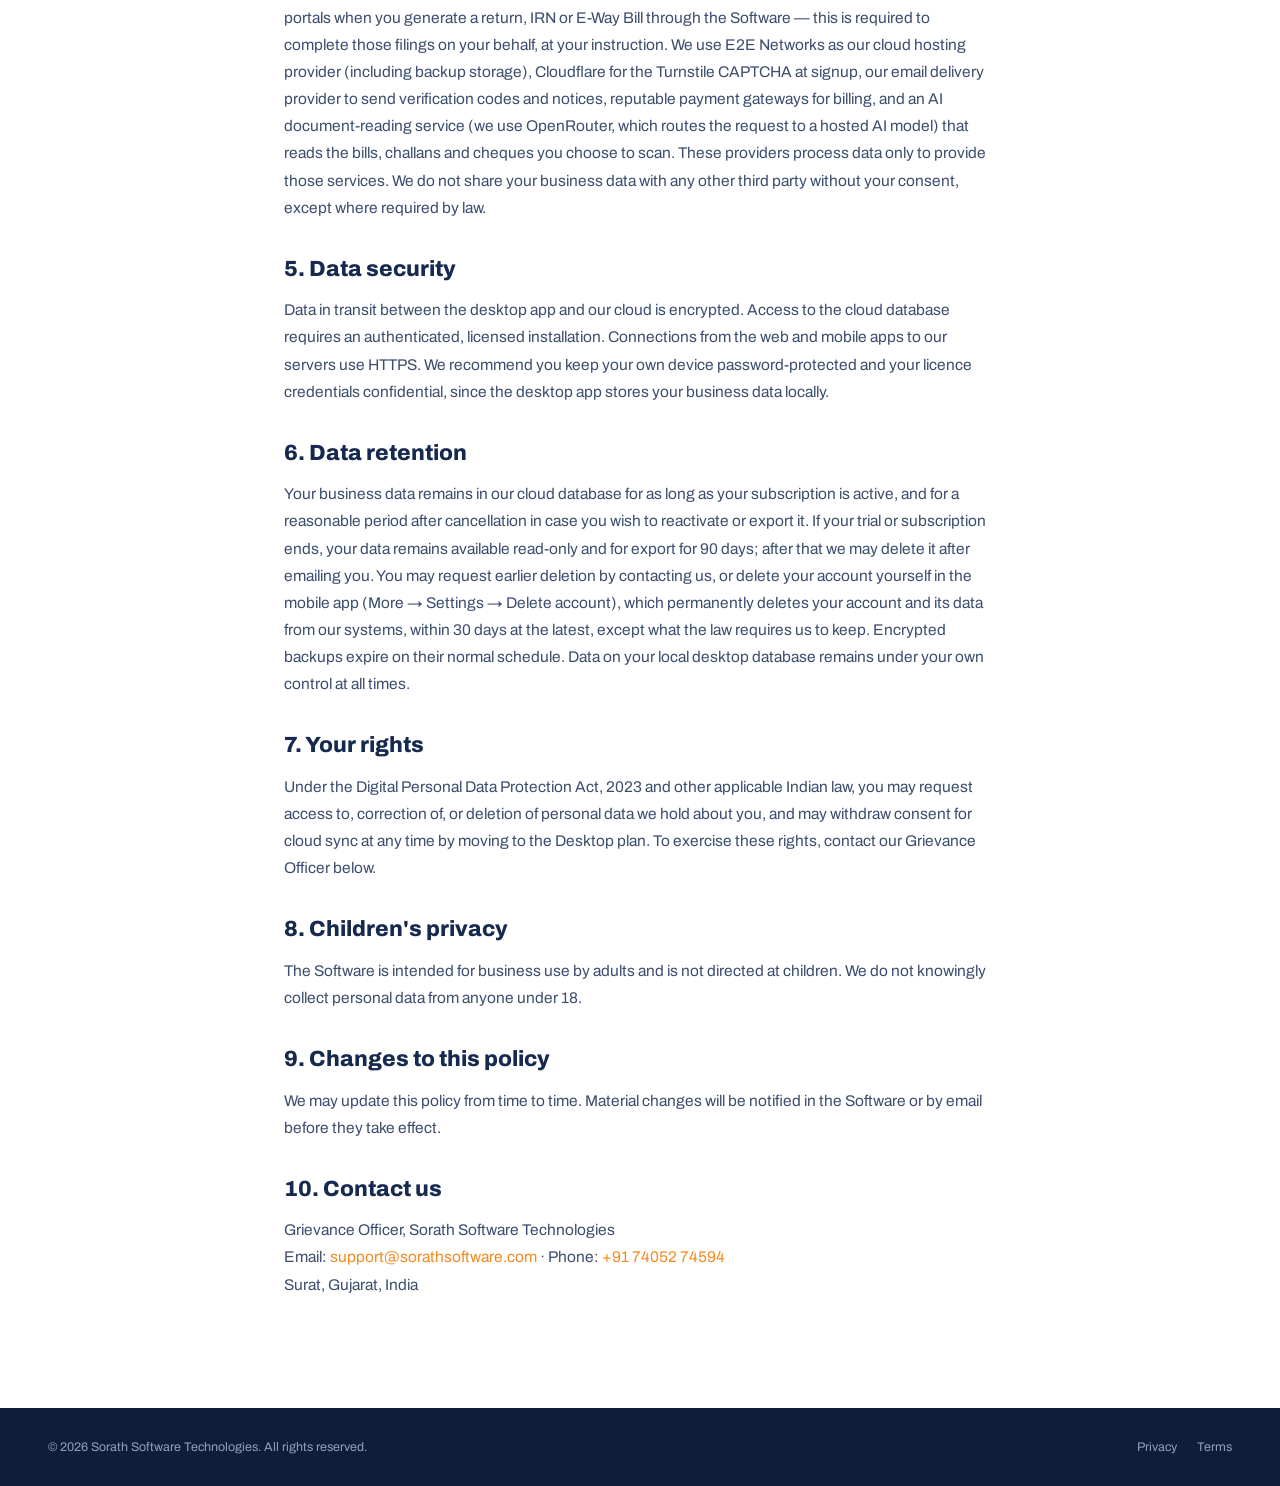
<file: privacy.html>
<!DOCTYPE html>
<html lang="en">
<head>
<meta charset="utf-8">
<meta name="viewport" content="width=device-width, initial-scale=1">
<meta name="referrer" content="strict-origin-when-cross-origin">
<!-- Google Analytics (GA4) -->
<script async src="https://www.googletagmanager.com/gtag/js?id=G-ZPL8HY80QF"></script>
<script>
  window.dataLayer = window.dataLayer || [];
  function gtag(){dataLayer.push(arguments);}
  gtag('js', new Date());
  gtag('config', 'G-ZPL8HY80QF');
</script>
<title>Privacy Policy — SorathERP</title>
<meta name="description" content="SorathERP privacy policy — what information we collect and how we handle it.">
<link rel="canonical" href="https://sorathsoftware.com/privacy.html">
<meta property="og:type" content="website">
<meta property="og:site_name" content="SorathERP">
<meta property="og:title" content="Privacy Policy — SorathERP">
<meta property="og:description" content="SorathERP privacy policy — what information we collect and how we handle it.">
<meta property="og:url" content="https://sorathsoftware.com/privacy.html">
<meta property="og:image" content="https://sorathsoftware.com/assets/app-icon.png">
<meta property="og:locale" content="en_IN">
<meta name="twitter:card" content="summary">
<meta name="twitter:title" content="Privacy Policy — SorathERP">
<meta name="twitter:description" content="SorathERP privacy policy — what information we collect and how we handle it.">
<meta name="twitter:image" content="https://sorathsoftware.com/assets/app-icon.png">
<link rel="icon" href="favicon.ico" sizes="any">
<link rel="icon" href="assets/icon-192.png" type="image/png">
<link rel="apple-touch-icon" href="assets/icon-192.png">
<link rel="manifest" href="site.webmanifest">
<meta name="theme-color" content="#16294E">
<link rel="preconnect" href="https://fonts.googleapis.com">
<link rel="preconnect" href="https://fonts.gstatic.com" crossorigin>
<link href="https://fonts.googleapis.com/css2?family=Archivo:wght@400;500;600;700;800&display=swap" rel="stylesheet">
<link rel="stylesheet" href="css/style.css">
<script type="application/ld+json">
{
  "@context": "https://schema.org",
  "@type": "BreadcrumbList",
  "itemListElement": [
    { "@type": "ListItem", "position": 1, "name": "Home", "item": "https://sorathsoftware.com/" },
    { "@type": "ListItem", "position": 2, "name": "Privacy Policy", "item": "https://sorathsoftware.com/privacy.html" }
  ]
}
</script>
</head>
<body>
<div class="page">

<header class="legal-nav-simple">
  <a class="nav-brand" href="index.html">
    <img src="assets/app-icon.png" alt="SorathERP">
    <div>
      <div class="nav-brand-name">Sorath<span>ERP</span></div>
      <div class="nav-brand-sub">Sorath Software Technologies</div>
    </div>
  </a>
  <button class="nav-toggle" id="nav-toggle" type="button" aria-label="Toggle menu" aria-expanded="false">
    <span class="nav-toggle-bar"></span><span class="nav-toggle-bar"></span><span class="nav-toggle-bar"></span>
  </button>
  <div class="nav-menu" id="nav-menu">
  <nav class="nav-links">
    <a href="modules.html">Modules</a>
    <a href="gst-compliance.html">GST &amp; Compliance</a>
    <a href="embrobooks.html">EmbroBooks</a>
    <a href="pricing.html">Pricing</a>
    <a href="support.html">Support</a>
  </nav>
  <a class="btn-signin" href="https://erp.sorathsoftware.com/" target="_blank" rel="noopener">Sign in</a>
  </div>
</header>

<main class="legal-content">
  <div class="legal-eyebrow">Legal</div>
  <h1 class="legal-title">Privacy Policy</h1>
  <div class="legal-updated">Last updated: 25 November 2026</div>

  <p class="legal-intro">SorathERP is desktop, web and mobile business management software published by Sorath Software Technologies ("we", "us", "our"). This policy explains what information we collect from you and your business when you use the desktop app, web app and mobile app (together, the "Software"), and how we handle it.</p>

  <h2 class="legal-h2">1. Information we collect</h2>
  <p class="legal-p"><strong>Business data you enter.</strong> Ledgers, invoices, GSTINs, stock items, employee and payroll records, and any other business data you record in the Software. This data belongs to you.</p>
  <p class="legal-p"><strong>Account and licence data.</strong> Company name, contact details, licence key, tenant ID and hardware ID used to activate and identify your installation.</p>
  <p class="legal-p"><strong>Sync and usage data.</strong> If you use the Complete plan, records you create on the desktop app are synced to our cloud database so your web and mobile apps stay current. We also collect basic usage data (app version, sync timestamps, error logs) to keep the Software running reliably.</p>
  <p class="legal-p"><strong>Payment information.</strong> Billing details for your licence and AMC, processed through our payment partners — we do not store full card numbers.</p>

  <p class="legal-p"><strong>Signup data.</strong> When you create an account on the web or in the mobile app, your email address, the username you choose, your business name, address, mobile number, optional GSTIN, industry and financial year, and a record of the terms version you accepted and when.</p>
  <p class="legal-p"><strong>Verification data.</strong> One-time codes sent to your email, and a CAPTCHA check that processes technical signals from your browser (such as your IP address) to tell people from bots.</p>
  <p class="legal-p"><strong>Documents you scan.</strong> If you use the scan feature in the mobile or web app, the photo of the bill, challan or cheque you choose is sent to our servers and read by an AI service to pre-fill the entry for you to check. The image is used only for that purpose, and the AI provider does not store it.</p>
  <p class="legal-p"><strong>Camera and photos (mobile app).</strong> The mobile app asks for access to your camera or photo library only when you choose to scan a document or barcode, or to attach a photo or file. We do not access them at any other time.</p>

  <h2 class="legal-h2">2. How we use this information</h2>
  <p class="legal-p">To operate the Software, keep your desktop, web and mobile apps in sync, provide support, process licence renewals, and generate the GST filings, E-Invoices and E-Way Bills you request. We do not use your business data for advertising, and we do not sell it.</p>

  <h2 class="legal-h2">3. Where your data is stored</h2>
  <p class="legal-p">On the <strong>Desktop</strong> plan, your data stays entirely on your local computer's database — nothing is sent to us. On the <strong>Complete</strong> plan, your data also syncs to our cloud database, hosted on E2E Networks in India, so it's available on the web and mobile apps. On the <strong>Web &amp; Mobile</strong> plan your data is stored only in that cloud database, so the cloud is the only live copy; for this reason we keep encrypted backups and let you export your data at any time. Each business's data is logically isolated by a unique tenant ID and is never visible to other customers.</p>

  <h2 class="legal-h2">4. Sharing with third parties</h2>
  <p class="legal-p">We share the minimum data necessary with the GST Network (GSTN), the E-Invoice (IRP) and E-Way Bill portals when you generate a return, IRN or E-Way Bill through the Software — this is required to complete those filings on your behalf, at your instruction. We use E2E Networks as our cloud hosting provider (including backup storage), Cloudflare for the Turnstile CAPTCHA at signup, our email delivery provider to send verification codes and notices, reputable payment gateways for billing, and an AI document-reading service (we use OpenRouter, which routes the request to a hosted AI model) that reads the bills, challans and cheques you choose to scan. These providers process data only to provide those services. We do not share your business data with any other third party without your consent, except where required by law.</p>

  <h2 class="legal-h2">5. Data security</h2>
  <p class="legal-p">Data in transit between the desktop app and our cloud is encrypted. Access to the cloud database requires an authenticated, licensed installation. Connections from the web and mobile apps to our servers use HTTPS. We recommend you keep your own device password-protected and your licence credentials confidential, since the desktop app stores your business data locally.</p>

  <h2 class="legal-h2">6. Data retention</h2>
  <p class="legal-p">Your business data remains in our cloud database for as long as your subscription is active, and for a reasonable period after cancellation in case you wish to reactivate or export it. If your trial or subscription ends, your data remains available read-only and for export for 90 days; after that we may delete it after emailing you. You may request earlier deletion by contacting us, or delete your account yourself in the mobile app (More → Settings → Delete account), which permanently deletes your account and its data from our systems, within 30 days at the latest, except what the law requires us to keep. Encrypted backups expire on their normal schedule. Data on your local desktop database remains under your own control at all times.</p>

  <h2 class="legal-h2">7. Your rights</h2>
  <p class="legal-p">Under the Digital Personal Data Protection Act, 2023 and other applicable Indian law, you may request access to, correction of, or deletion of personal data we hold about you, and may withdraw consent for cloud sync at any time by moving to the Desktop plan. To exercise these rights, contact our Grievance Officer below.</p>

  <h2 class="legal-h2">8. Children's privacy</h2>
  <p class="legal-p">The Software is intended for business use by adults and is not directed at children. We do not knowingly collect personal data from anyone under 18.</p>

  <h2 class="legal-h2">9. Changes to this policy</h2>
  <p class="legal-p">We may update this policy from time to time. Material changes will be notified in the Software or by email before they take effect.</p>

  <h2 class="legal-h2">10. Contact us</h2>
  <p class="legal-p">Grievance Officer, Sorath Software Technologies<br>Email: <a href="mailto:support@sorathsoftware.com">support@sorathsoftware.com</a> · Phone: <a href="tel:+917405274594">+91 74052 74594</a><br>Surat, Gujarat, India</p>
</main>

<footer class="footer-simple">
  <span>© 2026 Sorath Software Technologies. All rights reserved.</span>
  <span class="footer-legal"><a href="privacy.html">Privacy</a><a href="terms.html">Terms</a></span>
</footer>

</div>
<script src="js/main.js"></script>
</body>
</html>
</file>
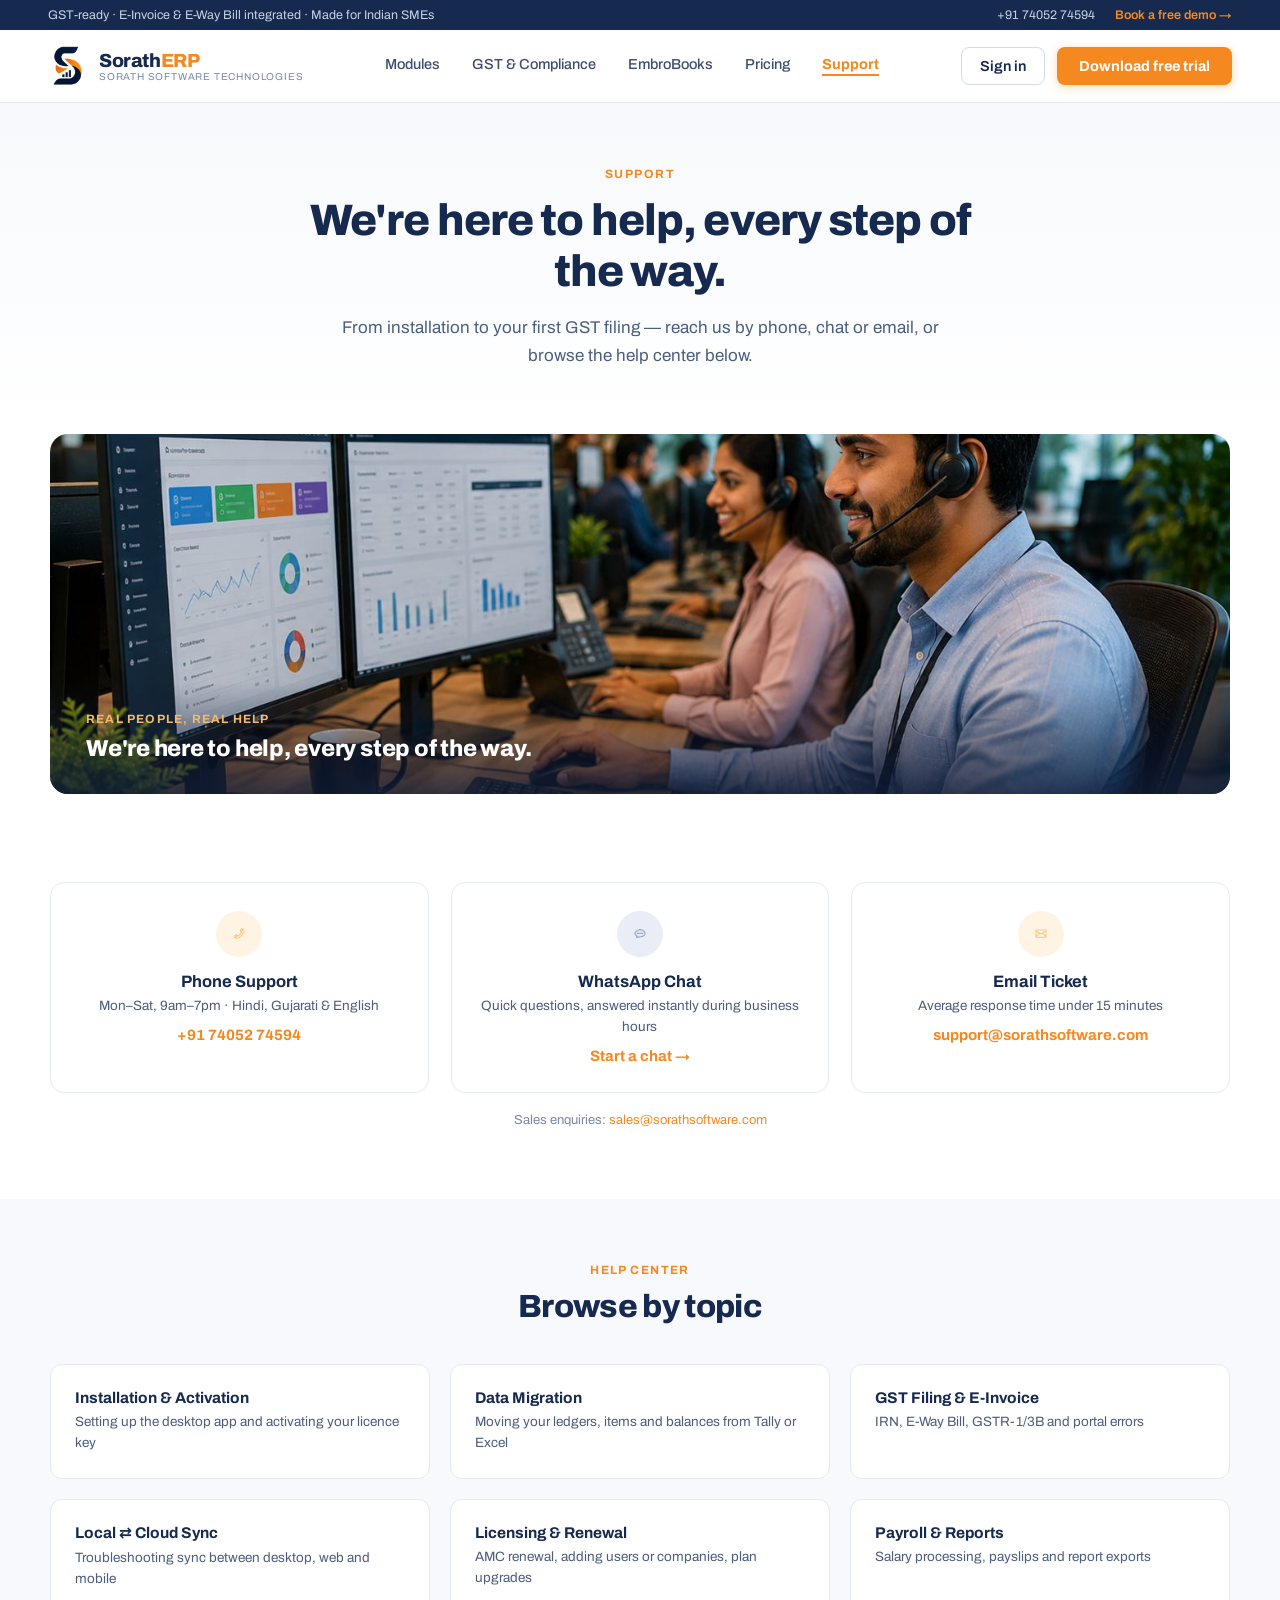
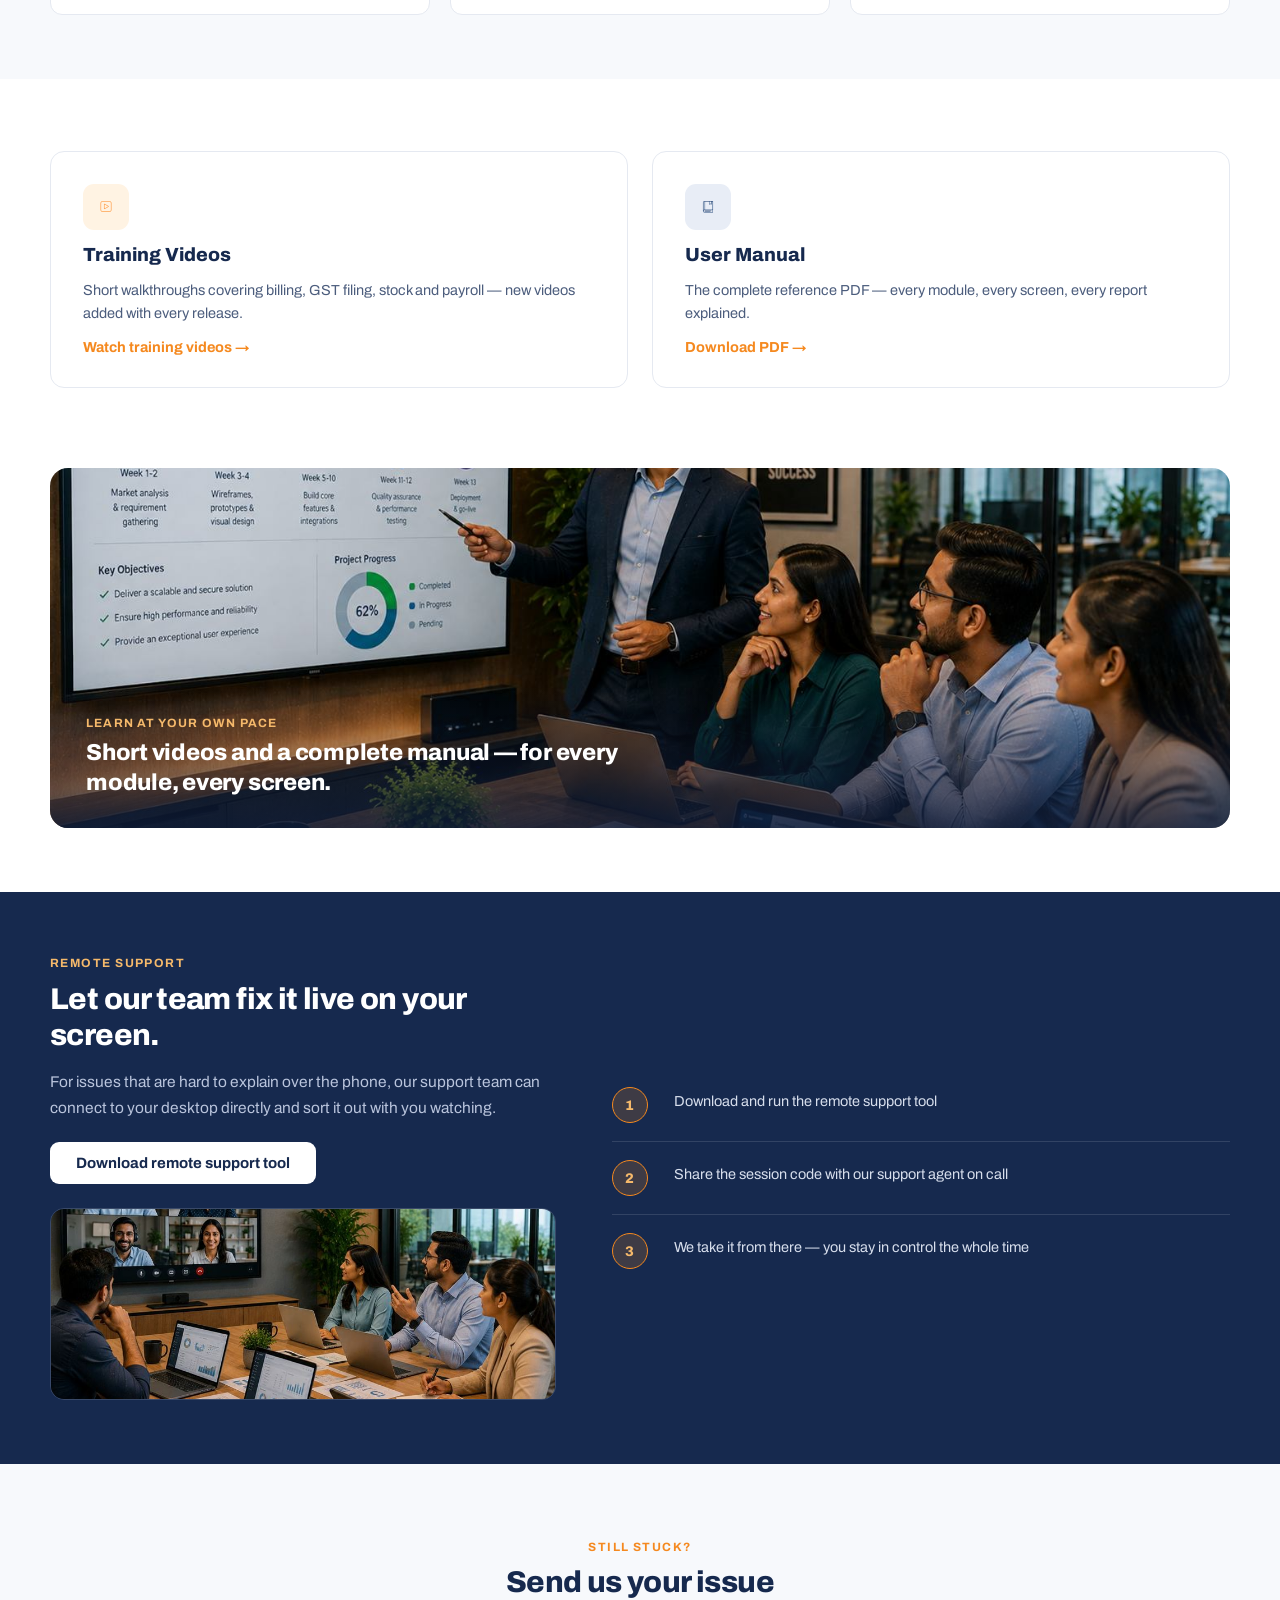
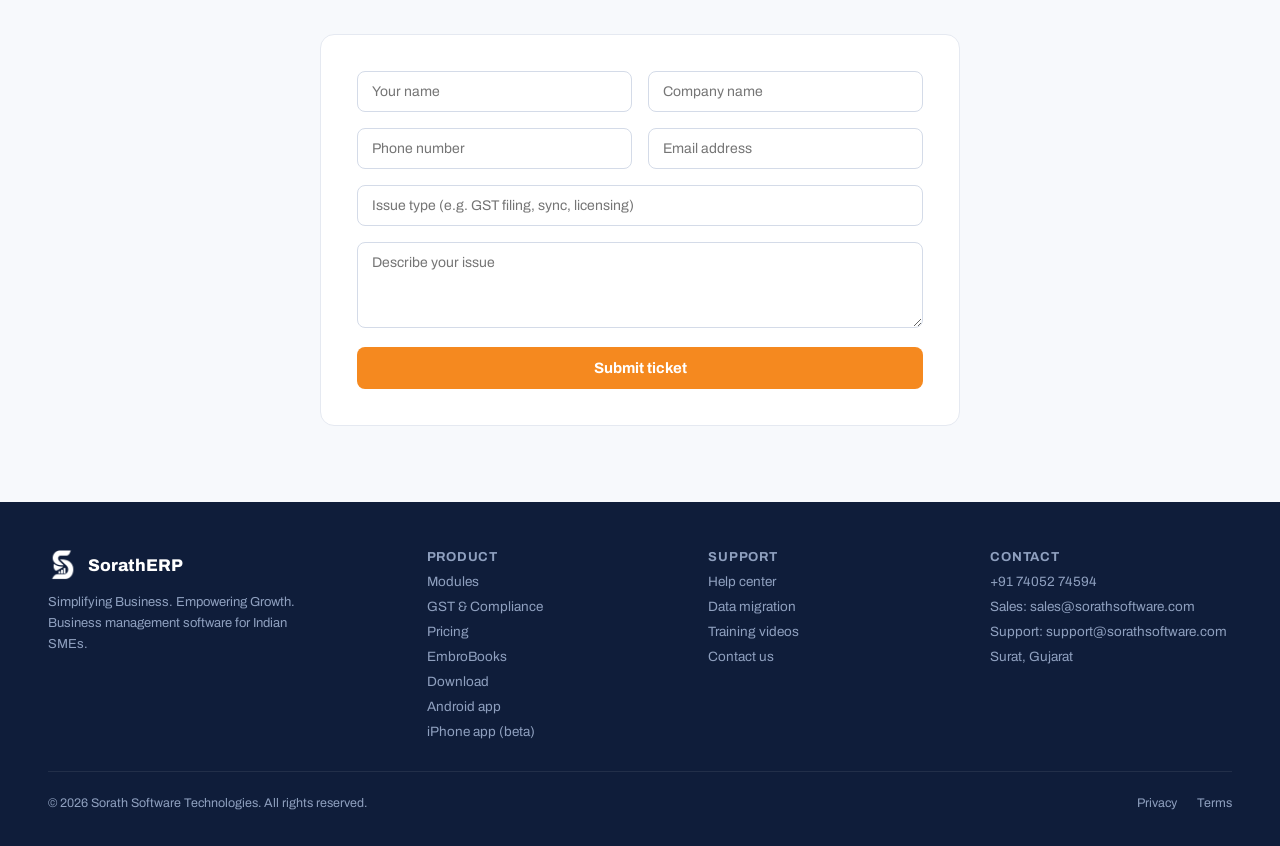
<file: support.html>
<!DOCTYPE html>
<html lang="en">
<head>
<meta charset="utf-8">
<meta name="viewport" content="width=device-width, initial-scale=1">
<meta name="referrer" content="strict-origin-when-cross-origin">
<!-- Google Analytics (GA4) -->
<script async src="https://www.googletagmanager.com/gtag/js?id=G-ZPL8HY80QF"></script>
<script>
  window.dataLayer = window.dataLayer || [];
  function gtag(){dataLayer.push(arguments);}
  gtag('js', new Date());
  gtag('config', 'G-ZPL8HY80QF');
</script>
<title>Support — SorathERP</title>
<meta name="description" content="From installation to your first GST filing — reach us by phone, chat or email, or browse the help center below.">
<link rel="canonical" href="https://sorathsoftware.com/support.html">
<meta property="og:type" content="website">
<meta property="og:site_name" content="SorathERP">
<meta property="og:title" content="Support — SorathERP">
<meta property="og:description" content="From installation to your first GST filing — reach us by phone, chat or email, or browse the help center below.">
<meta property="og:url" content="https://sorathsoftware.com/support.html">
<meta property="og:image" content="https://sorathsoftware.com/assets/images/support-hero-banner.jpg">
<meta property="og:locale" content="en_IN">
<meta name="twitter:card" content="summary_large_image">
<meta name="twitter:title" content="Support — SorathERP">
<meta name="twitter:description" content="From installation to your first GST filing — reach us by phone, chat or email, or browse the help center below.">
<meta name="twitter:image" content="https://sorathsoftware.com/assets/images/support-hero-banner.jpg">
<link rel="icon" href="favicon.ico" sizes="any">
<link rel="icon" href="assets/icon-192.png" type="image/png">
<link rel="apple-touch-icon" href="assets/icon-192.png">
<link rel="manifest" href="site.webmanifest">
<meta name="theme-color" content="#16294E">
<link rel="preconnect" href="https://fonts.googleapis.com">
<link rel="preconnect" href="https://fonts.gstatic.com" crossorigin>
<link href="https://fonts.googleapis.com/css2?family=Archivo:wght@400;500;600;700;800&display=swap" rel="stylesheet">
<link rel="stylesheet" href="css/style.css">
<script type="application/ld+json">
{
  "@context": "https://schema.org",
  "@type": "BreadcrumbList",
  "itemListElement": [
    { "@type": "ListItem", "position": 1, "name": "Home", "item": "https://sorathsoftware.com/" },
    { "@type": "ListItem", "position": 2, "name": "Support", "item": "https://sorathsoftware.com/support.html" }
  ]
}
</script>
</head>
<body>
<div class="page">

<div class="top-bar">
  <span>GST-ready · E-Invoice &amp; E-Way Bill integrated · Made for Indian SMEs</span>
  <span class="top-bar-right">
    <a href="tel:+917405274594">+91 74052 74594</a>
    <button class="top-bar-cta" type="button" data-action="demo">Book a free demo →</button>
  </span>
</div>

<header class="nav">
  <a class="nav-brand" href="index.html">
    <img src="assets/app-icon.png" alt="SorathERP">
    <div>
      <div class="nav-brand-name">Sorath<span>ERP</span></div>
      <div class="nav-brand-sub">Sorath Software Technologies</div>
    </div>
  </a>
  <button class="nav-toggle" id="nav-toggle" type="button" aria-label="Toggle menu" aria-expanded="false">
    <span class="nav-toggle-bar"></span><span class="nav-toggle-bar"></span><span class="nav-toggle-bar"></span>
  </button>
  <div class="nav-menu" id="nav-menu">
  <nav class="nav-links">
    <a href="modules.html">Modules</a>
    <a href="gst-compliance.html">GST &amp; Compliance</a>
    <a href="embrobooks.html">EmbroBooks</a>
    <a href="pricing.html">Pricing</a>
    <a href="support.html" class="active">Support</a>
  </nav>
  <div class="nav-actions">
    <a class="btn-signin" href="https://erp.sorathsoftware.com/" target="_blank" rel="noopener">Sign in</a>
    <button class="btn-download" type="button" data-action="download">Download free trial</button>
  </div>
  </div>
</header>

<div class="page-hero">
  <div class="page-hero-eyebrow">Support</div>
  <h1 class="page-hero-title" style="max-width:720px">We're here to help, every step of the way.</h1>
  <p class="page-hero-desc" style="max-width:600px">From installation to your first GST filing — reach us by phone, chat or email, or browse the help center below.</p>
</div>

<!-- ============ PHOTO BANNER: SUPPORT HERO ============ -->
<section class="photo-banner-section">
  <div class="photo-banner">
    <img src="assets/images/support-hero-banner.jpg"
      srcset="assets/images/support-hero-banner-480w.jpg 480w, assets/images/support-hero-banner-900w.jpg 900w, assets/images/support-hero-banner.jpg 1440w"
      sizes="(max-width: 900px) 100vw, 1180px"
      alt="A friendly support agent on a call" loading="lazy">
    <div class="photo-banner-caption">
      <div class="photo-banner-eyebrow">Real people, real help</div>
      <div class="photo-banner-title">We're here to help, every step of the way.</div>
    </div>
  </div>
</section>

<!-- ============ CONTACT OPTIONS ============ -->
<section class="contact-section">
  <div class="contact-grid">
    <div class="contact-card">
      <div class="icon-circle" style="background:#FFF3E3"><img src="assets/icons/support-phone.png" alt="Phone Support" width="22" height="22"></div>
      <h3 class="contact-card-title">Phone Support</h3>
      <div class="contact-card-desc">Mon–Sat, 9am–7pm · Hindi, Gujarati &amp; English</div>
      <div class="contact-card-value"><a href="tel:+917405274594">+91 74052 74594</a></div>
    </div>
    <div class="contact-card">
      <div class="icon-circle" style="background:#E8EDF6"><img src="assets/icons/support-whatsapp.png" alt="WhatsApp Chat" width="22" height="22"></div>
      <h3 class="contact-card-title">WhatsApp Chat</h3>
      <div class="contact-card-desc">Quick questions, answered instantly during business hours</div>
      <div class="contact-card-value"><a href="https://wa.me/917405274594" target="_blank" rel="noopener">Start a chat →</a></div>
    </div>
    <div class="contact-card">
      <div class="icon-circle" style="background:#FFF3E3"><img src="assets/icons/support-email.png" alt="Email Ticket" width="22" height="22"></div>
      <h3 class="contact-card-title">Email Ticket</h3>
      <div class="contact-card-desc">Average response time under 15 minutes</div>
      <div class="contact-card-value"><a href="mailto:support@sorathsoftware.com">support@sorathsoftware.com</a></div>
    </div>
  </div>
  <div class="sales-note">Sales enquiries: <a href="mailto:sales@sorathsoftware.com">sales@sorathsoftware.com</a></div>
</section>

<!-- ============ HELP CENTER TOPICS ============ -->
<section class="help-section">
  <div class="help-header">
    <div class="help-eyebrow">Help center</div>
    <h2 class="help-title">Browse by topic</h2>
  </div>
  <div class="help-grid">
    <div class="help-card">
      <h3 class="help-card-title">Installation &amp; Activation</h3>
      <div class="help-card-desc">Setting up the desktop app and activating your licence key</div>
    </div>
    <div class="help-card">
      <h3 class="help-card-title">Data Migration</h3>
      <div class="help-card-desc">Moving your ledgers, items and balances from Tally or Excel</div>
    </div>
    <div class="help-card">
      <h3 class="help-card-title">GST Filing &amp; E-Invoice</h3>
      <div class="help-card-desc">IRN, E-Way Bill, GSTR-1/3B and portal errors</div>
    </div>
    <div class="help-card">
      <h3 class="help-card-title">Local ⇄ Cloud Sync</h3>
      <div class="help-card-desc">Troubleshooting sync between desktop, web and mobile</div>
    </div>
    <div class="help-card">
      <h3 class="help-card-title">Licensing &amp; Renewal</h3>
      <div class="help-card-desc">AMC renewal, adding users or companies, plan upgrades</div>
    </div>
    <div class="help-card">
      <h3 class="help-card-title">Payroll &amp; Reports</h3>
      <div class="help-card-desc">Salary processing, payslips and report exports</div>
    </div>
  </div>
</section>

<!-- ============ TRAINING & RESOURCES ============ -->
<section class="training-section">
  <div class="training-grid">
    <div class="training-card">
      <div class="icon-box-sm" style="background:#FFF3E3"><img src="assets/icons/support-training-videos.png" alt="Training Videos" width="24" height="24"></div>
      <h3 class="training-title">Training Videos</h3>
      <div class="training-desc">Short walkthroughs covering billing, GST filing, stock and payroll — new videos added with every release.</div>
      <button class="training-link" type="button" data-action="training-videos">Watch training videos →</button>
    </div>
    <div class="training-card">
      <div class="icon-box-sm" style="background:#E8EDF6"><img src="assets/icons/support-user-manual.png" alt="User Manual" width="24" height="24"></div>
      <h3 class="training-title">User Manual</h3>
      <div class="training-desc">The complete reference PDF — every module, every screen, every report explained.</div>
      <button class="training-link" type="button" data-action="manual">Download PDF →</button>
    </div>
  </div>
</section>

<!-- ============ PHOTO BANNER: TRAINING ============ -->
<section class="photo-banner-section">
  <div class="photo-banner">
    <img src="assets/images/support-training-banner.jpg"
      srcset="assets/images/support-training-banner-480w.jpg 480w, assets/images/support-training-banner-900w.jpg 900w, assets/images/support-training-banner.jpg 1440w"
      sizes="(max-width: 900px) 100vw, 1180px"
      alt="A shop owner watching a training video on a laptop" loading="lazy">
    <div class="photo-banner-caption">
      <div class="photo-banner-eyebrow">Learn at your own pace</div>
      <div class="photo-banner-title">Short videos and a complete manual — for every module, every screen.</div>
    </div>
  </div>
</section>

<!-- ============ REMOTE SUPPORT ============ -->
<section class="remote-section">
  <div class="remote-grid">
    <div>
      <div class="remote-eyebrow">Remote support</div>
      <h2 class="remote-title">Let our team fix it live on your screen.</h2>
      <div class="remote-desc">For issues that are hard to explain over the phone, our support team can connect to your desktop directly and sort it out with you watching.</div>
      <button class="btn-remote" type="button" data-action="remote-tool">Download remote support tool</button>
      <div class="remote-photo"><img src="assets/images/support-remote-session.jpg"
        srcset="assets/images/support-remote-session-480w.jpg 480w, assets/images/support-remote-session-900w.jpg 900w, assets/images/support-remote-session.jpg 1440w"
        sizes="(max-width: 900px) 100vw, 500px"
        alt="A remote support session on a laptop screen" loading="lazy"></div>
    </div>
    <div class="remote-steps">
      <div class="remote-step"><span class="remote-step-num">1</span><div class="remote-step-text">Download and run the remote support tool</div></div>
      <div class="remote-step"><span class="remote-step-num">2</span><div class="remote-step-text">Share the session code with our support agent on call</div></div>
      <div class="remote-step"><span class="remote-step-num">3</span><div class="remote-step-text">We take it from there — you stay in control the whole time</div></div>
    </div>
  </div>
</section>

<!-- ============ CONTACT FORM ============ -->
<section class="form-section">
  <div class="form-wrap">
    <div class="form-header">
      <div class="form-eyebrow">Still stuck?</div>
      <h2 class="form-title">Send us your issue</h2>
    </div>
    <form class="form-card" id="support-form">
      <div class="form-row">
        <div><label class="sr-only" for="f-name">Your name</label><input id="f-name" name="Name" type="text" placeholder="Your name" autocomplete="name" required></div>
        <div><label class="sr-only" for="f-company">Company name</label><input id="f-company" name="Company" type="text" placeholder="Company name" autocomplete="organization"></div>
      </div>
      <div class="form-row">
        <div><label class="sr-only" for="f-phone">Phone number</label><input id="f-phone" name="Phone" type="tel" placeholder="Phone number" autocomplete="tel"></div>
        <div><label class="sr-only" for="f-email">Email address</label><input id="f-email" name="Email" type="email" placeholder="Email address" autocomplete="email" required></div>
      </div>
      <div><label class="sr-only" for="f-issue">Issue type</label><input id="f-issue" name="IssueType" type="text" placeholder="Issue type (e.g. GST filing, sync, licensing)"></div>
      <div><label class="sr-only" for="f-detail">Describe your issue</label><textarea id="f-detail" name="Details" placeholder="Describe your issue" rows="4" required></textarea></div>
      <button class="btn-submit" type="submit">Submit ticket</button>
    </form>
  </div>
</section>

<!-- ============ FOOTER ============ -->
<footer class="footer">
  <div class="footer-top">
    <div>
      <div class="footer-brand-row"><img src="assets/app-icon.png" alt=""><span class="footer-brand-name">SorathERP</span></div>
      <div class="footer-tagline">Simplifying Business. Empowering Growth.<br>Business management software for Indian SMEs.</div>
    </div>
    <div class="footer-col">
      <span class="footer-col-title">Product</span>
      <a href="modules.html">Modules</a>
      <a href="gst-compliance.html">GST &amp; Compliance</a>
      <a href="pricing.html">Pricing</a>
      <a href="embrobooks.html">EmbroBooks</a>
      <a href="#" data-action="download">Download</a>
      <a href="https://play.google.com/store/apps/details?id=com.sorathsoftware.soratherp" target="_blank" rel="noopener">Android app</a>
      <a href="https://testflight.apple.com/join/1mRCrmcE" target="_blank" rel="noopener">iPhone app (beta)</a>
    </div>
    <div class="footer-col">
      <span class="footer-col-title">Support</span>
      <a href="support.html">Help center</a>
      <a href="support.html">Data migration</a>
      <a href="support.html">Training videos</a>
      <a href="support.html">Contact us</a>
    </div>
    <div class="footer-col">
      <span class="footer-col-title">Contact</span>
      <a href="tel:+917405274594">+91 74052 74594</a>
      <a href="mailto:sales@sorathsoftware.com">Sales: sales@sorathsoftware.com</a>
      <a href="mailto:support@sorathsoftware.com">Support: support@sorathsoftware.com</a>
      <span>Surat, Gujarat</span>
    </div>
  </div>
  <div class="footer-bottom">
    <span>© 2026 Sorath Software Technologies. All rights reserved.</span>
    <span class="footer-legal"><a href="privacy.html">Privacy</a><a href="terms.html">Terms</a></span>
  </div>
</footer>

</div>
<script src="js/main.js"></script>
</body>
</html>
</file>
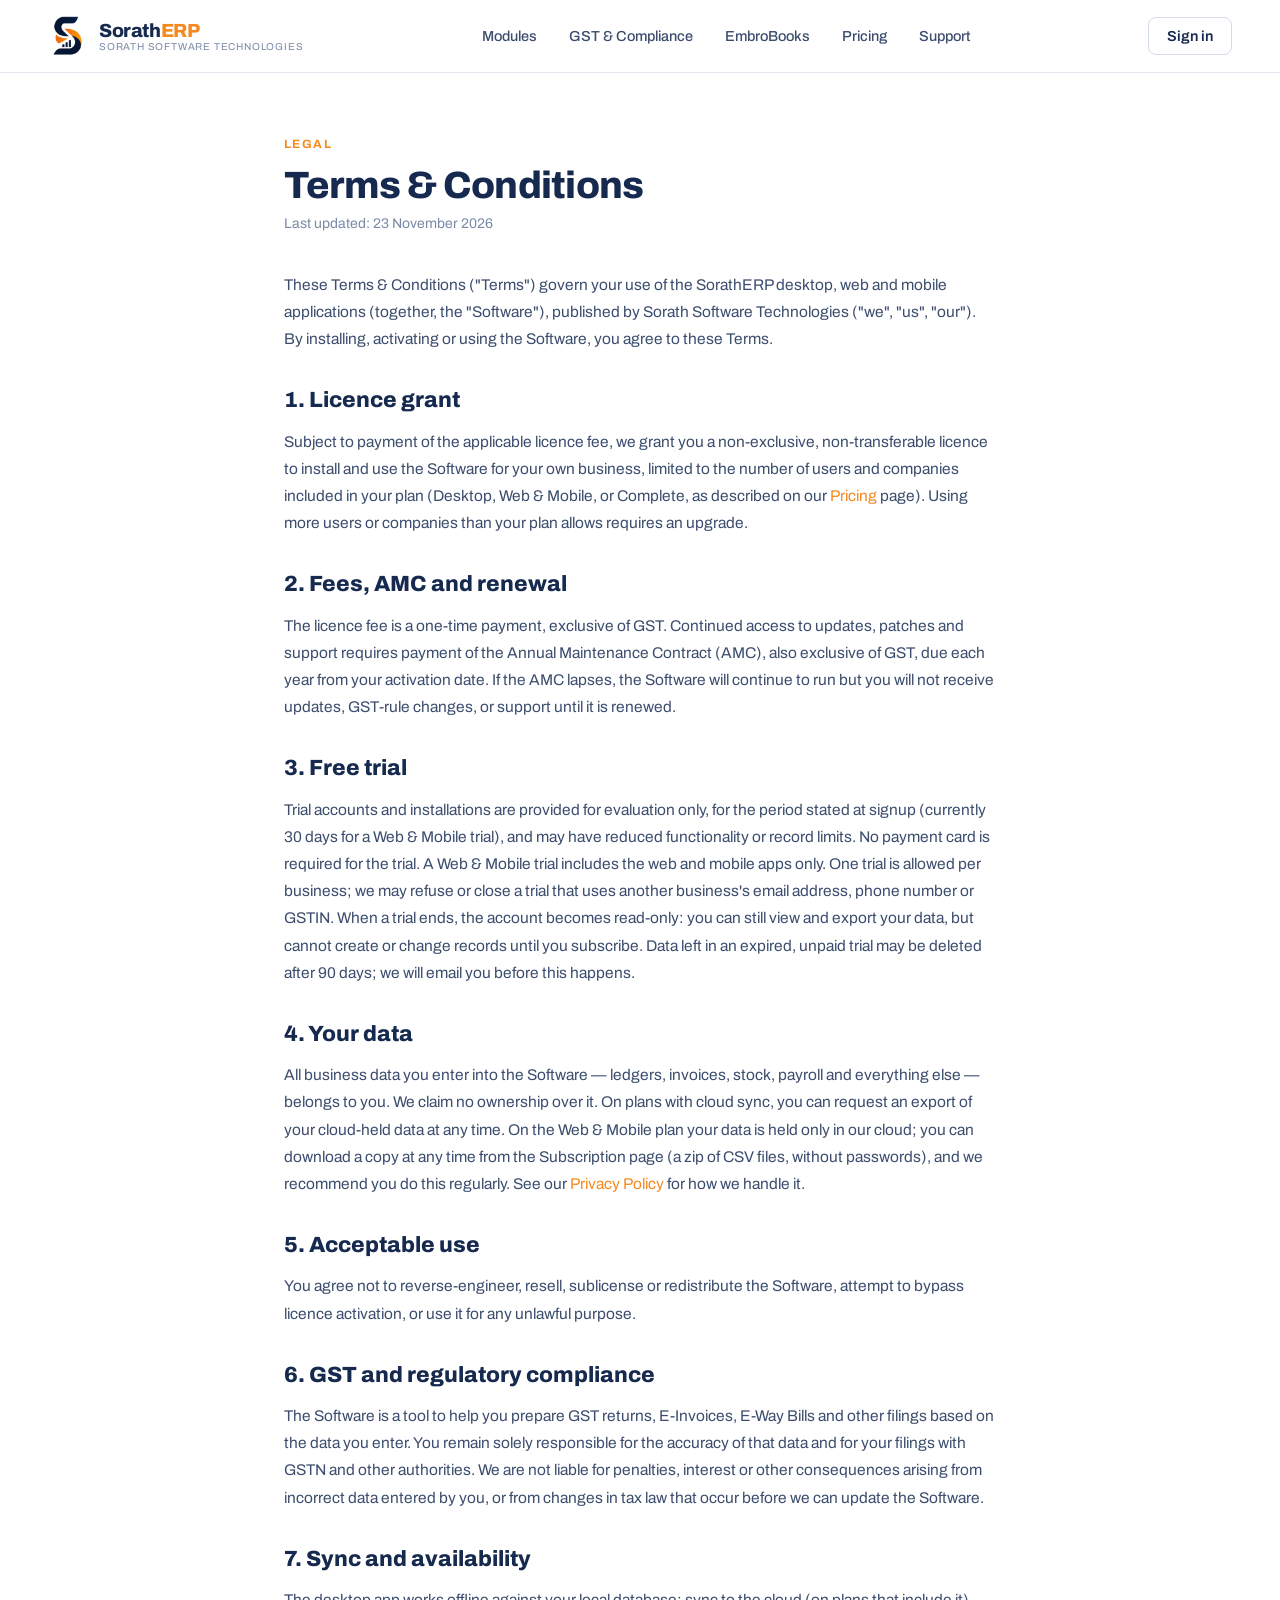
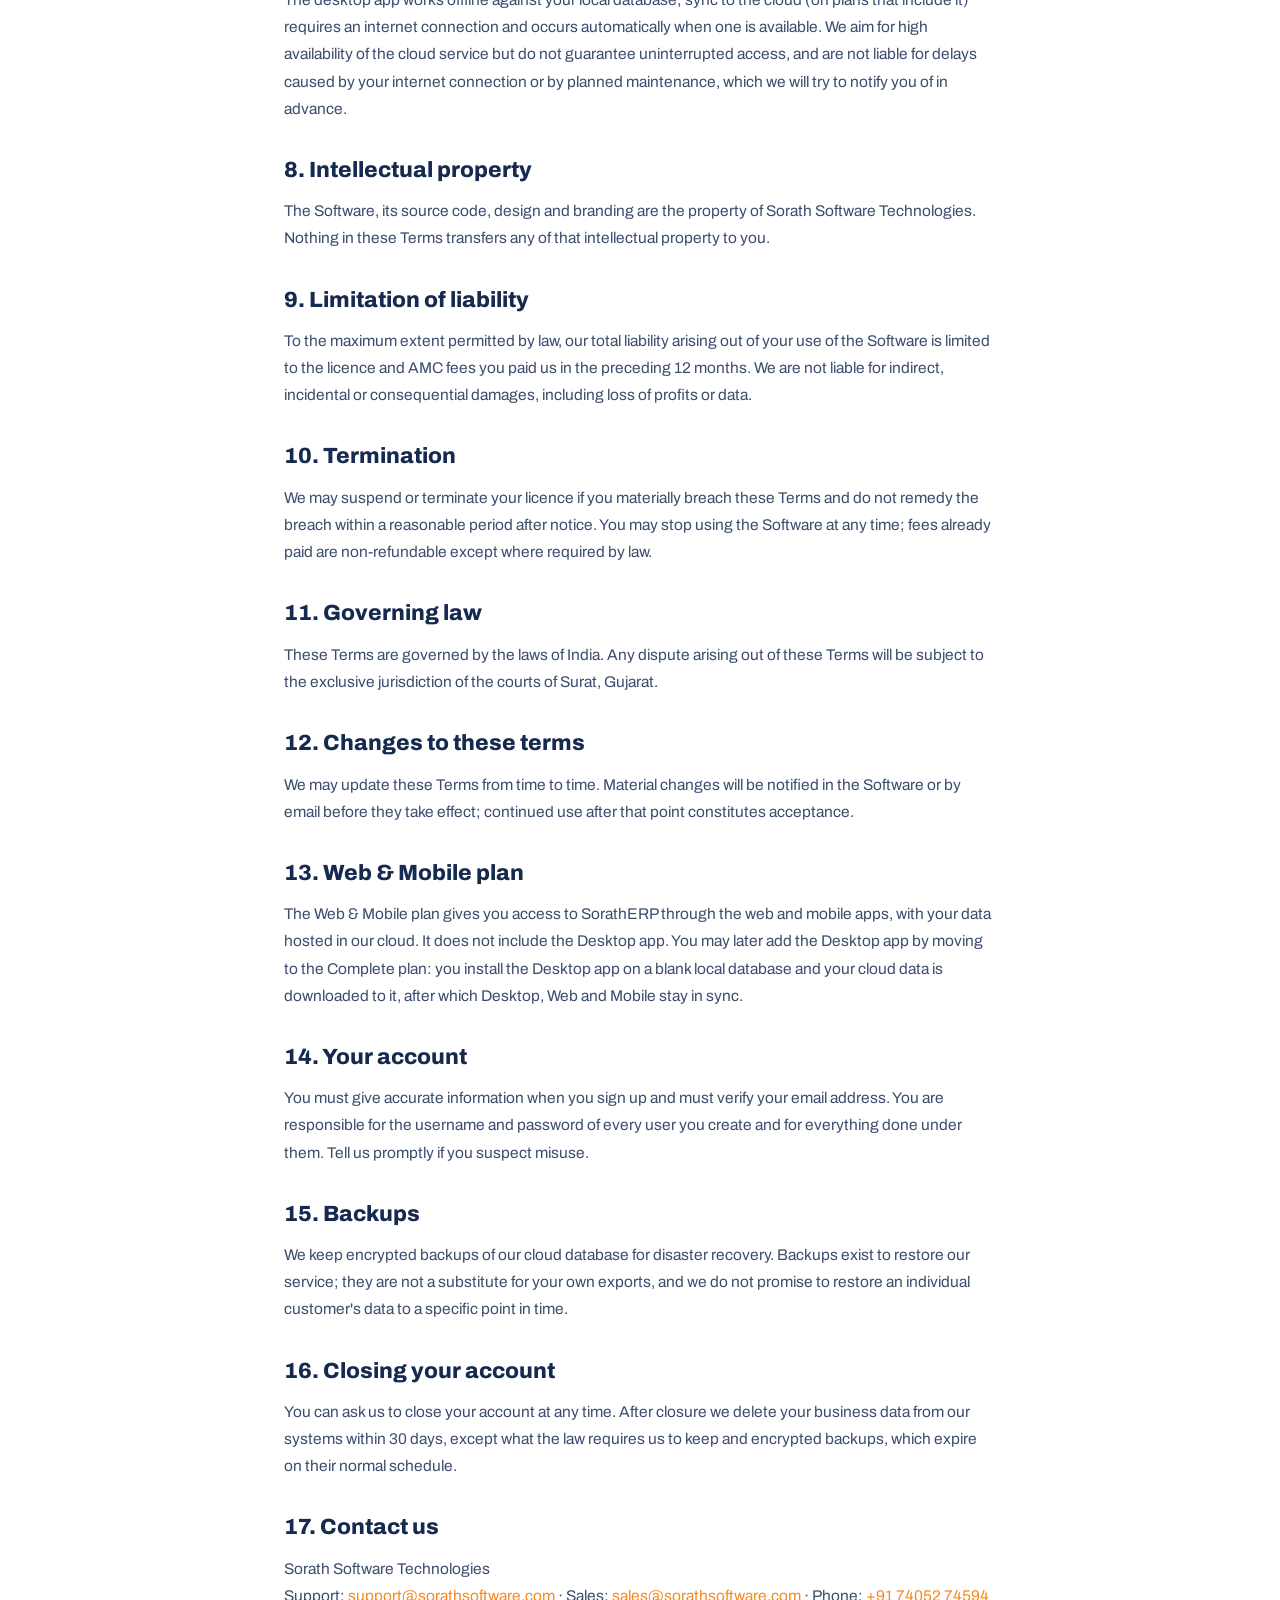
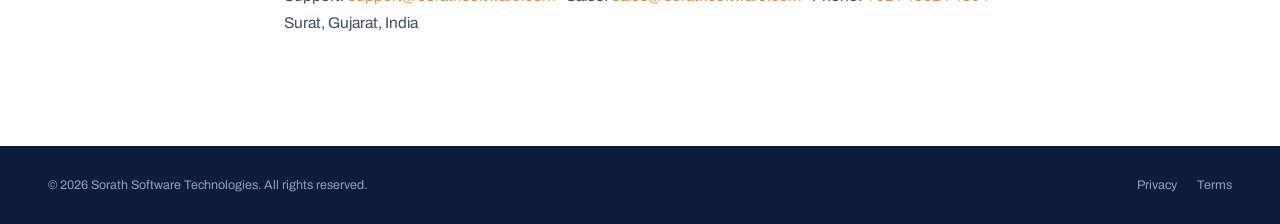
<file: terms.html>
<!DOCTYPE html>
<html lang="en">
<head>
<meta charset="utf-8">
<meta name="viewport" content="width=device-width, initial-scale=1">
<meta name="referrer" content="strict-origin-when-cross-origin">
<!-- Google Analytics (GA4) -->
<script async src="https://www.googletagmanager.com/gtag/js?id=G-ZPL8HY80QF"></script>
<script>
  window.dataLayer = window.dataLayer || [];
  function gtag(){dataLayer.push(arguments);}
  gtag('js', new Date());
  gtag('config', 'G-ZPL8HY80QF');
</script>
<title>Terms & Conditions — SorathERP</title>
<meta name="description" content="Terms governing your use of the SorathERP desktop, web and mobile applications.">
<link rel="canonical" href="https://sorathsoftware.com/terms.html">
<meta property="og:type" content="website">
<meta property="og:site_name" content="SorathERP">
<meta property="og:title" content="Terms & Conditions — SorathERP">
<meta property="og:description" content="Terms governing your use of the SorathERP desktop, web and mobile applications.">
<meta property="og:url" content="https://sorathsoftware.com/terms.html">
<meta property="og:image" content="https://sorathsoftware.com/assets/app-icon.png">
<meta property="og:locale" content="en_IN">
<meta name="twitter:card" content="summary">
<meta name="twitter:title" content="Terms & Conditions — SorathERP">
<meta name="twitter:description" content="Terms governing your use of the SorathERP desktop, web and mobile applications.">
<meta name="twitter:image" content="https://sorathsoftware.com/assets/app-icon.png">
<link rel="icon" href="favicon.ico" sizes="any">
<link rel="icon" href="assets/icon-192.png" type="image/png">
<link rel="apple-touch-icon" href="assets/icon-192.png">
<link rel="manifest" href="site.webmanifest">
<meta name="theme-color" content="#16294E">
<link rel="preconnect" href="https://fonts.googleapis.com">
<link rel="preconnect" href="https://fonts.gstatic.com" crossorigin>
<link href="https://fonts.googleapis.com/css2?family=Archivo:wght@400;500;600;700;800&display=swap" rel="stylesheet">
<link rel="stylesheet" href="css/style.css">
<script type="application/ld+json">
{
  "@context": "https://schema.org",
  "@type": "BreadcrumbList",
  "itemListElement": [
    { "@type": "ListItem", "position": 1, "name": "Home", "item": "https://sorathsoftware.com/" },
    { "@type": "ListItem", "position": 2, "name": "Terms & Conditions", "item": "https://sorathsoftware.com/terms.html" }
  ]
}
</script>
</head>
<body>
<div class="page">

<header class="legal-nav-simple">
  <a class="nav-brand" href="index.html">
    <img src="assets/app-icon.png" alt="SorathERP">
    <div>
      <div class="nav-brand-name">Sorath<span>ERP</span></div>
      <div class="nav-brand-sub">Sorath Software Technologies</div>
    </div>
  </a>
  <button class="nav-toggle" id="nav-toggle" type="button" aria-label="Toggle menu" aria-expanded="false">
    <span class="nav-toggle-bar"></span><span class="nav-toggle-bar"></span><span class="nav-toggle-bar"></span>
  </button>
  <div class="nav-menu" id="nav-menu">
  <nav class="nav-links">
    <a href="modules.html">Modules</a>
    <a href="gst-compliance.html">GST &amp; Compliance</a>
    <a href="embrobooks.html">EmbroBooks</a>
    <a href="pricing.html">Pricing</a>
    <a href="support.html">Support</a>
  </nav>
  <a class="btn-signin" href="https://erp.sorathsoftware.com/" target="_blank" rel="noopener">Sign in</a>
  </div>
</header>

<main class="legal-content">
  <div class="legal-eyebrow">Legal</div>
  <h1 class="legal-title">Terms &amp; Conditions</h1>
  <div class="legal-updated">Last updated: 23 November 2026</div>

  <p class="legal-intro">These Terms &amp; Conditions ("Terms") govern your use of the SorathERP desktop, web and mobile applications (together, the "Software"), published by Sorath Software Technologies ("we", "us", "our"). By installing, activating or using the Software, you agree to these Terms.</p>

  <h2 class="legal-h2">1. Licence grant</h2>
  <p class="legal-p">Subject to payment of the applicable licence fee, we grant you a non-exclusive, non-transferable licence to install and use the Software for your own business, limited to the number of users and companies included in your plan (Desktop, Web &amp; Mobile, or Complete, as described on our <a href="pricing.html">Pricing</a> page). Using more users or companies than your plan allows requires an upgrade.</p>

  <h2 class="legal-h2">2. Fees, AMC and renewal</h2>
  <p class="legal-p">The licence fee is a one-time payment, exclusive of GST. Continued access to updates, patches and support requires payment of the Annual Maintenance Contract (AMC), also exclusive of GST, due each year from your activation date. If the AMC lapses, the Software will continue to run but you will not receive updates, GST-rule changes, or support until it is renewed.</p>

  <h2 class="legal-h2">3. Free trial</h2>
  <p class="legal-p">Trial accounts and installations are provided for evaluation only, for the period stated at signup (currently 30 days for a Web &amp; Mobile trial), and may have reduced functionality or record limits. No payment card is required for the trial. A Web &amp; Mobile trial includes the web and mobile apps only. One trial is allowed per business; we may refuse or close a trial that uses another business's email address, phone number or GSTIN. When a trial ends, the account becomes read-only: you can still view and export your data, but cannot create or change records until you subscribe. Data left in an expired, unpaid trial may be deleted after 90 days; we will email you before this happens.</p>

  <h2 class="legal-h2">4. Your data</h2>
  <p class="legal-p">All business data you enter into the Software — ledgers, invoices, stock, payroll and everything else — belongs to you. We claim no ownership over it. On plans with cloud sync, you can request an export of your cloud-held data at any time. On the Web &amp; Mobile plan your data is held only in our cloud; you can download a copy at any time from the Subscription page (a zip of CSV files, without passwords), and we recommend you do this regularly. See our <a href="privacy.html">Privacy Policy</a> for how we handle it.</p>

  <h2 class="legal-h2">5. Acceptable use</h2>
  <p class="legal-p">You agree not to reverse-engineer, resell, sublicense or redistribute the Software, attempt to bypass licence activation, or use it for any unlawful purpose.</p>

  <h2 class="legal-h2">6. GST and regulatory compliance</h2>
  <p class="legal-p">The Software is a tool to help you prepare GST returns, E-Invoices, E-Way Bills and other filings based on the data you enter. You remain solely responsible for the accuracy of that data and for your filings with GSTN and other authorities. We are not liable for penalties, interest or other consequences arising from incorrect data entered by you, or from changes in tax law that occur before we can update the Software.</p>

  <h2 class="legal-h2">7. Sync and availability</h2>
  <p class="legal-p">The desktop app works offline against your local database; sync to the cloud (on plans that include it) requires an internet connection and occurs automatically when one is available. We aim for high availability of the cloud service but do not guarantee uninterrupted access, and are not liable for delays caused by your internet connection or by planned maintenance, which we will try to notify you of in advance.</p>

  <h2 class="legal-h2">8. Intellectual property</h2>
  <p class="legal-p">The Software, its source code, design and branding are the property of Sorath Software Technologies. Nothing in these Terms transfers any of that intellectual property to you.</p>

  <h2 class="legal-h2">9. Limitation of liability</h2>
  <p class="legal-p">To the maximum extent permitted by law, our total liability arising out of your use of the Software is limited to the licence and AMC fees you paid us in the preceding 12 months. We are not liable for indirect, incidental or consequential damages, including loss of profits or data.</p>

  <h2 class="legal-h2">10. Termination</h2>
  <p class="legal-p">We may suspend or terminate your licence if you materially breach these Terms and do not remedy the breach within a reasonable period after notice. You may stop using the Software at any time; fees already paid are non-refundable except where required by law.</p>

  <h2 class="legal-h2">11. Governing law</h2>
  <p class="legal-p">These Terms are governed by the laws of India. Any dispute arising out of these Terms will be subject to the exclusive jurisdiction of the courts of Surat, Gujarat.</p>

  <h2 class="legal-h2">12. Changes to these terms</h2>
  <p class="legal-p">We may update these Terms from time to time. Material changes will be notified in the Software or by email before they take effect; continued use after that point constitutes acceptance.</p>

  <h2 class="legal-h2">13. Web &amp; Mobile plan</h2>
  <p class="legal-p">The Web &amp; Mobile plan gives you access to SorathERP through the web and mobile apps, with your data hosted in our cloud. It does not include the Desktop app. You may later add the Desktop app by moving to the Complete plan: you install the Desktop app on a blank local database and your cloud data is downloaded to it, after which Desktop, Web and Mobile stay in sync.</p>

  <h2 class="legal-h2">14. Your account</h2>
  <p class="legal-p">You must give accurate information when you sign up and must verify your email address. You are responsible for the username and password of every user you create and for everything done under them. Tell us promptly if you suspect misuse.</p>

  <h2 class="legal-h2">15. Backups</h2>
  <p class="legal-p">We keep encrypted backups of our cloud database for disaster recovery. Backups exist to restore our service; they are not a substitute for your own exports, and we do not promise to restore an individual customer's data to a specific point in time.</p>

  <h2 class="legal-h2">16. Closing your account</h2>
  <p class="legal-p">You can ask us to close your account at any time. After closure we delete your business data from our systems within 30 days, except what the law requires us to keep and encrypted backups, which expire on their normal schedule.</p>

  <h2 class="legal-h2">17. Contact us</h2>
  <p class="legal-p">Sorath Software Technologies<br>Support: <a href="mailto:support@sorathsoftware.com">support@sorathsoftware.com</a> · Sales: <a href="mailto:sales@sorathsoftware.com">sales@sorathsoftware.com</a> · Phone: <a href="tel:+917405274594">+91 74052 74594</a><br>Surat, Gujarat, India</p>
</main>

<footer class="footer-simple">
  <span>© 2026 Sorath Software Technologies. All rights reserved.</span>
  <span class="footer-legal"><a href="privacy.html">Privacy</a><a href="terms.html">Terms</a></span>
</footer>

</div>
<script src="js/main.js"></script>
</body>
</html>
</file>
<file: css/style.css>
﻿/* ===== Reset & base ===== */
* { box-sizing: border-box; }
html { scroll-behavior: smooth; }
body {
  margin: 0;
  background: #fff;
  font-family: 'Archivo', system-ui, sans-serif;
  color: #16294E;
}
a { color: #F5891F; text-decoration: none; }
a:hover { color: #E07B12; }
img { max-width: 100%; }
button { font-family: inherit; }

/* Headings carry a class that sets their own type + spacing, so drop the UA
   margins. :where() keeps this at single-class specificity, so any class rule
   further down the sheet still wins. */
:where(h1, h2, h3, h4, h5, h6)[class] { margin: 0; }

/* Keyboard focus: visible, brand-coloured, never the browser default. */
:focus-visible { outline: 2px solid #F5891F; outline-offset: 2px; border-radius: 4px; }

/* Label text that only screen readers need. */
.sr-only {
  position: absolute; width: 1px; height: 1px; padding: 0; margin: -1px;
  overflow: hidden; clip: rect(0 0 0 0); white-space: nowrap; border: 0;
}

@keyframes fadeUp { from { opacity: 0; transform: translateY(18px); } to { opacity: 1; transform: translateY(0); } }
@keyframes floatY { 0%, 100% { transform: translateY(0); } 50% { transform: translateY(-10px); } }
@keyframes barGrow { from { transform: scaleY(.15); } to { transform: scaleY(1); } }
@keyframes docIn { from { opacity: 0; transform: translateY(14px); } to { opacity: 1; transform: translateY(0); } }

.page { min-width: 1180px; }

/* ===== Top bar ===== */
.top-bar {
  background: #16294E;
  color: #C7D2E4;
  font-size: 12.5px;
  display: flex;
  justify-content: space-between;
  align-items: center;
  padding: 8px 48px;
}
.top-bar-right { display: flex; gap: 20px; }
.top-bar-cta { color: #F5891F; font-weight: 600; cursor: pointer; background: none; border: none; padding: 0; font-size: inherit; }
.top-bar a { color: inherit; }

/* ===== Nav ===== */
.nav {
  display: flex;
  align-items: center;
  justify-content: space-between;
  padding: 16px 48px;
  border-bottom: 1px solid #E5E9F1;
  background: #fff;
  position: sticky;
  top: 0;
  z-index: 20;
}
.nav-brand { display: flex; align-items: center; gap: 11px; text-decoration: none; }
.nav-brand img { width: 40px; height: 40px; object-fit: contain; }
.nav-brand-name { font-weight: 800; font-size: 19px; letter-spacing: -.02em; color: #16294E; }
.nav-brand-name span { color: #F5891F; }
.nav-brand-sub { font-size: 10px; letter-spacing: .08em; color: #7A8AA6; text-transform: uppercase; }
.nav-links { display: flex; gap: 32px; font-size: 14.5px; font-weight: 500; }
.nav-links a { cursor: pointer; color: #3C4D6E; }
.nav-links a:hover { color: #F5891F; }
.nav-links a.active { color: #F5891F; font-weight: 700; border-bottom: 2px solid #F5891F; padding-bottom: 2px; cursor: default; }
.nav-actions { display: flex; gap: 12px; align-items: center; }
.btn-signin {
  font-size: 14.5px; font-weight: 600; color: #16294E;
  padding: 10px 18px; border: 1.5px solid #D4DBE8; border-radius: 8px; cursor: pointer;
}
.btn-signin:hover { border-color: #16294E; color: #16294E; }
.btn-download {
  font-size: 14.5px; font-weight: 700; color: #fff; background: #F5891F;
  padding: 11px 22px; border-radius: 8px; box-shadow: 0 2px 8px rgba(245,137,31,.35);
  cursor: pointer; border: none;
}
.btn-download:hover { background: #E07B12; }
.nav-menu { display: contents; }
.nav-toggle {
  display: none; width: 38px; height: 38px; border-radius: 8px; border: 1.5px solid #D4DBE8;
  background: #fff; cursor: pointer; flex-direction: column; align-items: center; justify-content: center; gap: 5px;
  flex-shrink: 0;
}
.nav-toggle-bar { width: 18px; height: 2px; background: #16294E; border-radius: 2px; transition: transform .25s, opacity .2s; }
.nav-toggle.open .nav-toggle-bar:nth-child(1) { transform: translateY(7px) rotate(45deg); }
.nav-toggle.open .nav-toggle-bar:nth-child(2) { opacity: 0; }
.nav-toggle.open .nav-toggle-bar:nth-child(3) { transform: translateY(-7px) rotate(-45deg); }

/* ===== Hero ===== */
.hero {
  display: grid;
  grid-template-columns: minmax(0, 1.05fr) minmax(0, .95fr);
  gap: 56px;
  padding: 72px 48px 64px;
  background: linear-gradient(180deg, #F7F9FC 0%, #FFFFFF 100%);
  align-items: center;
}
.hero-content { animation: fadeUp .7s ease both; }
.hero-badge {
  display: inline-flex; align-items: center; gap: 8px;
  background: #FFF3E3; color: #B4610A; border: 1px solid #F8D6A8;
  font-size: 12.5px; font-weight: 600; padding: 6px 14px; border-radius: 999px; margin-bottom: 22px;
}
.hero-badge-dot { width: 7px; height: 7px; border-radius: 50%; background: #F5891F; display: inline-block; }
.hero-title { font-size: 52px; line-height: 1.08; font-weight: 800; letter-spacing: -.025em; margin-bottom: 20px; }
.hero-title .accent { color: #F5891F; }
.hero-subtitle { font-size: 18px; line-height: 1.6; color: #4C5D7D; max-width: 520px; margin-bottom: 32px; }
.hero-ctas { display: flex; gap: 14px; margin-bottom: 28px; }
.btn-trial {
  font-size: 16px; font-weight: 700; color: #fff; background: #16294E;
  padding: 15px 30px; border-radius: 9px; cursor: pointer;
  box-shadow: 0 4px 14px rgba(22,41,78,.25); border: none;
}
.btn-trial:hover { background: #0F1D3A; }
.btn-tour {
  font-size: 16px; font-weight: 600; color: #16294E; padding: 15px 30px;
  border-radius: 9px; border: 1.5px solid #C9D3E3; cursor: pointer; background: #fff;
}
.btn-tour:hover { border-color: #16294E; }
.hero-trust-list { display: flex; gap: 24px; font-size: 13px; color: #7A8AA6; flex-wrap: wrap; }

.hero-mockup { animation: floatY 6s ease-in-out infinite; min-width: 0; }
.mockup-window {
  background: #fff; border: 1px solid #E1E7F0; border-radius: 14px;
  box-shadow: 0 24px 60px rgba(22,41,78,.14); overflow: hidden;
}
.mockup-titlebar { display: flex; gap: 6px; padding: 10px 14px; border-bottom: 1px solid #EDF1F7; background: #F7F9FC; }
.mockup-dot { width: 10px; height: 10px; border-radius: 50%; background: #E4E9F2; }
.mockup-body { display: grid; grid-template-columns: 150px minmax(0, 1fr); }
.mockup-sidebar { background: #16294E; padding: 16px 0; display: flex; flex-direction: column; gap: 4px; }
.mockup-sidebar-item { color: #8FA0BF; font-size: 11.5px; padding: 8px 16px; }
.mockup-sidebar-item.active { color: #fff; font-weight: 600; background: rgba(255,255,255,.12); border-left: 3px solid #F5891F; }
.mockup-content { padding: 18px; background: #FBFCFE; }
.mockup-stats { display: grid; grid-template-columns: 1fr 1fr 1fr; gap: 10px; margin-bottom: 14px; }
.mockup-stat-card { background: #fff; border: 1px solid #E9EDF4; border-radius: 9px; padding: 12px; min-width: 0; }
.mockup-stat-label { font-size: 10px; color: #8FA0BF; }
.mockup-stat-value { font-size: 17px; font-weight: 800; color: #16294E; white-space: nowrap; }
.mockup-stat-sub { font-size: 10px; font-weight: 600; }
.mockup-stat-sub.up { color: #1C9E5A; }
.mockup-stat-sub.warn { color: #F5891F; }
.mockup-stat-sub.muted { color: #8FA0BF; }
.mockup-chart-card { background: #fff; border: 1px solid #E9EDF4; border-radius: 9px; padding: 14px; }
.mockup-chart-title { font-size: 11px; font-weight: 700; color: #16294E; margin-bottom: 10px; }
.chart-bars { display: flex; align-items: flex-end; gap: 8px; height: 92px; }
.chart-bar-group { flex: 1; height: 100%; display: flex; gap: 3px; align-items: flex-end; }
.chart-bar { flex: 1; border-radius: 3px 3px 0 0; transform-origin: bottom; animation: barGrow 1s ease both; }
.chart-bar.navy { background: #16294E; }
.chart-bar.light { background: #F5B96B; }
.chart-bar.orange { background: #F5891F; }

/* ===== Trust strip ===== */
.trust-strip {
  display: flex; align-items: center; justify-content: center; gap: 48px;
  padding: 22px 48px; border-top: 1px solid #EDF1F7; border-bottom: 1px solid #EDF1F7;
  background: #FBFCFE; font-size: 13px; color: #8FA0BF; font-weight: 600; letter-spacing: .04em;
  flex-wrap: wrap;
}
.trust-strip-label { text-transform: uppercase; font-size: 11px; }

/* ===== Sync section ===== */
.sync-section { background: #16294E; color: #fff; padding: 72px 48px; }
.sync-header { text-align: center; max-width: 680px; margin: 0 auto 48px; }
.sync-badge {
  display: inline-flex; align-items: center; gap: 8px; background: rgba(245,137,31,.15);
  color: #F5B96B; border: 1px solid rgba(245,137,31,.35); font-size: 12px; font-weight: 700;
  letter-spacing: .08em; text-transform: uppercase; padding: 6px 16px; border-radius: 999px; margin-bottom: 18px;
}
.sync-title { font-size: 36px; font-weight: 800; letter-spacing: -.02em; line-height: 1.15; margin-bottom: 14px; }
.sync-desc { font-size: 16px; line-height: 1.65; color: #B9C4DC; }
.sync-flow { position: relative; display: flex; align-items: center; justify-content: center; gap: 0; max-width: 1180px; margin: 0 auto; flex-wrap: wrap; }

.sync-flying-bill {
  position: absolute; top: 0; left: 0; width: 44px; height: 44px; border-radius: 50%;
  background: #fff; box-shadow: 0 8px 22px rgba(0,0,0,.4), 0 0 0 5px rgba(245,137,31,.3);
  display: flex; align-items: center; justify-content: center;
  opacity: 0; pointer-events: none; z-index: 6;
  transition: left .7s cubic-bezier(.45,0,.2,1), top .7s cubic-bezier(.45,0,.2,1), opacity .3s ease;
}
.sync-flying-bill img { width: 23px; height: 23px; }
.sync-flying-bill.visible { opacity: 1; }
.sync-flying-bill.pop { animation: syncBillPop .45s cubic-bezier(.34,1.56,.64,1); }
@keyframes syncBillPop { 0% { transform: scale(1); } 45% { transform: scale(1.35); } 100% { transform: scale(1); } }
.sync-card {
  flex: 1; min-width: 240px; background: rgba(255,255,255,.05); border: 1px solid rgba(255,255,255,.12);
  border-radius: 16px; padding: 32px; text-align: center;
}
.sync-card.highlight { background: rgba(245,137,31,.12); border: 1.5px solid #F5891F; }
.sync-icon { width: 66px; height: 66px; border-radius: 16px; background: rgba(255,255,255,.08); display: flex; align-items: center; justify-content: center; margin: 0 auto 18px; }
.sync-icon.highlight { border-radius: 50%; background: #F5891F; }
.sync-card-title { font-size: 18px; font-weight: 700; margin-bottom: 8px; }
.sync-card-desc { font-size: 14.5px; line-height: 1.6; color: #9DACC8; }
.sync-card.highlight .sync-card-desc { color: #F5D9B8; }
.sync-arrow-wrap { display: flex; flex-direction: column; align-items: center; gap: 4px; padding: 0 18px; }
.sync-arrow-label { font-size: 11px; color: #F5B96B; font-weight: 700; letter-spacing: .05em; }
.sync-arrow { font-size: 26px; color: #F5891F; }
.sync-features { display: flex; justify-content: center; gap: 40px; margin-top: 40px; font-size: 13.5px; color: #B9C4DC; flex-wrap: wrap; }
.sync-section.compact { padding: 64px 48px 76px; scroll-margin-top: 80px; }
.sync-title.sm { font-size: 32px; }

/* ===== Showcase ===== */
.showcase-section { padding: 80px 48px; background: #fff; }
.showcase-header { text-align: center; max-width: 680px; margin: 0 auto 44px; }
.showcase-eyebrow { font-size: 12px; font-weight: 700; letter-spacing: .12em; color: #F5891F; text-transform: uppercase; margin-bottom: 12px; }
.showcase-title { font-size: 36px; font-weight: 800; letter-spacing: -.02em; line-height: 1.15; margin-bottom: 14px; }
.showcase-desc { font-size: 16px; color: #4C5D7D; line-height: 1.6; }

/* ===== Mobile app band (homepage) ===== */
.app-section { padding: 72px 48px; background: #F7F9FC; text-align: center; }
.app-inner { max-width: 680px; margin: 0 auto; }
.store-buttons { display: flex; gap: 14px; justify-content: center; flex-wrap: wrap; margin-top: 28px; }
.store-btn {
  display: inline-flex; align-items: center; gap: 12px; min-width: 214px; padding: 12px 22px;
  background: #16294E; color: #fff; border-radius: 12px; text-align: left; text-decoration: none;
  box-shadow: 0 6px 18px rgba(22,41,78,.18); transition: transform .15s, box-shadow .15s;
}
.store-btn:hover { color: #fff; transform: translateY(-2px); box-shadow: 0 10px 24px rgba(22,41,78,.24); }
.store-btn svg { flex: none; }
.store-btn small { display: block; font-size: 11px; line-height: 1.3; opacity: .8; }
.store-btn b { display: block; font-size: 17px; font-weight: 700; line-height: 1.25; }
.app-note { font-size: 13px; color: #7A8AA6; margin: 16px 0 0; }
@media (max-width: 860px) {
  .app-section { padding: 48px 20px; }
  .store-buttons { flex-direction: column; align-items: stretch; max-width: 340px; margin-left: auto; margin-right: auto; }
}
.showcase-grid { display: grid; grid-template-columns: 320px minmax(0, 1fr); gap: 36px; max-width: 1180px; margin: 0 auto; align-items: start; }

.tab-list { display: flex; flex-direction: column; gap: 10px; }
.tab-item {
  border: 1.5px solid #E5E9F1; background: #fff; border-radius: 12px; padding: 18px 20px;
  cursor: pointer; transition: all .2s; text-align: left; width: 100%; font-family: inherit;
}
.tab-item:hover { border-color: #F5891F; }
.tab-item.active { border-color: #F5891F; background: #FFF9F1; }
.tab-item-head { font-size: 15.5px; font-weight: 700; margin-bottom: 4px; display: flex; justify-content: space-between; align-items: center; color: #16294E; }
.tab-item-arrow { color: #F5891F; font-weight: 800; }
.tab-item-desc { font-size: 13px; color: #4C5D7D; line-height: 1.5; }

.doc-panel { display: none; animation: docIn .35s ease both; }
.doc-panel.active { display: block; }
.doc-card { background: #fff; border: 1px solid #E1E7F0; border-radius: 14px; padding: 32px; box-shadow: 0 12px 40px rgba(22,41,78,.10); }
.doc-header { display: flex; justify-content: space-between; align-items: baseline; border-bottom: 1px solid #EDF1F7; padding-bottom: 16px; margin-bottom: 8px; gap: 12px; flex-wrap: wrap; }
.doc-header-title { font-size: 18px; font-weight: 800; }
.doc-header-meta { font-size: 12.5px; color: #7A8AA6; }
.doc-header-tags { display: flex; gap: 8px; }
.doc-pill { font-size: 11.5px; font-weight: 700; padding: 5px 12px; border-radius: 999px; }
.doc-pill.success { color: #1C9E5A; background: #E7F7EE; }
.doc-pill.warn { color: #B4610A; background: #FFF3E3; }
.doc-meta-grid { display: grid; grid-template-columns: 1fr 1fr; gap: 24px; padding: 14px 0; border-bottom: 1px solid #F4F7FB; font-size: 13.5px; }
.doc-meta-label { font-size: 11px; color: #8FA0BF; font-weight: 700; text-transform: uppercase; letter-spacing: .06em; margin-bottom: 4px; }
.doc-meta-value { font-weight: 700; }
.doc-meta-sub { color: #4C5D7D; }
.doc-meta-mono { font-family: ui-monospace, monospace; font-size: 12px; color: #3C4D6E; word-break: break-all; }
.doc-table-head { display: grid; gap: 16px; font-size: 11.5px; font-weight: 700; color: #8FA0BF; text-transform: uppercase; letter-spacing: .06em; padding: 12px 0; border-bottom: 1px solid #EDF1F7; }
.doc-row { display: grid; gap: 16px; font-size: 14px; padding: 12px 0; border-bottom: 1px solid #F4F7FB; align-items: center; }
.doc-row.hoverable:hover { background: #F7F9FC; }
.num { font-variant-numeric: tabular-nums; }
.doc-notes { display: flex; gap: 24px; margin-top: 20px; font-size: 13.5px; color: #4C5D7D; flex-wrap: wrap; }
.doc-notes span::before { content: '—'; color: #F5891F; font-weight: 700; margin-right: 4px; }

/* Trial Balance panel */
.tb-cols { grid-template-columns: 1fr minmax(110px, auto) minmax(110px, auto); gap: 32px; }
/* Debit and Credit columns are numeric â€” right-align header, rows and total
   together so the figures sit under their own column heading. */
.tb-cols > :nth-child(2), .tb-cols > :nth-child(3) { text-align: right; }
.tb-total { display: grid; font-size: 15px; padding: 16px 0 2px; font-weight: 800; }
.tb-total .num { border-top: 2px solid #16294E; padding-top: 8px; }
.dim { color: #C9D3E3; }
.ledger-name { color: #3C4D6E; }
.val-strong { font-weight: 600; }

/* GST invoice panel */
.inv-cols { grid-template-columns: 2fr .8fr .8fr 1fr; }
.inv-item { font-weight: 600; }
.inv-sub { color: #4C5D7D; }
.inv-totals { display: flex; justify-content: flex-end; gap: 40px; padding: 16px 0 2px; font-size: 14px; }
.inv-total-block { text-align: right; color: #4C5D7D; }
.inv-total-block .amt { font-weight: 700; color: #16294E; }
.inv-total-block .grand { font-weight: 800; color: #F5891F; font-size: 17px; }

/* Stock panel */
.stock-cols { grid-template-columns: 1.6fr 1fr 1fr 1fr 1fr; }
.stock-footer { display: flex; justify-content: space-between; align-items: center; padding: 16px 0 2px; flex-wrap: wrap; gap: 8px; }
.stock-alert { font-size: 12.5px; color: #D14343; font-weight: 600; }
.stock-value { font-size: 14px; font-weight: 800; }
.stock-value .num { color: #F5891F; }
.qty { color: #4C5D7D; }
.qty.danger { color: #D14343; font-weight: 700; }

/* Job work panel */
.jw-cols { grid-template-columns: 1.6fr 1fr 1fr 1fr; }
.jw-meta { color: #1C9E5A; font-weight: 600; }
.jw-meta.pending { color: #B4610A; }
.jw-batch { font-family: ui-monospace, monospace; font-size: 12px; background: #F1F4FA; padding: 2px 8px; border-radius: 5px; }
.jw-progress-wrap { padding: 18px 0 2px; }
.jw-progress-track { height: 9px; border-radius: 5px; background: #EDF1F7; overflow: hidden; }
.jw-progress-fill { display: block; height: 9px; background: linear-gradient(90deg, #F5891F, #F5B96B); border-radius: 5px; }
.jw-progress-labels { display: flex; justify-content: space-between; font-size: 12.5px; color: #7A8AA6; margin-top: 8px; }

/* Payroll panel */
.payroll-cols { grid-template-columns: 1.4fr 1fr .8fr .8fr 1fr; }
.payroll-footer { display: flex; justify-content: space-between; align-items: center; padding: 16px 0 2px; flex-wrap: wrap; gap: 8px; }
.payroll-note { font-size: 12.5px; color: #7A8AA6; }
.payroll-total { font-size: 14px; font-weight: 800; }
.payroll-total .num { color: #F5891F; }

.text-right { text-align: right; }

/* ===== Three modules ===== */
.modules-section { padding: 72px 48px; background: #F7F9FC; }
.modules-header { text-align: center; max-width: 640px; margin: 0 auto 48px; }
.modules-eyebrow { font-size: 12px; font-weight: 700; letter-spacing: .12em; color: #F5891F; text-transform: uppercase; margin-bottom: 12px; }
.modules-title { font-size: 36px; font-weight: 800; letter-spacing: -.02em; line-height: 1.15; }
.modules-grid { display: grid; grid-template-columns: 1fr 1fr 1fr; gap: 24px; }
.module-card { border: 1px solid #E5E9F1; border-radius: 14px; padding: 32px; background: #fff; transition: all .25s; cursor: pointer; }
.module-card:hover { box-shadow: 0 16px 40px rgba(22,41,78,.12); transform: translateY(-4px); }
.module-card.orange:hover { border-color: #F5891F; }
.module-card.navy:hover { border-color: #16294E; }
.module-icon { width: 48px; height: 48px; border-radius: 11px; display: flex; align-items: center; justify-content: center; margin-bottom: 20px; }
.module-icon.orange-bg { background: #FFF3E3; }
.module-icon.navy-bg { background: #E8EDF6; }
.module-icon-shape { width: 18px; height: 18px; display: inline-block; }
.module-icon-shape.square { background: #F5891F; border-radius: 4px; }
.module-icon-shape.circle { background: #16294E; border-radius: 50%; }
.module-icon-shape.triangle { width: 0; height: 0; border-left: 10px solid transparent; border-right: 10px solid transparent; border-bottom: 17px solid #F5891F; }
.module-title { font-size: 20px; font-weight: 700; margin-bottom: 10px; }
.module-desc { font-size: 14.5px; line-height: 1.6; color: #4C5D7D; margin-bottom: 18px; }
.module-features { display: flex; flex-direction: column; gap: 9px; font-size: 13.5px; color: #3C4D6E; }
.module-features span::before { content: '✓ '; }

/* ===== Onboarding ===== */
.onboarding-section { padding: 76px 48px; background: #fff; }
.onboarding-grid { display: grid; grid-template-columns: .9fr 1.1fr; gap: 64px; align-items: center; max-width: 1180px; margin: 0 auto; }
.onboarding-eyebrow { font-size: 12px; font-weight: 700; letter-spacing: .12em; color: #F5891F; text-transform: uppercase; margin-bottom: 12px; }
.onboarding-title { font-size: 34px; font-weight: 800; letter-spacing: -.02em; line-height: 1.18; margin-bottom: 18px; }
.onboarding-desc { font-size: 16px; line-height: 1.65; color: #4C5D7D; margin-bottom: 26px; }
.btn-migration {
  display: inline-block; font-size: 15px; font-weight: 700; color: #fff; background: #16294E;
  padding: 14px 28px; border-radius: 9px; cursor: pointer; border: none;
}
.btn-migration:hover { background: #0F1D3A; }
.steps { display: flex; flex-direction: column; gap: 0; }
.step { display: grid; grid-template-columns: 56px 1fr; gap: 20px; padding: 22px 0; border-bottom: 1px solid #EDF1F7; align-items: start; }
.step:last-child { border-bottom: none; }
.step-number {
  width: 44px; height: 44px; border-radius: 50%; background: #FFF3E3; border: 1.5px solid #F8D6A8;
  display: flex; align-items: center; justify-content: center; font-weight: 800; color: #B4610A; font-size: 16px;
}
.step-title { font-size: 17px; font-weight: 700; margin-bottom: 4px; }
.step-desc { font-size: 14px; color: #4C5D7D; line-height: 1.55; }

/* ===== Stats band ===== */
.stats-band { background: #16294E; color: #fff; padding: 56px 48px; display: grid; grid-template-columns: repeat(4, 1fr); gap: 32px; text-align: center; }
.stat-value { font-size: 42px; font-weight: 800; color: #F5891F; font-variant-numeric: tabular-nums; }
.stat-label { font-size: 14px; color: #9DACC8; margin-top: 6px; }

/* ===== Testimonials ===== */
.testimonials-section { padding: 76px 48px; background: #fff; }
.testimonials-header { text-align: center; margin-bottom: 44px; }
.testimonials-eyebrow { font-size: 12px; font-weight: 700; letter-spacing: .12em; color: #F5891F; text-transform: uppercase; margin-bottom: 12px; }
.testimonials-title { font-size: 34px; font-weight: 800; letter-spacing: -.02em; }
.testimonials-grid { display: grid; grid-template-columns: 1fr 1fr 1fr; gap: 24px; max-width: 1180px; margin: 0 auto; }
.testimonial-card { border: 1px solid #E5E9F1; border-radius: 14px; padding: 28px; background: #FBFCFE; transition: all .25s; }
.testimonial-card:hover { box-shadow: 0 12px 32px rgba(22,41,78,.10); transform: translateY(-3px); }
.testimonial-stars { color: #F5891F; font-size: 15px; letter-spacing: 2px; margin-bottom: 14px; }
.testimonial-quote { font-size: 14.5px; line-height: 1.65; color: #3C4D6E; margin-bottom: 20px; }
.testimonial-author { display: flex; align-items: center; gap: 11px; }
.testimonial-avatar { width: 40px; height: 40px; border-radius: 50%; display: flex; align-items: center; justify-content: center; font-weight: 800; font-size: 13px; flex-shrink: 0; }
.testimonial-avatar.navy { background: #E8EDF6; color: #16294E; }
.testimonial-avatar.orange { background: #FFF3E3; color: #B4610A; }
.testimonial-name { font-weight: 700; font-size: 13.5px; }
.testimonial-company { font-size: 12px; color: #7A8AA6; }

/* ===== CTA ===== */
.cta-section { padding: 76px 48px; background: linear-gradient(180deg, #fff 0%, #F7F9FC 100%); text-align: center; }
.cta-title { font-size: 34px; font-weight: 800; letter-spacing: -.02em; margin-bottom: 14px; }
.cta-desc { font-size: 16.5px; color: #4C5D7D; margin-bottom: 30px; }
.cta-buttons { display: flex; gap: 14px; justify-content: center; flex-wrap: wrap; }
.btn-cta-primary {
  font-size: 16px; font-weight: 700; color: #fff; background: #F5891F; padding: 15px 32px;
  border-radius: 9px; cursor: pointer; box-shadow: 0 4px 14px rgba(245,137,31,.35); border: none;
}
.btn-cta-primary:hover { background: #E07B12; }
.btn-cta-secondary {
  display: inline-block; font-size: 16px; font-weight: 600; color: #16294E; padding: 15px 32px; border-radius: 9px;
  border: 1.5px solid #C9D3E3; background: #fff; cursor: pointer;
}
.btn-cta-secondary:hover { border-color: #16294E; }

/* ===== Footer ===== */
.footer { background: #0F1D3A; color: #8FA0BF; padding: 48px 48px 36px; }
.footer-top { display: grid; grid-template-columns: 1.4fr 1fr 1fr 1fr; gap: 40px; padding-bottom: 32px; border-bottom: 1px solid rgba(255,255,255,.08); }
.footer-brand-row { display: flex; align-items: center; gap: 10px; margin-bottom: 12px; }
.footer-brand-row img { width: 30px; height: 30px; object-fit: contain; filter: brightness(0) invert(1); }
.footer-brand-name { color: #fff; font-weight: 800; font-size: 17px; }
.footer-tagline { font-size: 13px; line-height: 1.6; max-width: 280px; }
.footer-col { font-size: 13.5px; display: flex; flex-direction: column; gap: 10px; }
.footer-col-title { color: #fff; font-weight: 700; font-size: 13px; text-transform: uppercase; letter-spacing: .06em; }
.footer-col a, .footer-col span { color: #8FA0BF; }
.footer-col a:hover { color: #F5891F; }
.footer-bottom { display: flex; justify-content: space-between; padding-top: 24px; font-size: 12.5px; flex-wrap: wrap; gap: 10px; }
.footer-legal { display: flex; gap: 20px; }
.footer-legal a { color: #8FA0BF; }
.footer-legal a:hover { color: #F5891F; }

@media (max-width: 1240px) {
  .page { min-width: 0; }
}

/* ===== Page hero (sub-pages) ===== */
.page-hero { padding: 64px 48px 56px; background: linear-gradient(180deg, #F7F9FC 0%, #FFFFFF 100%); text-align: center; }
.page-hero-eyebrow { font-size: 12px; font-weight: 700; letter-spacing: .12em; color: #F5891F; text-transform: uppercase; margin-bottom: 14px; animation: fadeUp .6s ease both; }
.page-hero-title { font-size: 44px; font-weight: 800; letter-spacing: -.02em; line-height: 1.15; max-width: 760px; margin: 0 auto 18px; animation: fadeUp .6s .05s ease both; }
.page-hero-desc { font-size: 17px; line-height: 1.65; color: #4C5D7D; max-width: 640px; margin: 0 auto; animation: fadeUp .6s .1s ease both; }
.page-hero-note { font-size: 12.5px; color: #8FA0BF; margin-top: 14px; }

/* ===== Pill nav (module/section jump links) ===== */
.pill-nav { display: flex; justify-content: center; gap: 8px; padding: 0 48px 56px; flex-wrap: wrap; }
.pill { font-size: 13.5px; font-weight: 600; color: #3C4D6E; background: #F7F9FC; border: 1px solid #E5E9F1; padding: 9px 18px; border-radius: 999px; }
.pill:hover { border-color: #F5891F; color: #F5891F; }
.pill.active { font-weight: 700; color: #fff; background: #F5891F; border-color: #F5891F; }
.pill.active:hover { color: #fff; }

/* ===== Module / feature detail sections ===== */
.detail-section { padding: 24px 48px 88px; background: #fff; scroll-margin-top: 80px; }
.detail-section.tint { background: #F7F9FC; }
.detail-grid { display: grid; gap: 64px; align-items: center; max-width: 1180px; margin: 0 auto; }
.detail-grid.text-first { grid-template-columns: .85fr 1.15fr; }
.detail-grid.doc-first { grid-template-columns: 1.15fr .85fr; }
.icon-box { width: 48px; height: 48px; border-radius: 11px; display: flex; align-items: center; justify-content: center; margin-bottom: 22px; }
.icon-box.orange-bg { background: #FFF3E3; }
.icon-box.navy-bg { background: #E8EDF6; }
.detail-eyebrow { font-size: 12px; font-weight: 700; letter-spacing: .1em; color: #F5891F; text-transform: uppercase; margin-bottom: 10px; }
.detail-title { font-size: 30px; font-weight: 800; letter-spacing: -.02em; margin-bottom: 16px; }
.detail-desc { font-size: 16px; line-height: 1.65; color: #4C5D7D; margin-bottom: 22px; }
.detail-features { display: flex; flex-direction: column; gap: 11px; font-size: 14.5px; color: #3C4D6E; }
.detail-features span::before { content: '✓ '; }
.detail-doc { animation: docIn .5s ease both; }

/* ===== Pricing plan cards ===== */
.plans-section { padding: 24px 48px 24px; background: #fff; }
.plans-grid { display: grid; grid-template-columns: repeat(3, 1fr); gap: 22px; max-width: 1180px; margin: 0 auto; align-items: stretch; }
@media (max-width: 1300px) { .plans-grid { grid-template-columns: repeat(2, 1fr); max-width: 760px; } }
.plan-card { border: 1px solid #E5E9F1; border-radius: 16px; padding: 30px 26px; background: #fff; display: flex; flex-direction: column; position: relative; }
.plan-card.featured { border: 2px solid #F5891F; background: #FFF9F1; box-shadow: 0 16px 40px rgba(245,137,31,.16); }
.plan-card.dark { background: #16294E; color: #fff; border-color: #16294E; }
.plan-badge { position: absolute; top: -13px; left: 26px; background: #F5891F; color: #fff; font-size: 11px; font-weight: 700; letter-spacing: .05em; text-transform: uppercase; padding: 5px 14px; border-radius: 999px; }
.plan-name { font-size: 19px; font-weight: 800; margin-bottom: 6px; }
.plan-desc { font-size: 13.5px; color: #4C5D7D; line-height: 1.55; margin-bottom: 22px; }
.plan-card.dark .plan-desc { color: #B9C4DC; }
.plan-price { margin-bottom: 4px; }
.plan-price .amount { font-size: 32px; font-weight: 800; }
.plan-price .period { font-size: 13px; color: #7A8AA6; }
.plan-card.dark .plan-price .period { color: #B9C4DC; }
.plan-amc { font-size: 13px; color: #7A8AA6; margin-bottom: 24px; }
.plan-card.dark .plan-amc { color: #B9C4DC; }
.plan-cta { display: inline-block; box-sizing: border-box; text-align: center; font-size: 14.5px; font-weight: 700; padding: 12px 0; border-radius: 8px; cursor: pointer; margin-bottom: 24px; border: none; font-family: inherit; width: 100%; }
.plan-cta.outline { color: #16294E; border: 1.5px solid #C9D3E3; background: #fff; }
.plan-cta.outline:hover { border-color: #16294E; }
.plan-cta.solid { color: #fff; background: #F5891F; box-shadow: 0 2px 8px rgba(245,137,31,.35); }
.plan-cta.solid:hover { background: #E07B12; }
.plan-cta.white { color: #16294E; background: #fff; }
.plan-cta.white:hover { background: #F1F4FA; }
.plan-features { display: flex; flex-direction: column; gap: 11px; font-size: 13.5px; color: #3C4D6E; flex: 1; }
.plan-card.dark .plan-features { color: #D7DEEC; }
.plan-features span::before { content: '✓ '; }

/* ===== Comparison table ===== */
.compare-section { padding: 56px 48px 88px; background: #F7F9FC; }
.compare-table-wrap { max-width: 1240px; margin: 0 auto; background: #fff; border: 1px solid #E5E9F1; border-radius: 14px; overflow: hidden; overflow-x: auto; }
.compare-table-wrap table { border-collapse: collapse; width: 100%; min-width: 720px; }
.compare-table-wrap tr.head { background: #F7F9FC; }
.compare-table-wrap td { padding: 14px 24px; font-size: 14px; }
.compare-table-wrap tr.head td { padding: 16px 24px; font-weight: 800; }
.compare-table-wrap tr.head td:first-child { font-size: 13px; font-weight: 700; color: #8FA0BF; text-transform: uppercase; letter-spacing: .05em; }
.compare-table-wrap tr:not(.head) { border-top: 1px solid #EDF1F7; }
.compare-table-wrap tr:not(.head) td:first-child { color: #3C4D6E; }
.compare-table-wrap td.c { text-align: center; }
.compare-table-wrap td.strong { font-weight: 600; }
.compare-table-wrap td.yes { text-align: center; color: #1C9E5A; font-weight: 700; }
.compare-table-wrap td.no { text-align: center; color: #C9D3E3; }
.compare-table-wrap td.standout { color: #F5891F; }

/* ===== Support: contact options ===== */
.contact-section { padding: 24px 48px 72px; background: #fff; }
.contact-grid { display: grid; grid-template-columns: 1fr 1fr 1fr; gap: 22px; max-width: 1180px; margin: 0 auto; }
.contact-card { border: 1px solid #E5E9F1; border-radius: 14px; padding: 28px; text-align: center; transition: all .2s; }
.contact-card:hover { border-color: #F5891F; box-shadow: 0 12px 32px rgba(22,41,78,.08); }
.icon-circle { width: 46px; height: 46px; border-radius: 50%; display: flex; align-items: center; justify-content: center; margin: 0 auto 16px; }
.contact-card-title { font-size: 16.5px; font-weight: 700; margin-bottom: 6px; }
.contact-card-desc { font-size: 13.5px; color: #4C5D7D; line-height: 1.55; margin-bottom: 10px; }
.contact-card-value { font-size: 15px; font-weight: 700; color: #F5891F; }
.sales-note { text-align: center; font-size: 13px; color: #7A8AA6; margin-top: 20px; }

/* ===== Support: help center ===== */
.help-section { padding: 64px 48px; background: #F7F9FC; }
.help-header { text-align: center; max-width: 640px; margin: 0 auto 40px; }
.help-eyebrow { font-size: 12px; font-weight: 700; letter-spacing: .12em; color: #F5891F; text-transform: uppercase; margin-bottom: 12px; }
.help-title { font-size: 32px; font-weight: 800; letter-spacing: -.02em; }
.help-grid { display: grid; grid-template-columns: 1fr 1fr 1fr; gap: 20px; max-width: 1180px; margin: 0 auto; }
.help-card { background: #fff; border: 1px solid #E5E9F1; border-radius: 12px; padding: 24px; cursor: pointer; }
.help-card:hover { border-color: #F5891F; }
.help-card-title { font-size: 15.5px; font-weight: 700; margin-bottom: 6px; }
.help-card-desc { font-size: 13.5px; color: #4C5D7D; line-height: 1.55; }

/* ===== Support: training & resources ===== */
.training-section { padding: 72px 48px; background: #fff; }
.training-grid { display: grid; grid-template-columns: 1fr 1fr; gap: 24px; max-width: 1180px; margin: 0 auto; }
.training-card { border: 1px solid #E5E9F1; border-radius: 14px; padding: 32px; display: flex; flex-direction: column; gap: 14px; }
.icon-box-sm { width: 46px; height: 46px; border-radius: 11px; display: flex; align-items: center; justify-content: center; }
.training-title { font-size: 19px; font-weight: 800; }
.training-desc { font-size: 14.5px; color: #4C5D7D; line-height: 1.6; }
.training-link { font-size: 14.5px; font-weight: 700; color: #F5891F; cursor: pointer; background: none; border: none; padding: 0; text-align: left; font-family: inherit; }
.training-link:hover { color: #E07B12; }

/* ===== Support: remote support ===== */
.remote-section { background: #16294E; color: #fff; padding: 64px 48px; }
.remote-grid { display: grid; grid-template-columns: .9fr 1.1fr; gap: 56px; align-items: center; max-width: 1180px; margin: 0 auto; }
.remote-eyebrow { font-size: 12px; font-weight: 700; letter-spacing: .12em; color: #F5B96B; text-transform: uppercase; margin-bottom: 12px; }
.remote-title { font-size: 30px; font-weight: 800; letter-spacing: -.02em; line-height: 1.18; margin-bottom: 16px; }
.remote-desc { font-size: 15.5px; line-height: 1.65; color: #B9C4DC; margin-bottom: 22px; }
.btn-remote { display: inline-block; font-size: 15px; font-weight: 700; color: #16294E; background: #fff; padding: 13px 26px; border-radius: 9px; cursor: pointer; border: none; }
.btn-remote:hover { background: #F1F4FA; }
.remote-steps { display: flex; flex-direction: column; gap: 0; }
.remote-step { display: grid; grid-template-columns: 44px 1fr; gap: 18px; padding: 18px 0; border-bottom: 1px solid rgba(255,255,255,.12); }
.remote-step:last-child { border-bottom: none; }
.remote-step-num { width: 36px; height: 36px; border-radius: 50%; background: rgba(245,137,31,.18); border: 1.5px solid #F5891F; display: flex; align-items: center; justify-content: center; font-weight: 800; color: #F5B96B; font-size: 14px; }
.remote-step-text { font-size: 14.5px; color: #D7DEEC; padding-top: 6px; }

/* ===== Support: contact form ===== */
.form-section { padding: 76px 48px; background: #F7F9FC; }
.form-wrap { max-width: 640px; margin: 0 auto; }
.form-header { text-align: center; margin-bottom: 36px; }
.form-eyebrow { font-size: 12px; font-weight: 700; letter-spacing: .12em; color: #F5891F; text-transform: uppercase; margin-bottom: 12px; }
.form-title { font-size: 30px; font-weight: 800; letter-spacing: -.02em; }
.form-card { background: #fff; border: 1px solid #E5E9F1; border-radius: 14px; padding: 36px; display: flex; flex-direction: column; gap: 16px; }
.form-row { display: grid; grid-template-columns: 1fr 1fr; gap: 16px; }
input, textarea {
  font-family: 'Archivo', system-ui, sans-serif; font-size: 14px; color: #16294E;
  border: 1.5px solid #D4DBE8; border-radius: 8px; padding: 12px 14px; width: 100%; background: #fff;
}
input:focus, textarea:focus { outline: none; border-color: #F5891F; }
input:focus-visible, textarea:focus-visible { outline: 2px solid #F5891F; outline-offset: 1px; }
textarea { resize: vertical; }
.btn-submit { text-align: center; font-size: 15px; font-weight: 700; color: #fff; background: #F5891F; padding: 13px 0; border-radius: 8px; cursor: pointer; border: none; font-family: inherit; width: 100%; }
.btn-submit:hover { background: #E07B12; }
.form-success { text-align: center; padding: 20px; font-size: 15px; color: #1C9E5A; font-weight: 600; }

/* ===== Legal pages (Privacy / Terms) ===== */
.legal-nav-simple { display: flex; align-items: center; justify-content: space-between; padding: 16px 48px; border-bottom: 1px solid #E5E9F1; background: #fff; position: sticky; top: 0; z-index: 20; }
.legal-content { max-width: 760px; margin: 0 auto; padding: 64px 24px 96px; }
.legal-eyebrow { font-size: 12px; font-weight: 700; letter-spacing: .12em; color: #F5891F; text-transform: uppercase; margin-bottom: 14px; }
.legal-title { font-size: 38px; font-weight: 800; letter-spacing: -.02em; margin-bottom: 10px; }
.legal-updated { font-size: 14px; color: #7A8AA6; margin-bottom: 40px; }
.legal-intro { font-size: 15.5px; line-height: 1.75; color: #3C4D6E; margin-bottom: 32px; }
.legal-h2 { font-size: 22px; font-weight: 800; margin: 36px 0 14px; }
.legal-p { font-size: 15.5px; line-height: 1.75; color: #3C4D6E; margin-bottom: 14px; }
.legal-disclaimer { margin-top: 44px; padding: 18px 20px; background: #F7F9FC; border-radius: 10px; font-size: 13px; color: #7A8AA6; line-height: 1.6; }
.footer-simple { background: #0F1D3A; color: #8FA0BF; padding: 32px 48px; display: flex; justify-content: space-between; font-size: 12.5px; flex-wrap: wrap; gap: 10px; }

/* ===== Photo banners (full-width section images) ===== */
.photo-banner-section { padding: 8px 48px 64px; }
.photo-banner { position: relative; max-width: 1180px; margin: 0 auto; border-radius: 18px; overflow: hidden; height: 360px; }
.photo-banner img { width: 100%; height: 100%; object-fit: cover; display: block; }
.photo-banner-caption {
  position: absolute; left: 0; right: 0; bottom: 0; padding: 30px 36px;
  background: linear-gradient(180deg, rgba(22,41,78,0) 0%, rgba(15,29,58,.82) 100%);
  color: #fff;
}
.photo-banner-eyebrow { font-size: 12px; font-weight: 700; letter-spacing: .1em; color: #F5B96B; text-transform: uppercase; margin-bottom: 8px; }
.photo-banner-title { font-size: 23px; font-weight: 800; letter-spacing: -.01em; line-height: 1.3; max-width: 620px; }

/* ===== CTA section with photo background ===== */
.cta-section.photo { position: relative; background: none; color: #fff; overflow: hidden; }
.cta-section.photo::before {
  content: ''; position: absolute; inset: 0; background-image: var(--cta-bg-image);
  background-size: cover; background-position: center;
}
.cta-section.photo::after {
  content: ''; position: absolute; inset: 0;
  background: linear-gradient(180deg, rgba(22,41,78,.74) 0%, rgba(15,29,58,.9) 100%);
}
.cta-section.photo > * { position: relative; z-index: 1; }
.cta-section.photo .cta-title { color: #fff; }
.cta-section.photo .cta-desc { color: #D7DEEC; }
.cta-section.photo .btn-cta-secondary { background: rgba(255,255,255,.1); border-color: rgba(255,255,255,.4); color: #fff; }
.cta-section.photo .btn-cta-secondary:hover { background: rgba(255,255,255,.18); border-color: #fff; }

/* ===== Inset photos inside existing grids (onboarding / remote support) ===== */
.onboarding-photo { margin-top: 26px; border-radius: 14px; overflow: hidden; }
.onboarding-photo img { width: 100%; height: 210px; object-fit: cover; display: block; }
.remote-photo { margin-top: 24px; border-radius: 14px; overflow: hidden; border: 1px solid rgba(255,255,255,.15); }
.remote-photo img { width: 100%; height: 190px; object-fit: cover; display: block; }

@media (max-width: 900px) {
  .photo-banner { height: 260px; }
}

/* ===== Sync section: analogy callout ===== */
.sync-analogy {
  display: flex; align-items: center; gap: 10px; justify-content: center;
  max-width: 620px; margin: 20px auto 0; padding: 12px 20px;
  background: rgba(255,255,255,.06); border: 1px solid rgba(255,255,255,.14); border-radius: 999px;
  font-size: 13.5px; color: #D7DEEC; line-height: 1.5; text-align: left;
}
.sync-analogy img { flex-shrink: 0; }

/* ===== Sync section: live demo stats ===== */
.sync-live {
  display: flex; align-items: center; justify-content: center; gap: 7px;
  margin-top: 18px; padding-top: 16px; border-top: 1px solid rgba(255,255,255,.12);
  font-size: 14px;
}
.sync-live-label { color: #9DACC8; }
.sync-live-value { font-size: 15px; font-weight: 800; color: #fff; font-variant-numeric: tabular-nums; transition: color .3s; }
.sync-status-pill {
  display: inline-flex; align-items: center; gap: 6px; font-size: 13.5px; font-weight: 700;
  color: #6FE0A3; background: rgba(28,158,90,.15); border: 1px solid rgba(28,158,90,.35);
  padding: 6px 14px; border-radius: 999px; transition: all .25s;
}
.sync-status-pill.syncing { color: #F5B96B; background: rgba(245,137,31,.15); border-color: rgba(245,137,31,.4); }

/* ===== Sync section: animated demo states (modules.html static flow) ===== */
.sync-card { transition: box-shadow .35s, border-color .35s, transform .35s; }
.sync-card.pulse { box-shadow: 0 0 0 3px rgba(245,137,31,.35), 0 12px 28px rgba(245,137,31,.18); border-color: #F5891F; transform: translateY(-2px); }
.sync-arrow-wrap .sync-arrow { transition: color .3s; display: inline-block; }
.sync-arrow-wrap.flowing .sync-arrow { color: #fff; animation: syncArrowFlow .9s ease-in-out infinite; }
.sync-arrow-wrap.flowing .sync-arrow-label { color: #fff; }
@keyframes syncArrowFlow { 0%, 100% { transform: scale(1); } 50% { transform: scale(1.4); } }

/* =====================================================================
   HOMEPAGE SYNC STAGE â€” interactive Online/Offline demo
   Desktop app window â‡„ cloud node â‡„ phone. No scroll pinning: the visitor
   drives it with the segmented control and the "Raise a bill" button.
   ===================================================================== */
.sync-controls {
  display: flex; align-items: center; justify-content: center; gap: 16px;
  flex-wrap: wrap; margin: 0 auto 36px;
}
.sync-seg {
  display: inline-flex; padding: 4px; gap: 4px; border-radius: 999px;
  background: rgba(255,255,255,.07); border: 1px solid rgba(255,255,255,.14);
}
.sync-seg-opt {
  font-family: inherit; font-size: 14px; font-weight: 700; color: #B9C4DC;
  background: none; border: none; cursor: pointer; padding: 9px 22px; border-radius: 999px;
  display: inline-flex; align-items: center; gap: 8px; transition: all .2s;
}
.sync-seg-opt:hover { color: #fff; background: rgba(255,255,255,.07); }
.sync-seg-opt[aria-pressed="true"] { color: #16294E; background: #fff; }
.sync-seg-dot { width: 7px; height: 7px; border-radius: 50%; background: currentColor; opacity: .55; }
.sync-seg-opt[aria-pressed="true"] .sync-seg-dot { background: #1C9E5A; opacity: 1; }
.sync-seg-opt.offline[aria-pressed="true"] .sync-seg-dot { background: #F5891F; }
.btn-raise-bill {
  font-family: inherit; font-size: 14.5px; font-weight: 700; color: #16294E; background: #F5891F;
  border: none; border-radius: 999px; padding: 13px 24px; cursor: pointer; transition: background .2s, transform .1s;
  color: #fff; white-space: nowrap;
}
.btn-raise-bill:hover { background: #E07B12; }
.btn-raise-bill:active { transform: translateY(1px); }
.btn-raise-bill:disabled { opacity: .45; cursor: default; }
.sync-demo-chip {
  display: inline-flex; align-items: center; gap: 8px; font-size: 12px; font-weight: 700;
  color: #B9C4DC; background: rgba(255,255,255,.07); border: 1px solid rgba(255,255,255,.14);
  border-radius: 999px; padding: 8px 14px;
}
.sync-demo-chip[hidden] { display: none; }
.sync-demo-chip-dot { width: 7px; height: 7px; border-radius: 50%; background: #F5891F; animation: syncChipPulse 1.2s ease-in-out infinite; }
@keyframes syncChipPulse { 0%, 100% { opacity: 1; } 50% { opacity: .25; } }

.sync-stage {
  display: grid; grid-template-columns: 1fr 72px 190px 72px 244px; align-items: center;
  max-width: 1180px; margin: 0 auto; gap: 0;
}

/* ---- the desktop app window ---- */
.sync-app {
  background: #fff; border-radius: 12px; overflow: hidden;
  box-shadow: 0 24px 60px rgba(0,0,0,.34); transition: box-shadow .35s;
}
.sync-app.pulse { box-shadow: 0 0 0 3px rgba(245,137,31,.5), 0 24px 60px rgba(0,0,0,.34); }
.sync-app-bar { background: #F0F3F8; border-bottom: 1px solid #E1E7F0; padding: 10px 14px; display: flex; align-items: center; gap: 8px; }
.sync-app-bar .mockup-dot { width: 9px; height: 9px; }
.sync-app-name { font-size: 11.5px; font-weight: 700; color: #7A8AA6; letter-spacing: .04em; text-transform: uppercase; margin-left: 6px; }
.sync-app-body { padding: 18px 20px 20px; }
.sync-app-head { display: flex; justify-content: space-between; align-items: baseline; margin-bottom: 12px; }
.sync-app-title { font-size: 14px; font-weight: 800; color: #16294E; }
.sync-app-sub { font-size: 11.5px; color: #8FA0BF; font-weight: 600; }
.sync-bill-list { display: flex; flex-direction: column; }
.sync-bill-row {
  display: grid; grid-template-columns: 1fr auto; gap: 12px; align-items: center;
  font-size: 13.5px; padding: 9px 0; border-bottom: 1px solid #F4F7FB; color: #3C4D6E;
}
.sync-bill-row > span:first-child { white-space: nowrap; overflow: hidden; text-overflow: ellipsis; }
.sync-bill-row .sync-bill-amt { font-weight: 700; color: #16294E; font-variant-numeric: tabular-nums; }
.sync-bill-row.fresh { animation: syncRowIn .4s ease both; }
.sync-bill-row.queued .sync-bill-amt { color: #C67A1F; }
.sync-bill-queued-tag { font-size: 10.5px; font-weight: 700; color: #C67A1F; background: #FFF3E3; border-radius: 999px; padding: 2px 8px; margin-left: 8px; }
@keyframes syncRowIn { from { opacity: 0; transform: translateY(-6px); } to { opacity: 1; transform: translateY(0); } }
.sync-app-foot { display: flex; justify-content: space-between; align-items: center; margin-top: 14px; padding-top: 14px; border-top: 2px solid #16294E; }
.sync-app-foot-label { font-size: 12px; font-weight: 700; color: #7A8AA6; text-transform: uppercase; letter-spacing: .06em; }
.sync-app-total { font-size: 19px; font-weight: 800; color: #16294E; font-variant-numeric: tabular-nums; }
.sync-app-state { display: flex; align-items: center; gap: 7px; margin-top: 12px; font-size: 12px; font-weight: 700; }
.sync-app-state .dot { width: 7px; height: 7px; border-radius: 50%; background: #1C9E5A; }
.sync-app-state.is-offline { color: #C67A1F; }
.sync-app-state.is-offline .dot { background: #F5891F; }
.sync-app-state.is-online { color: #16805A; }

/* ---- connectors ---- */
.sync-link { position: relative; height: 3px; margin: 0 -1px; background: rgba(255,255,255,.14); border-radius: 999px; }
.sync-link-rail { position: relative; height: 3px; overflow: visible; }
.sync-link.flowing { background: rgba(245,137,31,.35); }
.sync-link-dot {
  position: absolute; top: 50%; left: 0; width: 26px; height: 26px; margin-top: -13px; margin-left: -13px;
  border-radius: 50%; background: #fff; box-shadow: 0 6px 18px rgba(0,0,0,.4), 0 0 0 5px rgba(245,137,31,.3);
  display: flex; align-items: center; justify-content: center; opacity: 0;
}
.sync-link-dot img { width: 14px; height: 14px; }
.sync-link.flowing .sync-link-dot { animation: syncTravel .75s cubic-bezier(.45,0,.25,1) both; }
@keyframes syncTravel { 0% { left: 0; opacity: 0; } 12% { opacity: 1; } 88% { opacity: 1; } 100% { left: 100%; opacity: 0; } }
.sync-link-label { position: absolute; left: 50%; transform: translateX(-50%); top: -26px; font-size: 10.5px; font-weight: 700; letter-spacing: .1em; text-transform: uppercase; color: #6E80A3; transition: color .25s; }
.sync-link.flowing .sync-link-label { color: #F5B96B; }
.sync-link-blocked { position: absolute; left: 50%; top: -11px; transform: translateX(-50%); width: 22px; height: 22px; border-radius: 50%; background: #24365E; border: 1.5px solid #F5891F; color: #F5891F; font-size: 13px; font-weight: 800; display: none; align-items: center; justify-content: center; }
.sync-link.blocked { background: repeating-linear-gradient(90deg, rgba(245,137,31,.45) 0 6px, transparent 6px 12px); }
.sync-link.blocked .sync-link-blocked { display: flex; }
.sync-link.blocked .sync-link-label { color: #F5891F; }

/* ---- cloud node ---- */
.sync-cloud-node { display: flex; flex-direction: column; align-items: center; gap: 12px; padding: 0 14px; }
.sync-cloud-disc {
  width: 96px; height: 96px; border-radius: 50%; background: #F5891F;
  display: flex; align-items: center; justify-content: center;
  box-shadow: 0 14px 40px rgba(245,137,31,.35); transition: transform .35s, box-shadow .35s;
}
.sync-cloud-disc img { width: 44px; height: 44px; filter: brightness(0) invert(1); }
.sync-cloud-node.pulse .sync-cloud-disc { transform: scale(1.06); box-shadow: 0 0 0 8px rgba(245,137,31,.2), 0 14px 40px rgba(245,137,31,.45); }
.sync-cloud-name { font-size: 13.5px; font-weight: 800; color: #fff; text-align: center; white-space: nowrap; }
.sync-cloud-total { font-size: 15px; font-weight: 800; color: #F5B96B; font-variant-numeric: tabular-nums; }

/* ---- phone ---- */
.sync-phone {
  width: 232px; margin-left: auto; border-radius: 30px; padding: 10px;
  background: #0C1730; border: 1px solid rgba(255,255,255,.16);
  box-shadow: 0 24px 60px rgba(0,0,0,.42); transition: box-shadow .35s;
}
.sync-phone.pulse { box-shadow: 0 0 0 3px rgba(245,137,31,.45), 0 24px 60px rgba(0,0,0,.42); }
.sync-phone-screen { background: #F7F9FC; border-radius: 22px; overflow: hidden; }
.sync-phone-notch { height: 22px; display: flex; align-items: center; justify-content: center; }
.sync-phone-notch span { width: 44px; height: 5px; border-radius: 999px; background: #C9D3E3; }
.sync-phone-body { padding: 4px 16px 18px; }
.sync-phone-app { font-size: 10.5px; font-weight: 800; letter-spacing: .1em; text-transform: uppercase; color: #F5891F; margin-bottom: 12px; }
.sync-phone-label { font-size: 11.5px; font-weight: 700; color: #7A8AA6; text-transform: uppercase; letter-spacing: .06em; }
.sync-phone-total { font-size: 24px; font-weight: 800; color: #16294E; font-variant-numeric: tabular-nums; margin: 4px 0 2px; transition: color .3s; }
.sync-phone-total.bump { animation: syncBump .5s cubic-bezier(.34,1.56,.64,1); }
@keyframes syncBump { 0% { transform: scale(1); } 45% { transform: scale(1.09); } 100% { transform: scale(1); } }
.sync-phone-delta { font-size: 11.5px; font-weight: 700; color: #1C9E5A; min-height: 16px; }
.sync-phone-rows { margin-top: 14px; display: flex; flex-direction: column; }
.sync-phone-row { display: flex; justify-content: space-between; gap: 8px; font-size: 11.5px; color: #4C5D7D; padding: 7px 0; border-top: 1px solid #E9EEF6; }
.sync-phone-row b { color: #16294E; font-variant-numeric: tabular-nums; }
.sync-phone-stale { margin-top: 12px; font-size: 10.5px; font-weight: 700; color: #C67A1F; background: #FFF3E3; border-radius: 8px; padding: 7px 9px; line-height: 1.4; display: none; }
.sync-phone.is-stale .sync-phone-stale { display: block; }

.sync-stage-caption { text-align: center; font-size: 13.5px; color: #9DACC8; margin: 30px auto 0; max-width: 620px; line-height: 1.6; }
.sync-stage-caption b { color: #fff; font-weight: 700; }

/* The desktop app column gets tight before the mobile stack kicks in â€” give it
   room back by shrinking the connectors and the phone. */
@media (min-width: 861px) and (max-width: 1060px) {
  .sync-stage { grid-template-columns: 1fr 46px 168px 46px 208px; }
  .sync-phone { width: 208px; }
  .sync-phone-total { font-size: 21px; }
  .sync-cloud-disc { width: 80px; height: 80px; }
  .sync-cloud-disc img { width: 36px; height: 36px; }
}

/* Right at the 1101px hamburger breakpoint the full menu is a few px too wide and wraps. */
.nav-links a, .btn-signin, .btn-download { white-space: nowrap; }
@media (min-width: 1101px) and (max-width: 1130px) { .nav .nav-links { gap: 18px; } }

/* Hero app-screen mockup: its window is narrower than its natural width from ~1340px
   down to the mobile stack, so scale the contents down instead of clipping them. */
@media (min-width: 861px) and (max-width: 1340px) {
  .mockup-body { grid-template-columns: 112px minmax(0, 1fr); }
  .mockup-sidebar-item { padding: 8px 12px; font-size: 11px; }
  .mockup-content { padding: 12px; }
  .mockup-stats { gap: 8px; }
  .mockup-stat-card { padding: 9px; }
  .mockup-stat-value { font-size: 13.5px; }
}
@media (min-width: 861px) and (max-width: 1060px) {
  .mockup-stats { grid-template-columns: 1fr 1fr; }
  .mockup-stat-card:nth-child(3) { display: none; }
  .mockup-stat-value { font-size: 12.5px; }
}

/* =====================================================================
   MOBILE / SMALL-TABLET RESPONSIVE OVERRIDES
   ===================================================================== */
@media (max-width: 860px) {

  /* ----- Section padding: 48px side padding wastes too much room on a phone ----- */
  .top-bar, .nav, .legal-nav-simple, .hero, .trust-strip, .sync-section, .sync-section.compact,
  .showcase-section, .modules-section, .onboarding-section, .stats-band, .testimonials-section,
  .cta-section, .footer, .page-hero, .pill-nav, .detail-section, .plans-section, .compare-section,
  .contact-section, .help-section, .training-section, .remote-section, .form-section,
  .footer-simple, .photo-banner-section {
    padding-left: 20px;
    padding-right: 20px;
  }
  .hero { padding-top: 44px; padding-bottom: 40px; }
  .sync-section, .sync-section.compact { padding-top: 48px; padding-bottom: 48px; }
  .showcase-section, .modules-section, .onboarding-section, .testimonials-section,
  .training-section, .remote-section, .form-section, .help-section { padding-top: 48px; padding-bottom: 48px; }
  .cta-section { padding-top: 48px; padding-bottom: 48px; }
  .page-hero { padding-top: 44px; padding-bottom: 36px; }
  .stats-band { padding-top: 36px; padding-bottom: 36px; }

  /* ----- Nav: hamburger menu ----- */
  .nav, .legal-nav-simple { flex-wrap: wrap; }
  .nav-brand-sub { display: none; }
  .nav-toggle { display: flex; order: 2; width: 44px; height: 44px; }
  .nav-menu {
    display: none;
    order: 3;
    flex-basis: 100%;
    flex-direction: column;
    align-items: stretch;
    gap: 0;
    margin-top: 14px;
    padding-top: 14px;
    border-top: 1px solid #E5E9F1;
  }
  .nav-menu.open { display: flex; }
  .nav-links { flex-direction: column; gap: 0; }
  .nav-links a { padding: 15px 4px; border-bottom: 1px solid #F4F7FB; }
  .nav-links a.active { border-bottom: 1px solid #F5891F; }
  .nav-actions { flex-direction: column; align-items: stretch; gap: 10px; margin-top: 14px; }
  .nav-actions .btn-signin, .nav-actions .btn-download { text-align: center; min-height: 44px; display: flex; align-items: center; justify-content: center; }
  .legal-nav-simple .nav-menu > .btn-signin { margin-top: 14px; text-align: center; }

  /* ----- Top bar ----- */
  .top-bar { flex-direction: column; gap: 2px; text-align: center; font-size: 12px; line-height: 1.4; padding-top: 8px; padding-bottom: 4px; }
  /* Phone and CTA share one row instead of stacking, so the bar stays short on a phone. */
  .top-bar-right { flex-direction: row; flex-wrap: wrap; gap: 4px 12px; align-items: center; justify-content: center; }
  /* Touch targets: ~40px tall hit area without the bar ballooning. */
  .top-bar-right a, .top-bar-cta { padding: 11px 8px; }
  .footer-col a, .footer-legal a { padding: 13px 0; }
  .contact-card-value a, .sales-note a { display: inline-block; padding: 12px 0; }
  .training-link, .detail-link { display: inline-block; padding: 12px 0; }

  /* Plan comparison table: it scrolls sideways inside its card on a phone, so keep the
     feature labels pinned while swiping and hint that there is more to the right. */
  .compare-section::before { content: "Swipe sideways to compare all plans \2192"; display: block; text-align: center; font-size: 12px; color: #7A8AA6; margin-bottom: 10px; }
  .compare-table-wrap td { padding: 12px 12px; font-size: 13px; }
  .compare-table-wrap tr.head td { padding: 14px 12px; }
  .compare-table-wrap td:first-child { position: sticky; left: 0; z-index: 1; background: #fff; min-width: 138px; max-width: 150px; box-shadow: 1px 0 0 #EDF1F7; }
  .compare-table-wrap tr.head td:first-child { background: #F7F9FC; }

  /* ----- Hero ----- */
  .hero { grid-template-columns: minmax(0, 1fr); gap: 32px; text-align: center; }
  /* The dashboard mockup has a wide intrinsic minimum (150px sidebar + three
     stat cards) â€” it must be reflowed, or it drags the whole page wider than
     the viewport and the site scrolls sideways. */
  .hero-mockup { animation: none; min-width: 0; }
  .mockup-body { grid-template-columns: minmax(0, 1fr); }
  .mockup-sidebar { flex-direction: row; gap: 0; padding: 0; overflow-x: auto; }
  .mockup-sidebar-item { padding: 10px 13px; white-space: nowrap; }
  .mockup-sidebar-item.active { border-left: none; box-shadow: inset 0 -3px 0 #F5891F; }
  .mockup-content { padding: 14px; min-width: 0; }
  .mockup-stats { grid-template-columns: 1fr 1fr; }
  .hero-badge { margin-left: auto; margin-right: auto; }
  .hero-title { font-size: 32px; }
  .hero-subtitle { margin-left: auto; margin-right: auto; }
  .hero-ctas { flex-direction: column; align-items: stretch; }
  .hero-ctas button { width: 100%; }
  .hero-trust-list { justify-content: center; }

  /* ----- Section titles: scale down for narrow screens ----- */
  .sync-title { font-size: 26px; }
  .sync-title.sm { font-size: 24px; }
  .showcase-title { font-size: 26px; }
  .modules-title { font-size: 26px; }
  .onboarding-title { font-size: 24px; }
  .testimonials-title { font-size: 26px; }
  .cta-title { font-size: 24px; }
  .page-hero-title { font-size: 28px; }
  .detail-title { font-size: 22px; }
  .remote-title { font-size: 22px; }
  .form-title { font-size: 22px; }
  .help-title { font-size: 22px; }
  .legal-title { font-size: 28px; }

  /* ----- Grids: stack to a single column ----- */
  /* minmax(0,â€¦) so the 480px-wide data tables scroll inside their card instead
     of widening the whole page. */
  .showcase-grid { grid-template-columns: minmax(0, 1fr); }
  .doc-panel-wrap, .doc-panel { min-width: 0; }
  .modules-grid { grid-template-columns: 1fr; }
  .onboarding-grid { grid-template-columns: 1fr; gap: 36px; }
  .stats-band { grid-template-columns: 1fr 1fr; gap: 24px; }
  .testimonials-grid { grid-template-columns: 1fr; }
  .footer-top { grid-template-columns: 1fr; gap: 28px; }
  .detail-grid.text-first, .detail-grid.doc-first { grid-template-columns: minmax(0, 1fr); gap: 32px; }
  .plans-grid { grid-template-columns: 1fr; }
  .contact-grid { grid-template-columns: 1fr; }
  .help-grid { grid-template-columns: 1fr; }
  .training-grid { grid-template-columns: 1fr; }
  .remote-grid { grid-template-columns: 1fr; gap: 32px; }
  .form-row { grid-template-columns: 1fr; }
  .doc-meta-grid { grid-template-columns: 1fr; gap: 12px; }

  /* ----- Dense data-table mockups: scroll horizontally instead of crushing ----- */
  .doc-card { overflow-x: auto; padding: 22px 18px; }
  .doc-table-head, .doc-row { min-width: 480px; }

  /* ----- Sync flow: stack cards, rotate the sync arrow for a vertical flow ----- */
  .sync-flow { flex-direction: column; }
  .sync-card { width: 100%; }
  .sync-arrow-wrap { flex-direction: row; padding: 4px 0; }
  .sync-arrow { transform: rotate(90deg); }

  /* ----- CTA buttons: full-width stack ----- */
  .cta-buttons { flex-direction: column; align-items: stretch; }
  .cta-buttons button { width: 100%; }

  /* ----- Footer bottom ----- */
  .footer-bottom { flex-direction: column; text-align: center; gap: 12px; }
  .footer-simple { flex-direction: column; text-align: center; gap: 10px; }

  /* ----- Pricing plan cards ----- */
  .plan-card.featured { order: -1; }

  /* ----- Sync stage: stack the three devices vertically ----- */
  .sync-controls { gap: 12px; margin-bottom: 28px; }
  .sync-seg-opt { padding: 14px 18px; font-size: 13.5px; }
  .btn-raise-bill { width: 100%; }
  .sync-stage { grid-template-columns: 1fr; gap: 0; }
  .sync-phone { margin: 0 auto; }
  .sync-cloud-node { padding: 0; }
  /* Connectors run top-to-bottom between the stacked devices */
  .sync-link { height: 44px; width: 3px; margin: 0 auto; }
  .sync-link-dot { left: 50%; top: 0; margin-left: -13px; margin-top: -13px; }
  .sync-link.flowing .sync-link-dot { animation: syncTravelV .75s cubic-bezier(.45,0,.25,1) both; }
  @keyframes syncTravelV { 0% { top: 0; opacity: 0; } 12% { opacity: 1; } 88% { opacity: 1; } 100% { top: 100%; opacity: 0; } }
  .sync-link-label { top: 50%; left: 14px; transform: translateY(-50%); white-space: nowrap; }
  .sync-link-blocked { top: 50%; left: 50%; transform: translate(-50%, -50%); }
  .sync-link.blocked { background: repeating-linear-gradient(180deg, rgba(245,137,31,.45) 0 6px, transparent 6px 12px); }
}

/* =====================================================================
   TABLET: 861â€“1100px â€” the desktop nav and top bar do not fit here, so
   collapse them exactly as on mobile. (Everything else stays desktop.)
   ===================================================================== */
@media (max-width: 1100px) {
  .nav, .legal-nav-simple { flex-wrap: wrap; }
  .nav-brand-sub { display: none; }
  .nav-toggle { display: flex; order: 2; }
  .nav-menu {
    display: none;
    order: 3;
    flex-basis: 100%;
    flex-direction: column;
    align-items: stretch;
    gap: 0;
    margin-top: 14px;
    padding-top: 14px;
    border-top: 1px solid #E5E9F1;
  }
  .nav-menu.open { display: flex; }
  .nav-links { flex-direction: column; gap: 0; }
  .nav-links a { padding: 15px 4px; border-bottom: 1px solid #F4F7FB; }
  .nav-links a.active { border-bottom: 1px solid #F5891F; }
  .nav-actions { flex-direction: column; align-items: stretch; gap: 10px; margin-top: 14px; }
  .nav-actions .btn-signin, .nav-actions .btn-download { text-align: center; }
  .legal-nav-simple .nav-menu > .btn-signin { margin-top: 14px; text-align: center; }
}

/* Top bar: stack the two halves between 861 and 1100px (below 861 the mobile
   block already stacks it into a single column). */
@media (min-width: 861px) and (max-width: 1100px) {
  .top-bar { flex-direction: column; gap: 8px; text-align: center; line-height: 1.5; padding-top: 10px; padding-bottom: 10px; }
  .top-bar-right { flex-direction: row; gap: 18px; align-items: center; justify-content: center; }
  .top-bar-right a { white-space: nowrap; }
}

/* ===== Pricing FAQ ===== */
.faq-section { padding: 8px 48px 80px; background: #fff; }
.faq-wrap { max-width: 820px; margin: 0 auto; }
.faq-header { text-align: center; margin-bottom: 36px; }
.faq-eyebrow { font-size: 12px; font-weight: 700; letter-spacing: .12em; color: #F5891F; text-transform: uppercase; margin-bottom: 12px; }
.faq-title { font-size: 32px; font-weight: 800; letter-spacing: -.02em; }
.faq-list { display: flex; flex-direction: column; gap: 12px; }
.faq-item { border: 1px solid #E5E9F1; border-radius: 12px; background: #FBFCFE; overflow: hidden; }
.faq-item[open] { background: #fff; border-color: #F5C68F; }
.faq-item summary {
  list-style: none; cursor: pointer; padding: 20px 24px; font-size: 16px; font-weight: 700;
  color: #16294E; display: flex; justify-content: space-between; align-items: center; gap: 16px;
}
.faq-item summary::-webkit-details-marker { display: none; }
.faq-item summary::after { content: '+'; font-size: 22px; font-weight: 700; color: #F5891F; line-height: 1; }
.faq-item[open] summary::after { content: '–'; }
.faq-item summary:hover { color: #E07B12; }
.faq-answer { padding: 0 24px 22px; font-size: 15px; line-height: 1.7; color: #4C5D7D; }

/* ===== Form error state ===== */
.form-error { font-size: 14px; line-height: 1.6; color: #C0392B; }

@media (max-width: 860px) {
  .faq-section { padding-left: 20px; padding-right: 20px; padding-bottom: 48px; }
  .faq-title { font-size: 22px; }
  .faq-item summary { padding: 16px 18px; font-size: 15px; }
  .faq-answer { padding: 0 18px 18px; }
}

/* =====================================================================
   EmbroBooks (embroidery edition) - embrobooks.html, plus the 4-card
   pricing grid and the small cross-links on other pages.
   ===================================================================== */
.eb-brand { display: flex; align-items: center; justify-content: center; gap: 16px; margin: 0 auto 22px; animation: fadeUp .6s ease both; }
.eb-brand img { height: 72px; width: auto; display: block; }
.eb-brand-name { font-size: 44px; font-weight: 800; letter-spacing: -.02em; line-height: 1; color: #16294E; }
.eb-brand-name span { color: #F5891F; }
.eb-edition-line { font-size: 14.5px; font-weight: 600; color: #3C4D6E; margin: 18px auto 0; max-width: 640px; }
.eb-hero-ctas { display: flex; gap: 14px; justify-content: center; flex-wrap: wrap; margin-top: 30px; }
.eb-hero-trust { display: flex; gap: 24px; justify-content: center; flex-wrap: wrap; font-size: 13px; color: #7A8AA6; margin-top: 22px; }

.modules-section.white { background: #fff; }
.module-card.static { cursor: default; }

.eb-pricing { padding: 72px 48px; background: #fff; }
.eb-price-wrap { max-width: 460px; margin: 0 auto; }
.eb-price-note { font-size: 12.5px; color: #8FA0BF; margin: -14px 0 22px; }
.eb-price-links { text-align: center; font-size: 14px; color: #4C5D7D; line-height: 1.7; max-width: 620px; margin: 26px auto 0; }
.eb-price-links a { font-weight: 700; }

.detail-link { display: inline-block; margin-top: 20px; font-size: 14.5px; font-weight: 700; }

/* Pricing page: four plan cards in one row on wide screens. */
.plans-grid.four { grid-template-columns: repeat(4, 1fr); max-width: 1240px; gap: 18px; }
.plans-grid.four .plan-card { padding: 28px 22px; }
@media (max-width: 1300px) { .plans-grid.four { grid-template-columns: repeat(2, 1fr); max-width: 760px; gap: 22px; } }

/* Five nav links: tighten the gap just above the hamburger breakpoint. */
@media (min-width: 1101px) and (max-width: 1240px) { .nav-links { gap: 22px; } }

@media (max-width: 860px) {
  .eb-pricing { padding: 48px 20px; }
  .eb-brand { gap: 12px; margin-bottom: 18px; }
  .eb-brand img { height: 52px; }
  .eb-brand-name { font-size: 32px; }
  .eb-hero-ctas { flex-direction: column; align-items: stretch; }
  .eb-hero-ctas button { width: 100%; }
  .eb-hero-trust { gap: 10px 18px; }
  .plans-grid.four { grid-template-columns: 1fr; }
}
</file>
